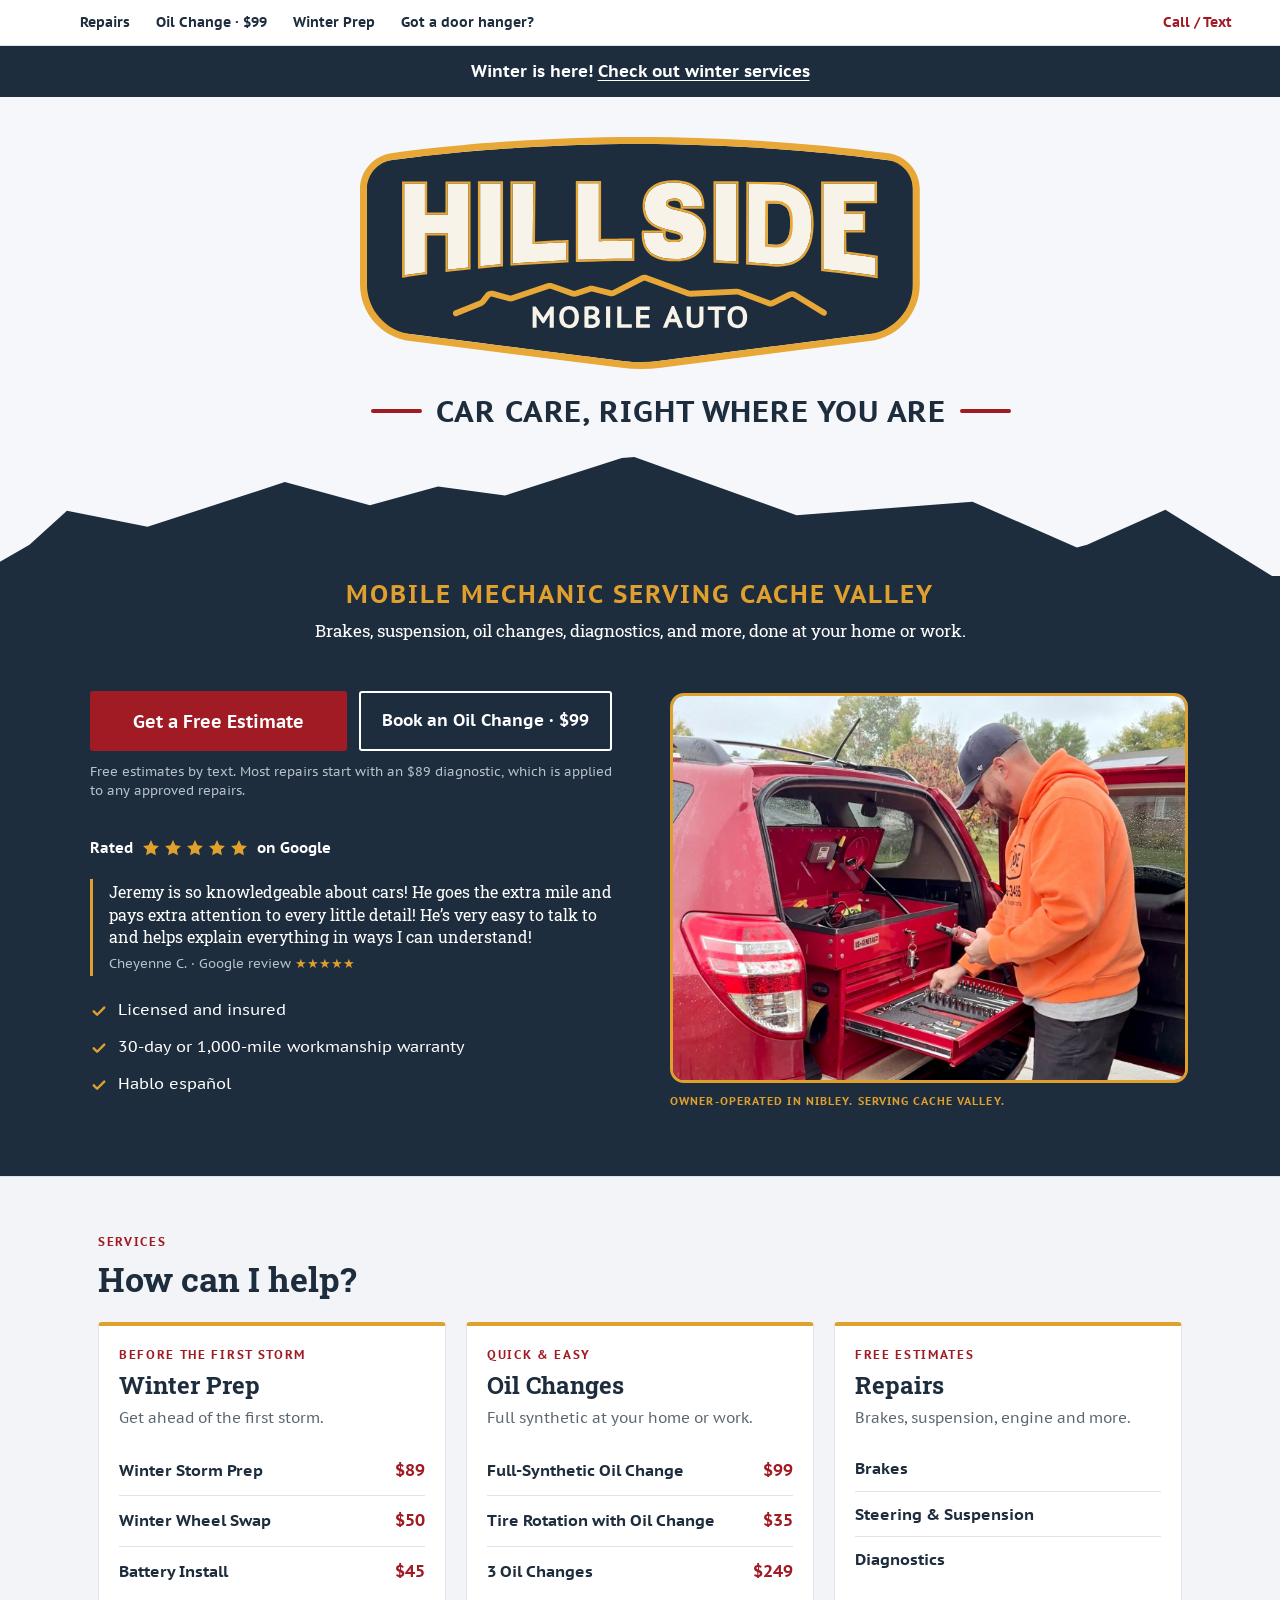
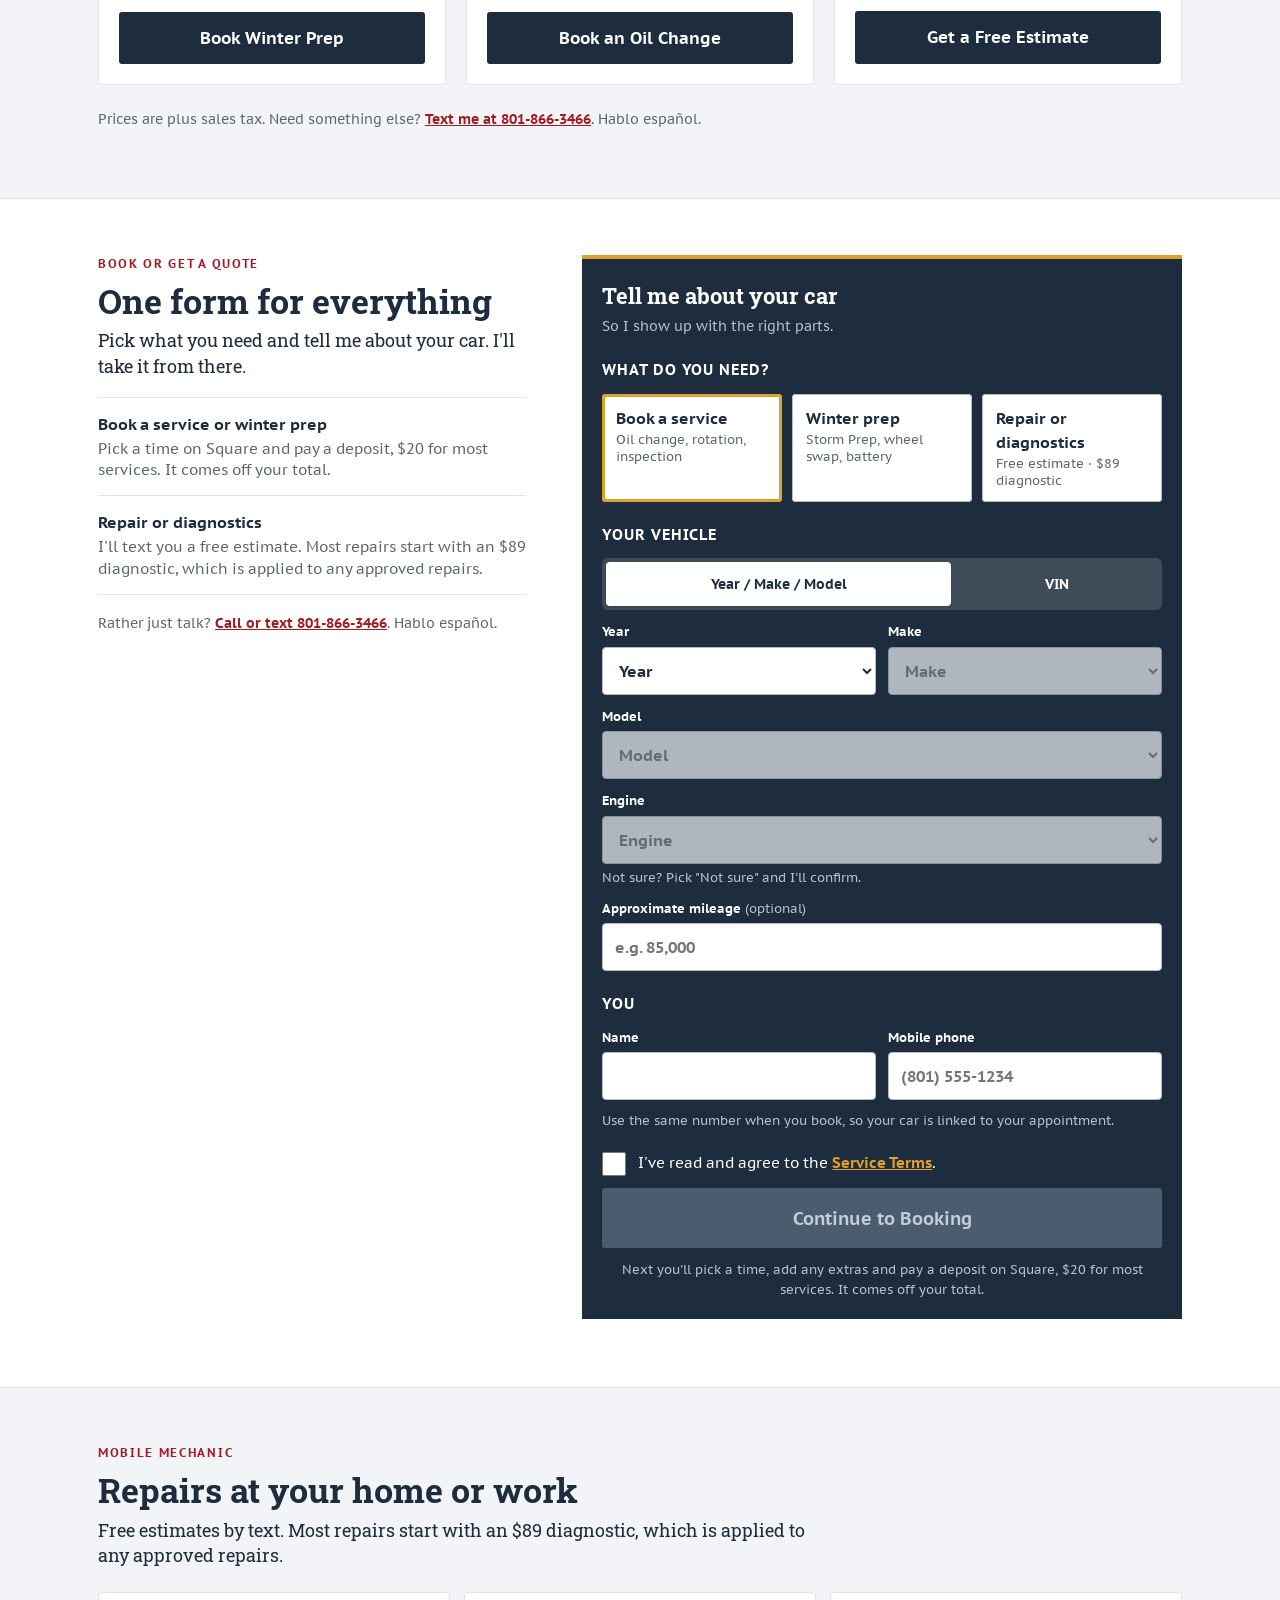
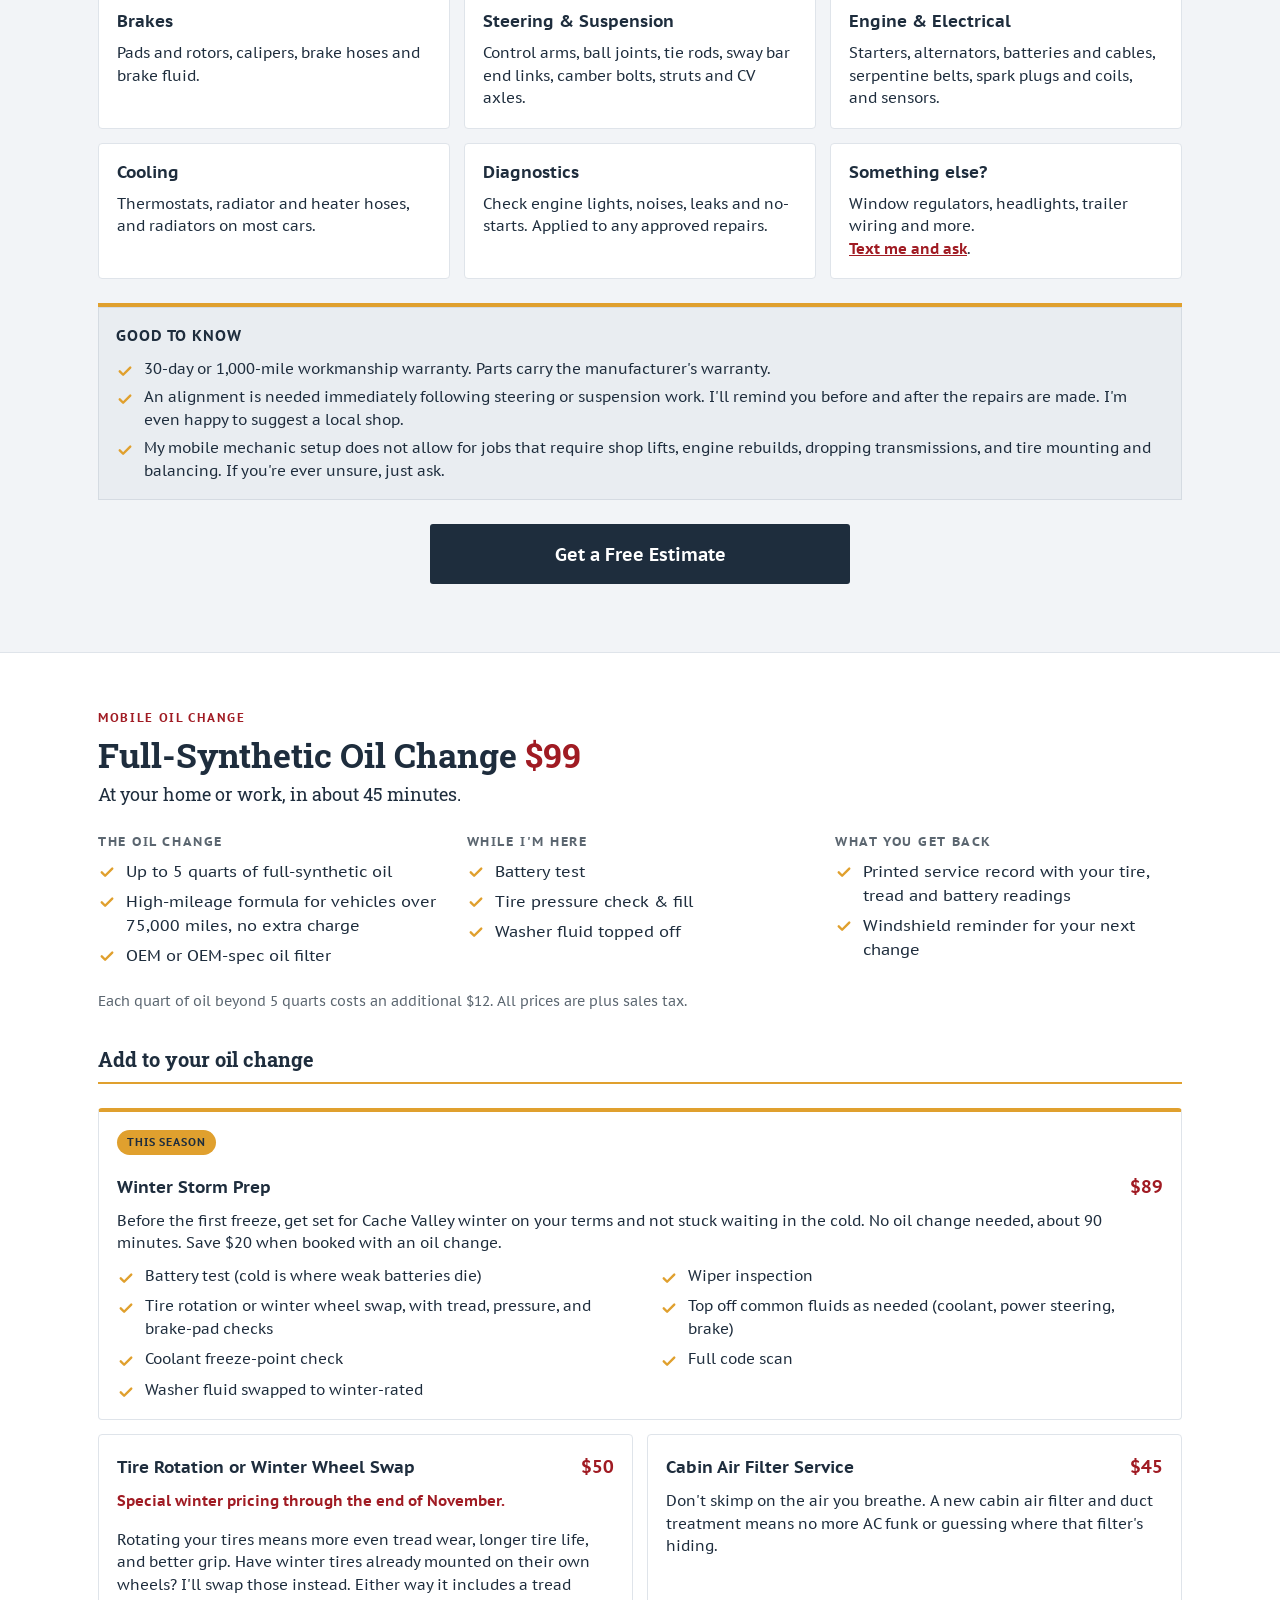
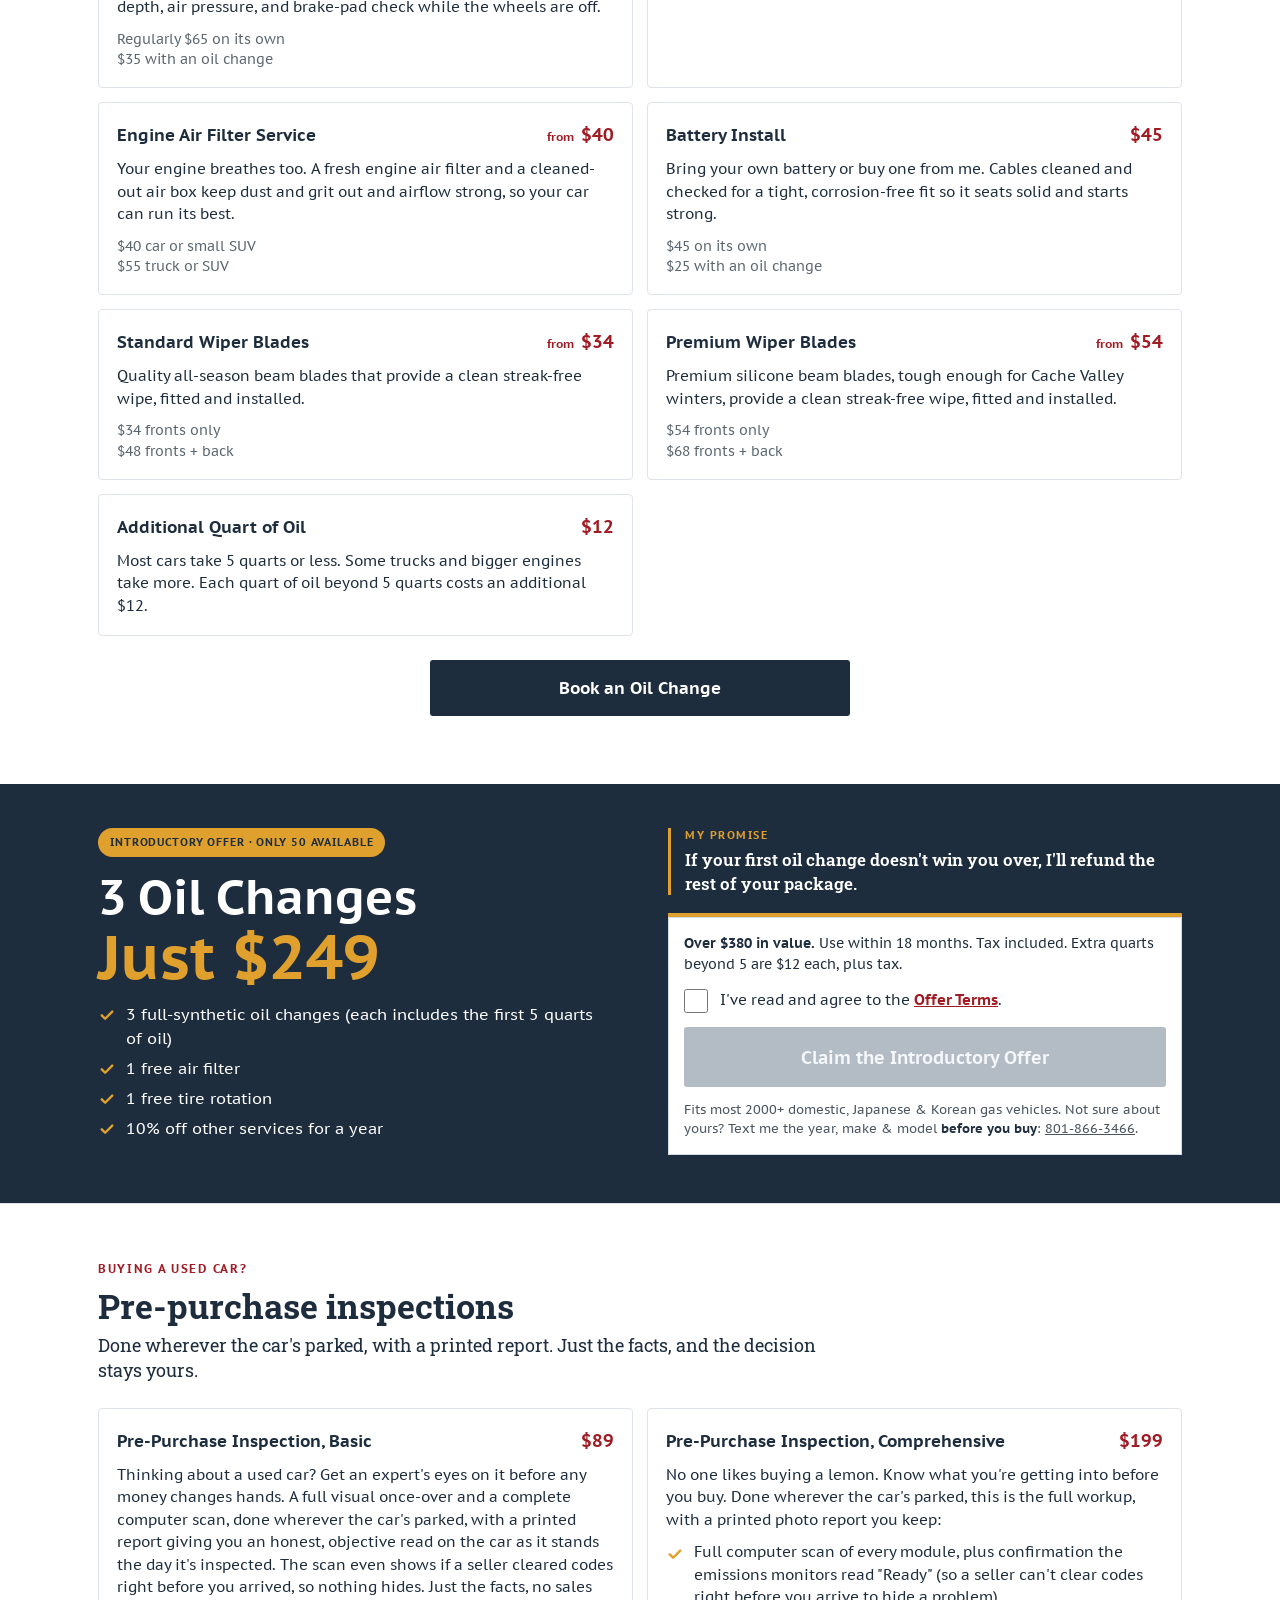
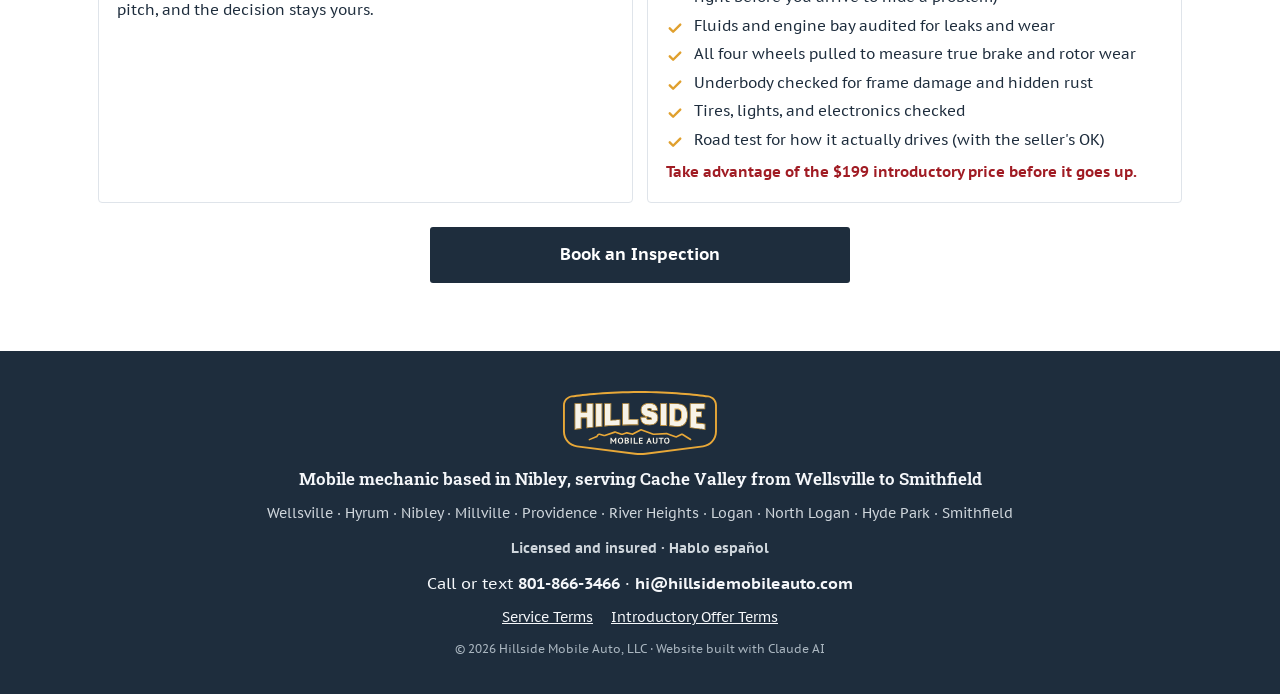
<file: index.html>
<!DOCTYPE html>
<html lang="en">
<head>
<meta charset="UTF-8">
<meta name="viewport" content="width=device-width, initial-scale=1.0">
<title>Mobile Mechanic in Logan &amp; Cache Valley, UT | Hillside Mobile Auto</title>
<meta name="description" content="Mobile mechanic in Logan, Nibley, Providence, Hyrum, Smithfield and across Cache Valley. Brakes, suspension, diagnostics and $99 full-synthetic oil changes at your home or work. Free estimates.">
<link rel="preconnect" href="https://fonts.googleapis.com">
<link rel="preconnect" href="https://fonts.gstatic.com" crossorigin>
<link href="https://fonts.googleapis.com/css2?family=PT+Sans+Caption:wght@400;700&family=Roboto+Slab:wght@400;600;700&display=swap" rel="stylesheet">
<link rel="canonical" href="https://hillsidemobileauto.com/">
<meta property="og:type" content="website">
<meta property="og:url" content="https://hillsidemobileauto.com/">
<meta property="og:title" content="Hillside Mobile Auto: Mobile Mechanic in Cache Valley">
<meta property="og:description" content="Brakes, suspension, oil changes, diagnostics and more, done at your home or work. Free estimates.">
<meta property="og:image" content="https://hillsidemobileauto.com/assets/hero-jeremy.jpg">
<link rel="stylesheet" href="assets/site.css">
<script type="application/ld+json">
{"@context": "https://schema.org", "@type": "AutoRepair", "@id": "https://hillsidemobileauto.com/#business", "name": "Hillside Mobile Auto", "legalName": "Hillside Mobile Auto, LLC", "description": "Mobile mechanic in Cache Valley, Utah: brakes, steering and suspension, starters and alternators, diagnostics, full-synthetic oil changes, winter prep and pre-purchase inspections at your home or work.", "url": "https://hillsidemobileauto.com/", "telephone": "+1-801-866-3466", "email": "hi@hillsidemobileauto.com", "image": "https://hillsidemobileauto.com/assets/hero-jeremy.jpg", "priceRange": "$$", "slogan": "Car Care, Right Where You Are", "knowsLanguage": ["en", "es"], "address": {"@type": "PostalAddress", "addressLocality": "Nibley", "addressRegion": "UT", "postalCode": "84321", "addressCountry": "US"}, "areaServed": [{"@type": "City", "name": "Wellsville, UT"}, {"@type": "City", "name": "Hyrum, UT"}, {"@type": "City", "name": "Nibley, UT"}, {"@type": "City", "name": "Millville, UT"}, {"@type": "City", "name": "Providence, UT"}, {"@type": "City", "name": "River Heights, UT"}, {"@type": "City", "name": "Logan, UT"}, {"@type": "City", "name": "North Logan, UT"}, {"@type": "City", "name": "Hyde Park, UT"}, {"@type": "City", "name": "Smithfield, UT"}, {"@type": "Place", "name": "Cache Valley, Utah"}], "openingHoursSpecification": [{"@type": "OpeningHoursSpecification", "dayOfWeek": ["Monday", "Tuesday", "Wednesday", "Thursday", "Friday", "Saturday"], "opens": "06:00", "closes": "21:00"}], "makesOffer": [{"@type": "Offer", "itemOffered": {"@type": "Service", "name": "Mobile Brake Repair", "description": "Pads, rotors, calipers, brake hoses and brake fluid, done at your home or work. Free estimates."}}, {"@type": "Offer", "itemOffered": {"@type": "Service", "name": "Mobile Steering and Suspension Repair", "description": "Control arms, ball joints, tie rods, sway bar end links, struts and CV axles. Free estimates."}}, {"@type": "Offer", "itemOffered": {"@type": "Service", "name": "Mobile Engine and Electrical Repair", "description": "Starters, alternators, batteries, serpentine belts, spark plugs and coils. Free estimates."}}, {"@type": "Offer", "price": "89", "priceCurrency": "USD", "itemOffered": {"@type": "Service", "name": "Mobile Diagnostics", "description": "Check engine lights, noises, leaks and no-starts. Applied to any approved repairs."}}, {"@type": "Offer", "price": "99", "priceCurrency": "USD", "itemOffered": {"@type": "Service", "name": "Mobile Full-Synthetic Oil Change", "description": "Up to 5 quarts of full-synthetic oil, OEM or OEM-spec filter, battery test and tire pressure check, done at your home or work."}}, {"@type": "Offer", "price": "249", "priceCurrency": "USD", "itemOffered": {"@type": "Service", "name": "Introductory Offer: 3 Oil Changes", "description": "3 full-synthetic oil changes (each includes the first 5 quarts of oil), 1 free air filter, 1 free tire rotation and 10% off other services for a year."}}, {"@type": "Offer", "price": "89", "priceCurrency": "USD", "itemOffered": {"@type": "Service", "name": "Winter Storm Prep"}}, {"@type": "Offer", "price": "50", "priceCurrency": "USD", "itemOffered": {"@type": "Service", "name": "Winter Wheel Swap"}}, {"@type": "Offer", "price": "45", "priceCurrency": "USD", "itemOffered": {"@type": "Service", "name": "Battery Install"}}, {"@type": "Offer", "price": "65", "priceCurrency": "USD", "itemOffered": {"@type": "Service", "name": "Mobile Tire Rotation"}}, {"@type": "Offer", "price": "89", "priceCurrency": "USD", "itemOffered": {"@type": "Service", "name": "Pre-Purchase Inspection, Basic"}}, {"@type": "Offer", "price": "199", "priceCurrency": "USD", "itemOffered": {"@type": "Service", "name": "Pre-Purchase Inspection, Comprehensive"}}]}
</script>
</head>
<body>

<header class="s-head"><span class="s-name">Hillside Mobile Auto</span>
  <a class="badge-link" href="/" aria-label="Hillside Mobile Auto home"><img src="assets/badge.svg" alt="Hillside Mobile Auto" width="907" height="376"></a>
  <nav class="s-nav" aria-label="Main"><a href="#repairs">Repairs</a><a href="#oil-change">Oil Change · $99</a><a href="#winter-prep">Winter Prep</a><a href="#offer">Got a door hanger?</a><a class="o call" href="sms:+18018663466">Call / Text</a></nav>
  <a class="s-text" href="sms:+18018663466">Call / Text</a>
</header>
<div class="bar">
  <a href="#services">Winter is here! <span>Check out winter services</span></a>
  <span class="dot hh" aria-hidden="true">·</span>
  <a class="hh" href="#offer"><span>Got a door hanger?</span></a>
</div>

<main>
  <!-- ============ HERO ============ -->
  <section class="hero3" id="top" aria-labelledby="top-title">
    <div class="logo-band">
      <img class="hbadge" src="assets/badge.svg" alt="Hillside Mobile Auto" width="907" height="376">
      <h1 class="tag" id="top-title">Car Care, Right Where You Are</h1>
    </div>
    <svg class="ridge2" viewBox="0 0 1128 134" preserveAspectRatio="none" aria-hidden="true"><path d="M0,136 L0,117.0 L26,98.0 L59,60.0 L130,78.0 L251,28.0 L326,54.0 L386,33.0 L445,43.0 L548,1.0 L559,0.0 L702,65.0 L857,50.0 L949,101.0 L958,98.0 L1027,59.0 L1125,136.0 L1127,134.0 L1128,136.0Z" fill="#1E2D3D"/></svg>
    <div class="navy-panel">
      <p class="lede"><span class="l1">Mobile mechanic serving Cache Valley</span><span class="l2">Brakes, suspension, oil changes, diagnostics, and more, done at your home or work.</span></p>
      <div class="hero-grid">
      <div class="hero-copy">
        <div class="cta">
        <div class="cta-btns">
          <a class="btn" href="#quote" data-pick="repair">Get a Free Estimate</a>
          <a class="ghost" href="#quote" data-pick="service">Book an Oil Change · $99</a>
        </div>
        <p>Free estimates by text. Most repairs start with an $89 diagnostic, which is applied to any approved repairs.</p>
      </div>
        <a class="stars" href="https://g.page/r/CdzNBZLJ0V1jEBM" target="_blank" rel="noopener"><u>Rated</u><i aria-hidden="true"><svg width="20" height="20" viewBox="0 0 24 24" fill="#E0A02E"><path d="M12 2.5l2.9 6.1 6.6.9-4.8 4.6 1.2 6.6L12 17.6 6.1 20.7l1.2-6.6L2.5 9.5l6.6-.9z"/></svg><svg width="20" height="20" viewBox="0 0 24 24" fill="#E0A02E"><path d="M12 2.5l2.9 6.1 6.6.9-4.8 4.6 1.2 6.6L12 17.6 6.1 20.7l1.2-6.6L2.5 9.5l6.6-.9z"/></svg><svg width="20" height="20" viewBox="0 0 24 24" fill="#E0A02E"><path d="M12 2.5l2.9 6.1 6.6.9-4.8 4.6 1.2 6.6L12 17.6 6.1 20.7l1.2-6.6L2.5 9.5l6.6-.9z"/></svg><svg width="20" height="20" viewBox="0 0 24 24" fill="#E0A02E"><path d="M12 2.5l2.9 6.1 6.6.9-4.8 4.6 1.2 6.6L12 17.6 6.1 20.7l1.2-6.6L2.5 9.5l6.6-.9z"/></svg><svg width="20" height="20" viewBox="0 0 24 24" fill="#E0A02E"><path d="M12 2.5l2.9 6.1 6.6.9-4.8 4.6 1.2 6.6L12 17.6 6.1 20.7l1.2-6.6L2.5 9.5l6.6-.9z"/></svg></i><u>on Google</u></a>
        <blockquote class="review"><p>Jeremy is so knowledgeable about cars! He goes the extra mile and pays extra attention to every little detail! He’s very easy to talk to and helps explain everything in ways I can understand!</p><cite>Cheyenne C. · Google review <span style="color:#E0A02E">★★★★★</span></cite></blockquote>
        <ul class="checks">
        <li>Licensed and insured</li>
        <li>30-day or 1,000-mile workmanship warranty</li>
        <li>Hablo español</li>
      </ul>
      </div>
      <figure class="fig">
      <img src="assets/hero-jeremy.jpg" alt="Jeremy, mobile mechanic, working from the tool chest in the back of his red RAV4" width="1200" height="900">
      <figcaption class="plate"><span class="plate-by">Owner-operated in Nibley. Serving Cache Valley.</span></figcaption>
    </figure>
    </div>
  
    </div>
  </section>

  <!-- ============ SERVICE CARDS ============ -->
  <section id="services" class="sec sec-alt" aria-labelledby="svc-title">
    <div class="wrap">
      <div class="intro"><span class="eyebrow">Services</span><h2 class="h2" id="svc-title">How can I help?</h2></div>
      <div class="cards">
        <article class="card">
          <div class="intro"><span class="eyebrow">Before the first storm</span><h3>Winter Prep</h3><p class="cline">Get ahead of the first storm.</p></div>
          <ul class="rows"><li><div class="r"><b>Winter Storm Prep</b><span class="p">$89</span></div></li><li><div class="r"><b>Winter Wheel Swap</b><span class="p">$50</span></div></li><li><div class="r"><b>Battery Install</b><span class="p">$45</span></div></li></ul>
          <a class="ghost" href="#quote" data-pick="winter">Book Winter Prep</a>
        </article>
        <article class="card">
          <div class="intro"><span class="eyebrow">Quick &amp; Easy</span><h3>Oil Changes</h3><p class="cline">Full synthetic at your home or work.</p></div>
          <ul class="rows"><li><div class="r"><b>Full-Synthetic Oil Change</b><span class="p">$99</span></div></li><li><div class="r"><b>Tire Rotation with Oil Change</b><span class="p">$35</span></div></li><li><div class="r"><b>3 Oil Changes</b><span class="p">$249</span></div></li></ul>
          <a class="ghost" href="#quote" data-pick="service">Book an Oil Change</a>
        </article>
        <article class="card">
          <div class="intro"><span class="eyebrow">Free estimates</span><h3>Repairs</h3><p class="cline">Brakes, suspension, engine and more.</p></div>
          <ul class="rows"><li><div class="r"><b>Brakes</b></div></li><li><div class="r"><b>Steering &amp; Suspension</b></div></li><li><div class="r"><b>Diagnostics</b></div></li></ul>
          <a class="btn" href="#quote" data-pick="repair">Get a Free Estimate</a>
        </article>
      </div>
      <p class="fine">Prices are plus sales tax. Need something else? <a href="sms:+18018663466"><b>Text me at 801-866-3466</b></a>. Hablo español.</p>
    </div>
  </section>

  <!-- ============ THE FORM ============ -->
  <section id="quote" class="sec" aria-labelledby="q-title">
    <div class="wrap">
      <div class="quote">
        <div class="intro" style="gap:18px">
          <div class="intro">
            <span class="eyebrow">Book or get a quote</span>
            <h2 class="h2" id="q-title">One form for everything</h2>
            <p class="sub">Pick what you need and tell me about your car. I'll take it from there.</p>
          </div>
          <ul class="how">
            <li><b>Book a service or winter prep</b><span>Pick a time on Square and pay a deposit, $20 for most services. It comes off your total.</span></li>
            <li><b>Repair or diagnostics</b><span>I'll text you a free estimate. Most repairs start with an $89 diagnostic, which is applied to any approved repairs.</span></li>
          </ul>
          <p class="fine">Rather just talk? <a href="sms:+18018663466"><b>Call or text 801-866-3466</b></a>. Hablo español.</p>
        </div>

        <form class="panel form" id="picker" onsubmit="return false" novalidate aria-labelledby="pk-title">
          <div class="intro" style="gap:4px"><h2 id="pk-title">Tell me about your car</h2><p class="fine">So I show up with the right parts.</p></div>

          <div class="step">
            <h3 class="step-h" id="need-h">What do you need?</h3>
            <div class="choices" role="group" aria-labelledby="need-h">
              <button type="button" class="choice" data-choice="service" aria-pressed="true"><b>Book a service</b><small>Oil change, rotation, inspection</small></button>
              <button type="button" class="choice" data-choice="winter" aria-pressed="false"><b>Winter prep</b><small>Storm Prep, wheel swap, battery</small></button>
              <button type="button" class="choice" data-choice="repair" aria-pressed="false"><b>Repair or diagnostics</b><small>Free estimate · $89 diagnostic</small></button>
            </div>
          </div>

          <div class="step">
            <h3 class="step-h">Your vehicle</h3>
            <div class="tabs" role="tablist" aria-label="How to enter your vehicle">
              <button type="button" role="tab" id="tabYmm" aria-selected="true" aria-controls="ymm">Year / Make / Model</button>
              <button type="button" role="tab" id="tabVin" aria-selected="false" aria-controls="vinStep" tabindex="-1">VIN</button>
            </div>
            <div class="two ymm" id="ymm" role="tabpanel" aria-labelledby="tabYmm">
              <label>Year<select id="year" required><option value="">Year</option></select></label>
              <label>Make<select id="make" required disabled><option value="">Make</option></select></label>
              <label class="full">Model<select id="model" required disabled><option value="">Model</option></select></label>
              <label class="full">Engine<select id="engine" required disabled><option value="">Engine</option></select>
                <span class="hint">Not sure? Pick "Not sure" and I'll confirm.</span></label>
              <label class="full" id="otherWrap" hidden><span id="otherLabel">Make and model</span><input id="other" autocomplete="off" placeholder="e.g. Volkswagen Jetta">
                <span class="hint">For repairs I'll look at most cars. Tell me what you drive.</span></label>
            </div>
            <div id="vinStep" role="tabpanel" aria-labelledby="tabVin" hidden>
              <label>17-character VIN<input id="vin" maxlength="17" autocomplete="off" autocapitalize="characters" spellcheck="false" placeholder="e.g. 4T1B11HK5JU123456">
                <span class="hint">Most accurate. It's on your insurance card, registration, or the driver's side of the dashboard.</span></label>
            </div>
            <div class="vehicle-chip" id="chip" aria-live="polite"></div>
            <div class="status" id="vstatus" role="status"></div>
            <label><span>Approximate mileage <span class="opt">(optional)</span></span><input id="miles" inputmode="numeric" placeholder="e.g. 85,000"></label>
          </div>

          <div class="step" id="repairBox" hidden>
            <h3 class="step-h">What's going on?</h3>
            <label>Tell me what you're noticing, and what you think it needs if you know<textarea id="desc" rows="4" maxlength="1500" placeholder="e.g. Grinding from the front when I brake. Might be pads and rotors."></textarea></label>
            <div class="infobox"><b>Estimates are free.</b> Most repairs start with an <b>$89 diagnostic</b>, which is applied to any approved repairs. The $89 is paid at the visit. If I find something different, I'll check with you before doing anything.</div>
          </div>

          <label class="agree" id="winterBox" hidden><input type="checkbox" id="winterWheels"> <span>I have winter wheels for a swap <span class="opt">(already mounted on their own rims)</span></span></label>

          <div class="step">
            <h3 class="step-h">You</h3>
            <div class="two">
              <label>Name<input id="name" autocomplete="name" required></label>
              <label>Mobile phone<input id="phone" type="tel" autocomplete="tel" inputmode="tel" placeholder="(801) 555-1234" required></label>
            </div>
            <span class="hint" id="hintBook">Use the same number when you book, so your car is linked to your appointment.</span>
            <span class="hint" id="hintRepair" hidden>This is the number I'll text with questions and your estimate.</span>
            <label id="townWrap" hidden>Where's the car?<select id="town"><option value="">Pick your town</option><option>Wellsville</option><option>Hyrum</option><option>Nibley</option><option>Millville</option><option>Providence</option><option>River Heights</option><option>Logan</option><option>North Logan</option><option>Hyde Park</option><option>Smithfield</option><option>Somewhere else</option></select></label>
            <div class="hp" aria-hidden="true"><label>Website<input id="website" tabindex="-1" autocomplete="off"></label></div>
          </div>

          <div class="step" id="sendStep">
            <label class="agree"><input type="checkbox" id="agreeService"> <span>I've read and agree to the <a href="/terms.html" target="_blank" rel="noopener">Service Terms</a>.</span></label>
            <div class="status" id="fstatus" role="alert"></div>
            <button class="btn" id="go" type="submit" disabled>Continue to Booking</button>
            <p class="after" id="after">Next you'll pick a time, add any extras and pay a deposit on Square, $20 for most services. It comes off your total.</p>
          </div>
          <div class="done" id="done" hidden tabindex="-1">
            <b>Got it. Your estimate request is in.</b>
            <span>I'll text you an estimate and we'll set a time. Photos help: text them to <a href="sms:+18018663466">801-866-3466</a>.</span>
          </div>
        </form>
      </div>
    </div>
  </section>

  <!-- ============ REPAIRS ============ -->
  <section id="repairs" class="sec sec-alt" aria-labelledby="rep-title">
    <div class="wrap">
      <div class="intro"><span class="eyebrow">Mobile mechanic</span><h2 class="h2" id="rep-title">Repairs at your home or work</h2><p class="sub">Free estimates by text. Most repairs start with an $89 diagnostic, which is applied to any approved repairs.</p></div>
      <div class="grid g3">
        <article class="svc"><div class="svc-top"><h4>Brakes</h4></div><p>Pads and rotors, calipers, brake hoses and brake fluid.</p></article>
        <article class="svc"><div class="svc-top"><h4>Steering &amp; Suspension</h4></div><p>Control arms, ball joints, tie rods, sway bar end links, camber bolts, struts and CV axles.</p></article>
        <article class="svc"><div class="svc-top"><h4>Engine &amp; Electrical</h4></div><p>Starters, alternators, batteries and cables, serpentine belts, spark plugs and coils, and sensors.</p></article>
        <article class="svc"><div class="svc-top"><h4>Cooling</h4></div><p>Thermostats, radiator and heater hoses, and radiators on most cars.</p></article>
        <article class="svc"><div class="svc-top"><h4>Diagnostics</h4></div><p>Check engine lights, noises, leaks and no-starts. Applied to any approved repairs.</p></article>
        <article class="svc"><div class="svc-top"><h4>Something else?</h4></div><p>Window regulators, headlights, trailer wiring and more.<br><a href="sms:+18018663466"><b>Text me and ask</b></a>.</p></article>
      </div>
      <div class="panel know">
        <h3>Good to know</h3>
        <ul class="checks sm">
          <li>30-day or 1,000-mile workmanship warranty. Parts carry the manufacturer's warranty.</li>
          <li>An alignment is needed immediately following steering or suspension work. I'll remind you before and after the repairs are made. I'm even happy to suggest a local shop.</li>
          <li>My mobile mechanic setup does not allow for jobs that require shop lifts, engine rebuilds, dropping transmissions, and tire mounting and balancing. If you're ever unsure, just ask.</li>
        </ul>
      </div>
      <div class="center"><a class="btn" href="#quote" data-pick="repair">Get a Free Estimate</a></div>
    </div>
  </section>

  <!-- ============ OIL CHANGE AND ADD-ONS ============ -->
  <section id="oil-change" class="sec" aria-labelledby="oc-title">
    <div class="wrap">
      <div class="intro"><span class="eyebrow">Mobile oil change</span><h2 class="h2" id="oc-title">Full-Synthetic Oil Change <span class="price">$99</span></h2><p class="sub">At your home or work, in about 45 minutes.</p></div>
      <div class="incl">
        <div><h3>The oil change</h3><ul class="checks"><li>Up to 5 quarts of full-synthetic oil</li><li>High-mileage formula for vehicles over 75,000 miles, no extra charge</li><li>OEM or OEM-spec oil filter</li></ul></div>
        <div><h3>While I'm here</h3><ul class="checks"><li>Battery test</li><li>Tire pressure check &amp; fill</li><li>Washer fluid topped off</li></ul></div>
        <div><h3>What you get back</h3><ul class="checks"><li>Printed service record with your tire, tread and battery readings</li><li>Windshield reminder for your next change</li></ul></div>
      </div>
      <p class="fine">Each quart of oil beyond 5 quarts costs an additional $12. All prices are plus sales tax.</p>
      <h3 class="grp-h">Add to your oil change</h3>
      <div class="grid g2">
        <article class="svc season" id="winter-prep"><span class="chip2">This season</span><div class="svc-top"><h4>Winter Storm Prep</h4><span class="svc-price">$89</span></div><p>Before the first freeze, get set for Cache Valley winter on your terms and not stuck waiting in the cold. No oil change needed, about 90 minutes. Save $20 when booked with an oil change.</p>
          <ul class="checks sm two"><li>Battery test (cold is where weak batteries die)</li><li>Tire rotation or winter wheel swap, with tread, pressure, and brake-pad checks</li><li>Coolant freeze-point check</li><li>Washer fluid swapped to winter-rated</li><li>Wiper inspection</li><li>Top off common fluids as needed (coolant, power steering, brake)</li><li>Full code scan</li></ul></article>
        <article class="svc"><div class="svc-top"><h4>Tire Rotation or Winter Wheel Swap</h4><span class="svc-price">$50</span></div><p class="promo">Special winter pricing through the end of November.</p><p>Rotating your tires means more even tread wear, longer tire life, and better grip. Have winter tires already mounted on their own wheels? I'll swap those instead. Either way it includes a tread depth, air pressure, and brake-pad check while the wheels are off.</p><p class="note">Regularly $65 on its own<br>$35 with an oil change</p></article>
        <article class="svc"><div class="svc-top"><h4>Cabin Air Filter Service</h4><span class="svc-price">$45</span></div><p>Don't skimp on the air you breathe. A new cabin air filter and duct treatment means no more AC funk or guessing where that filter's hiding.</p></article>
        <article class="svc"><div class="svc-top"><h4>Engine Air Filter Service</h4><span class="svc-price"><small class="from">from</small> $40</span></div><p>Your engine breathes too. A fresh engine air filter and a cleaned-out air box keep dust and grit out and airflow strong, so your car can run its best.</p><p class="note">$40 car or small SUV<br>$55 truck or SUV</p></article>
        <article class="svc"><div class="svc-top"><h4>Battery Install</h4><span class="svc-price">$45</span></div><p>Bring your own battery or buy one from me. Cables cleaned and checked for a tight, corrosion-free fit so it seats solid and starts strong.</p><p class="note">$45 on its own<br>$25 with an oil change</p></article>
        <article class="svc"><div class="svc-top"><h4>Standard Wiper Blades</h4><span class="svc-price"><small class="from">from</small> $34</span></div><p>Quality all-season beam blades that provide a clean streak-free wipe, fitted and installed.</p><p class="note">$34 fronts only<br>$48 fronts + back</p></article>
        <article class="svc"><div class="svc-top"><h4>Premium Wiper Blades</h4><span class="svc-price"><small class="from">from</small> $54</span></div><p>Premium silicone beam blades, tough enough for Cache Valley winters, provide a clean streak-free wipe, fitted and installed.</p><p class="note">$54 fronts only<br>$68 fronts + back</p></article>
        <article class="svc"><div class="svc-top"><h4>Additional Quart of Oil</h4><span class="svc-price">$12</span></div><p>Most cars take 5 quarts or less. Some trucks and bigger engines take more. Each quart of oil beyond 5 quarts costs an additional $12.</p></article>
      </div>
      <div class="center"><a class="ghost" href="#quote" data-pick="service">Book an Oil Change</a></div>
    </div>
  </section>

  <!-- ============ INTRODUCTORY OFFER (door hanger link and QR land here) ============ -->
  <section id="offer" class="sec sec-alt" aria-labelledby="offer-title">
    <div class="wrap">
      <div class="offer">
        <div class="offer-copy">
          <div class="pitch">
            <span class="chip">Introductory Offer · Only 50 Available</span>
            <h2 class="offer-h" id="offer-title">3 Oil Changes<span>Just $249</span></h2>
            <ul class="checks"><li>3 full-synthetic oil changes (each includes the first 5 quarts of oil)</li><li>1 free air filter</li><li>1 free tire rotation</li><li>10% off other services for a year</li></ul>
          </div>
          <div class="buy-col"><p class="promise"><span>My promise</span>If your first oil change doesn't win you over, I'll refund the rest of your package.</p>
          <div class="panel buy">
            <p><b>Over $380 in value.</b> Use within 18 months. Tax included. Extra quarts beyond 5 are $12 each, plus tax.</p>
            <label class="agree"><input type="checkbox" id="agreeOffer"> <span>I've read and agree to the <a href="/introductory-offer-terms.html" target="_blank" rel="noopener">Offer Terms</a>.</span></label>
            <a class="btn is-off" id="claim" href="https://square.link/u/TLJPELes" aria-disabled="true">Claim the Introductory Offer</a>
            <p class="elig">Fits most 2000+ domestic, Japanese &amp; Korean gas vehicles. Not sure about yours? Text me the year, make &amp; model <b>before you buy</b>: <a href="sms:+18018663466">801-866-3466</a>.</p>
          </div>
          </div>
        </div>
        
      </div>
    </div>
  </section>
<!-- ============ INSPECTIONS ============ -->
  <section id="inspections" class="sec" aria-labelledby="ins-title">
    <div class="wrap">
      <div class="intro"><span class="eyebrow">Buying a used car?</span><h2 class="h2" id="ins-title">Pre-purchase inspections</h2><p class="sub">Done wherever the car's parked, with a printed report. Just the facts, and the decision stays yours.</p></div>
      <div class="grid g2">
        <article class="svc"><div class="svc-top"><h4>Pre-Purchase Inspection, Basic</h4><span class="svc-price">$89</span></div><p>Thinking about a used car? Get an expert's eyes on it before any money changes hands. A full visual once-over and a complete computer scan, done wherever the car's parked, with a printed report giving you an honest, objective read on the car as it stands the day it's inspected. The scan even shows if a seller cleared codes right before you arrived, so nothing hides. Just the facts, no sales pitch, and the decision stays yours.</p></article>
        <article class="svc"><div class="svc-top"><h4>Pre-Purchase Inspection, Comprehensive</h4><span class="svc-price">$199</span></div><p>No one likes buying a lemon. Know what you're getting into before you buy. Done wherever the car's parked, this is the full workup, with a printed photo report you keep:</p>
          <ul class="checks sm"><li>Full computer scan of every module, plus confirmation the emissions monitors read "Ready" (so a seller can't clear codes right before you arrive to hide a problem)</li><li>Fluids and engine bay audited for leaks and wear</li><li>All four wheels pulled to measure true brake and rotor wear</li><li>Underbody checked for frame damage and hidden rust</li><li>Tires, lights, and electronics checked</li><li>Road test for how it actually drives (with the seller's OK)</li></ul>
          <p class="save">Take advantage of the $199 introductory price before it goes up.</p></article>
      </div>
      <div class="center"><a class="ghost" href="#quote" data-pick="service">Book an Inspection</a></div>
    </div>
  </section>

  </main>

<footer>
  <div class="foot">
    <div class="foot-in">
      <img src="assets/badge.svg" alt="Hillside Mobile Auto" width="907" height="376" loading="lazy">
      <p class="area">Mobile mechanic based in Nibley, serving Cache Valley from Wellsville to Smithfield</p>
      <p class="towns">Wellsville · Hyrum · Nibley · Millville · Providence · River Heights · Logan · North Logan · Hyde Park · Smithfield</p>
      <p class="insured">Licensed and insured · Hablo español</p>
      <p class="contact">Call or text <a href="sms:+18018663466">801-866-3466</a> · <a href="mailto:hi@hillsidemobileauto.com">hi@hillsidemobileauto.com</a></p>
      <p class="links"><a href="/terms.html">Service Terms</a><a href="/introductory-offer-terms.html">Introductory Offer Terms</a></p>
      <p class="copy-r">© 2026 Hillside Mobile Auto, LLC · Website built with Claude AI</p>
    </div>
  </div>
</footer>

<script src="assets/home.js"></script>
</body>
</html>
</file>
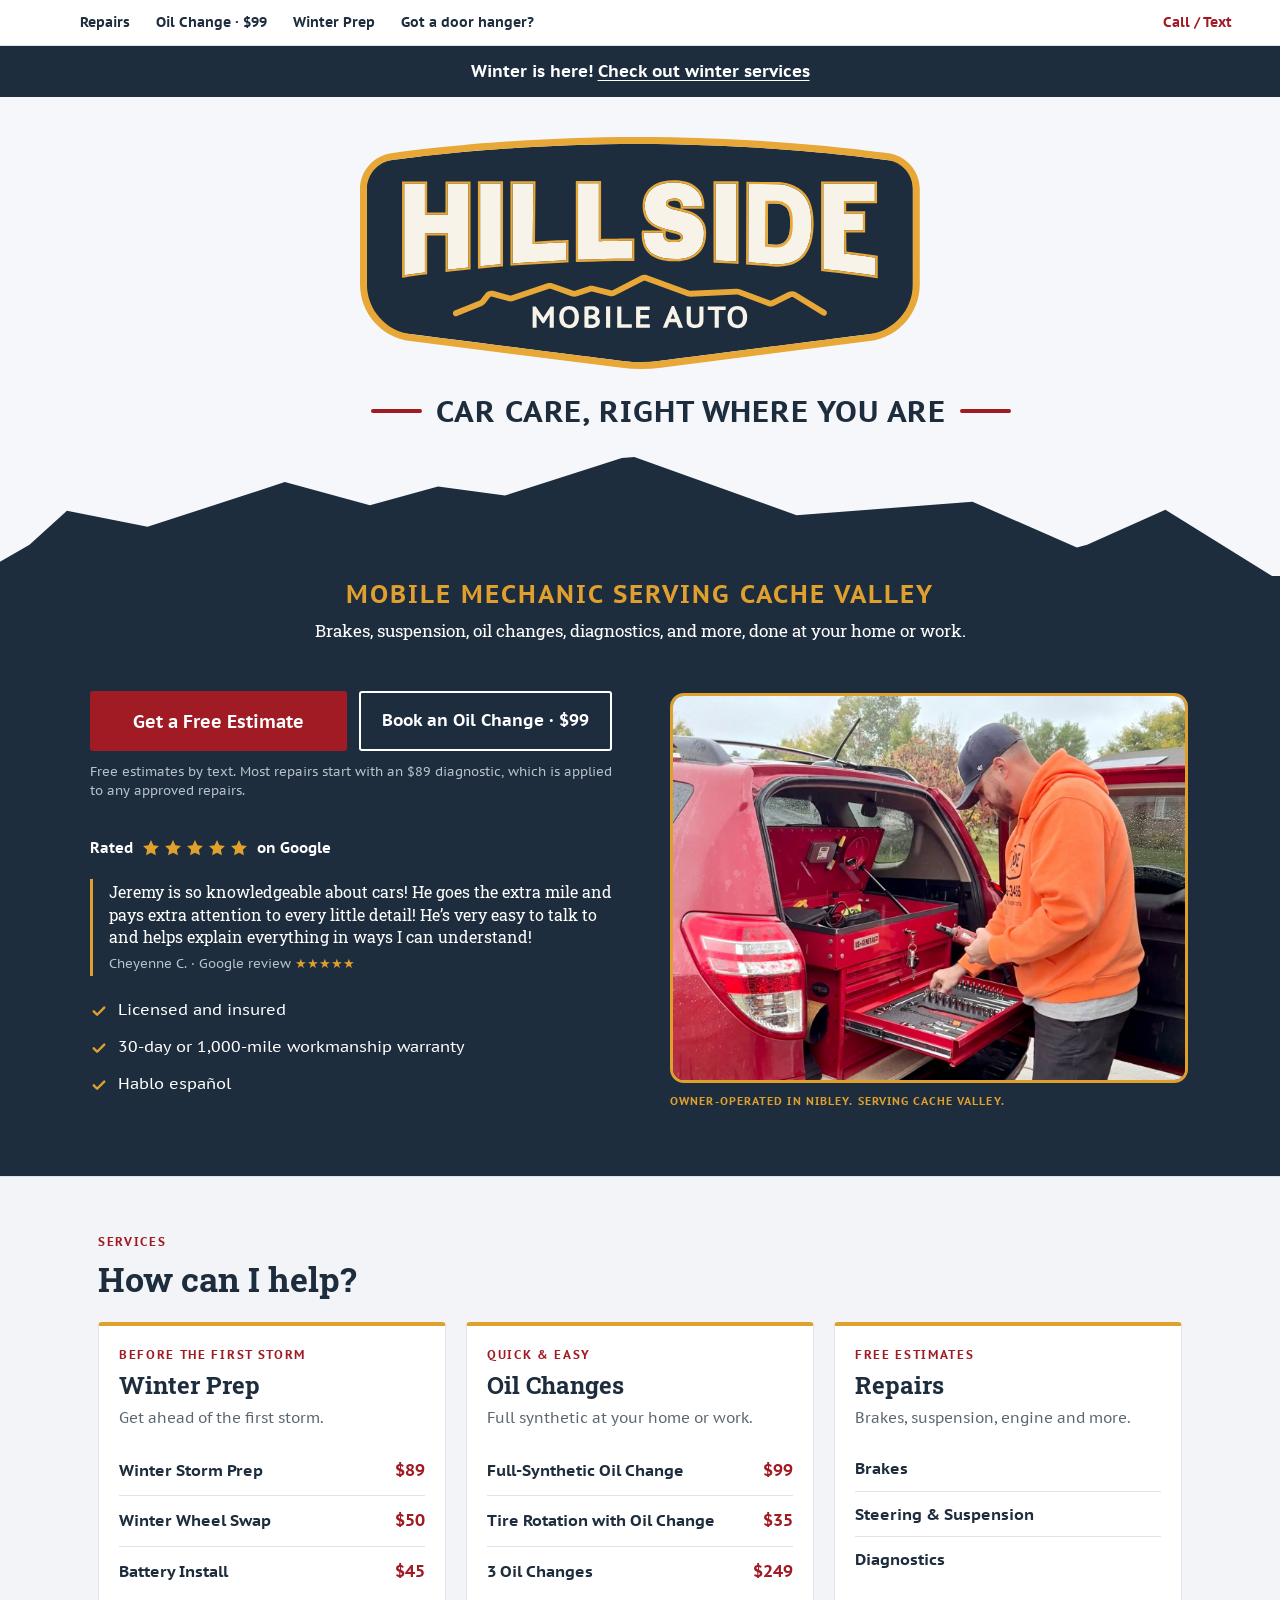
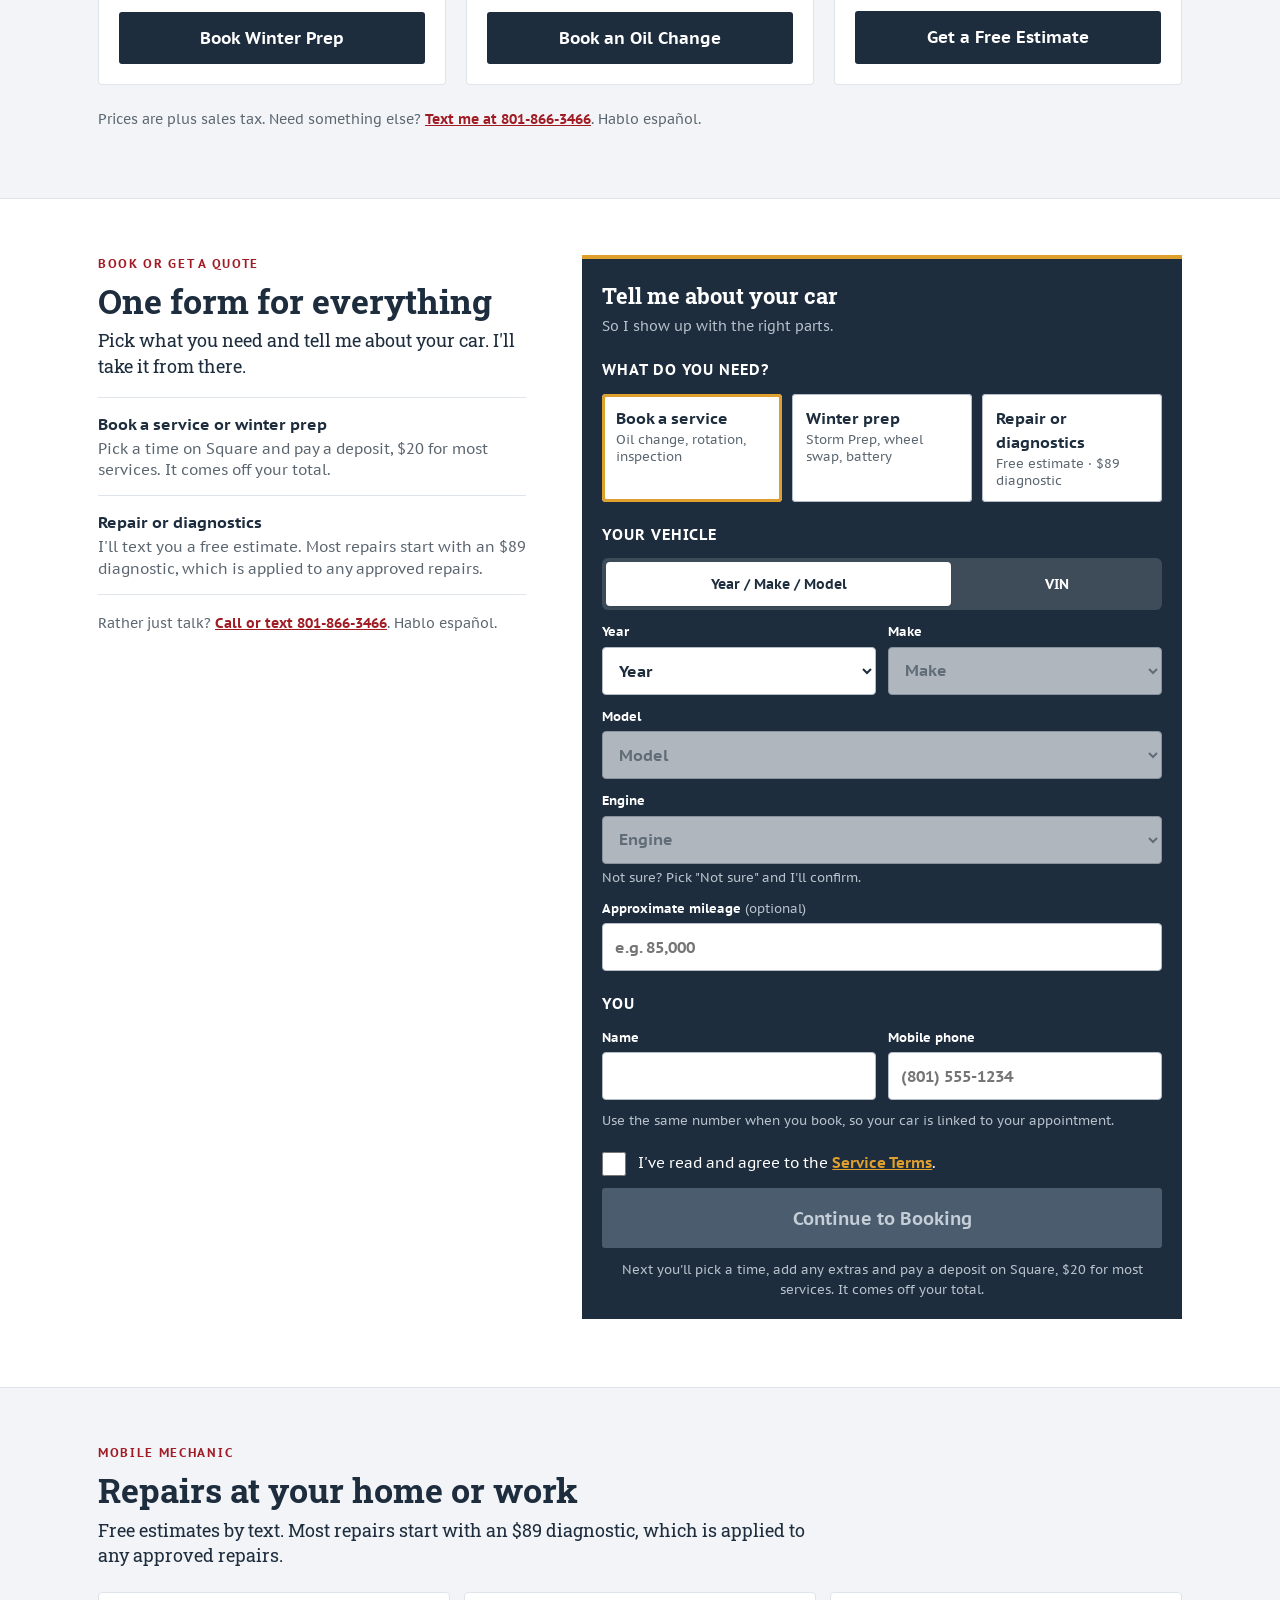
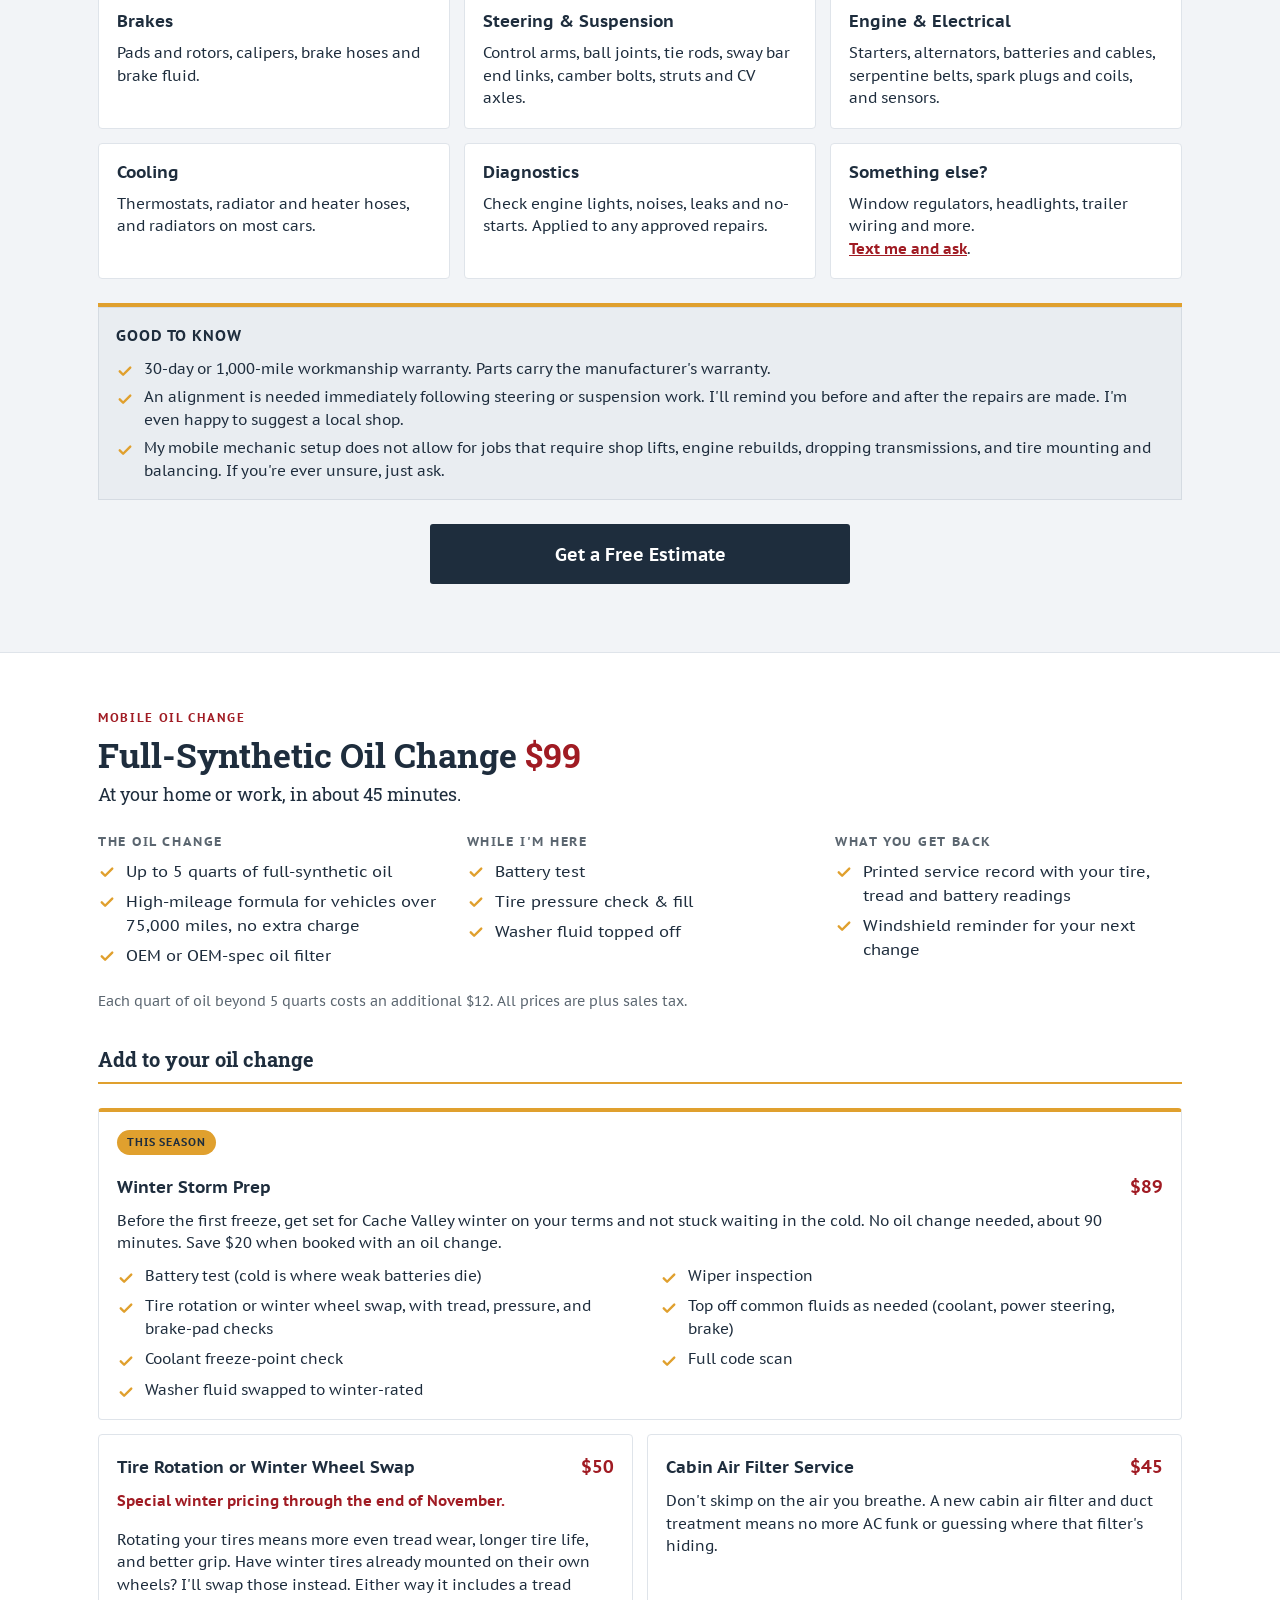
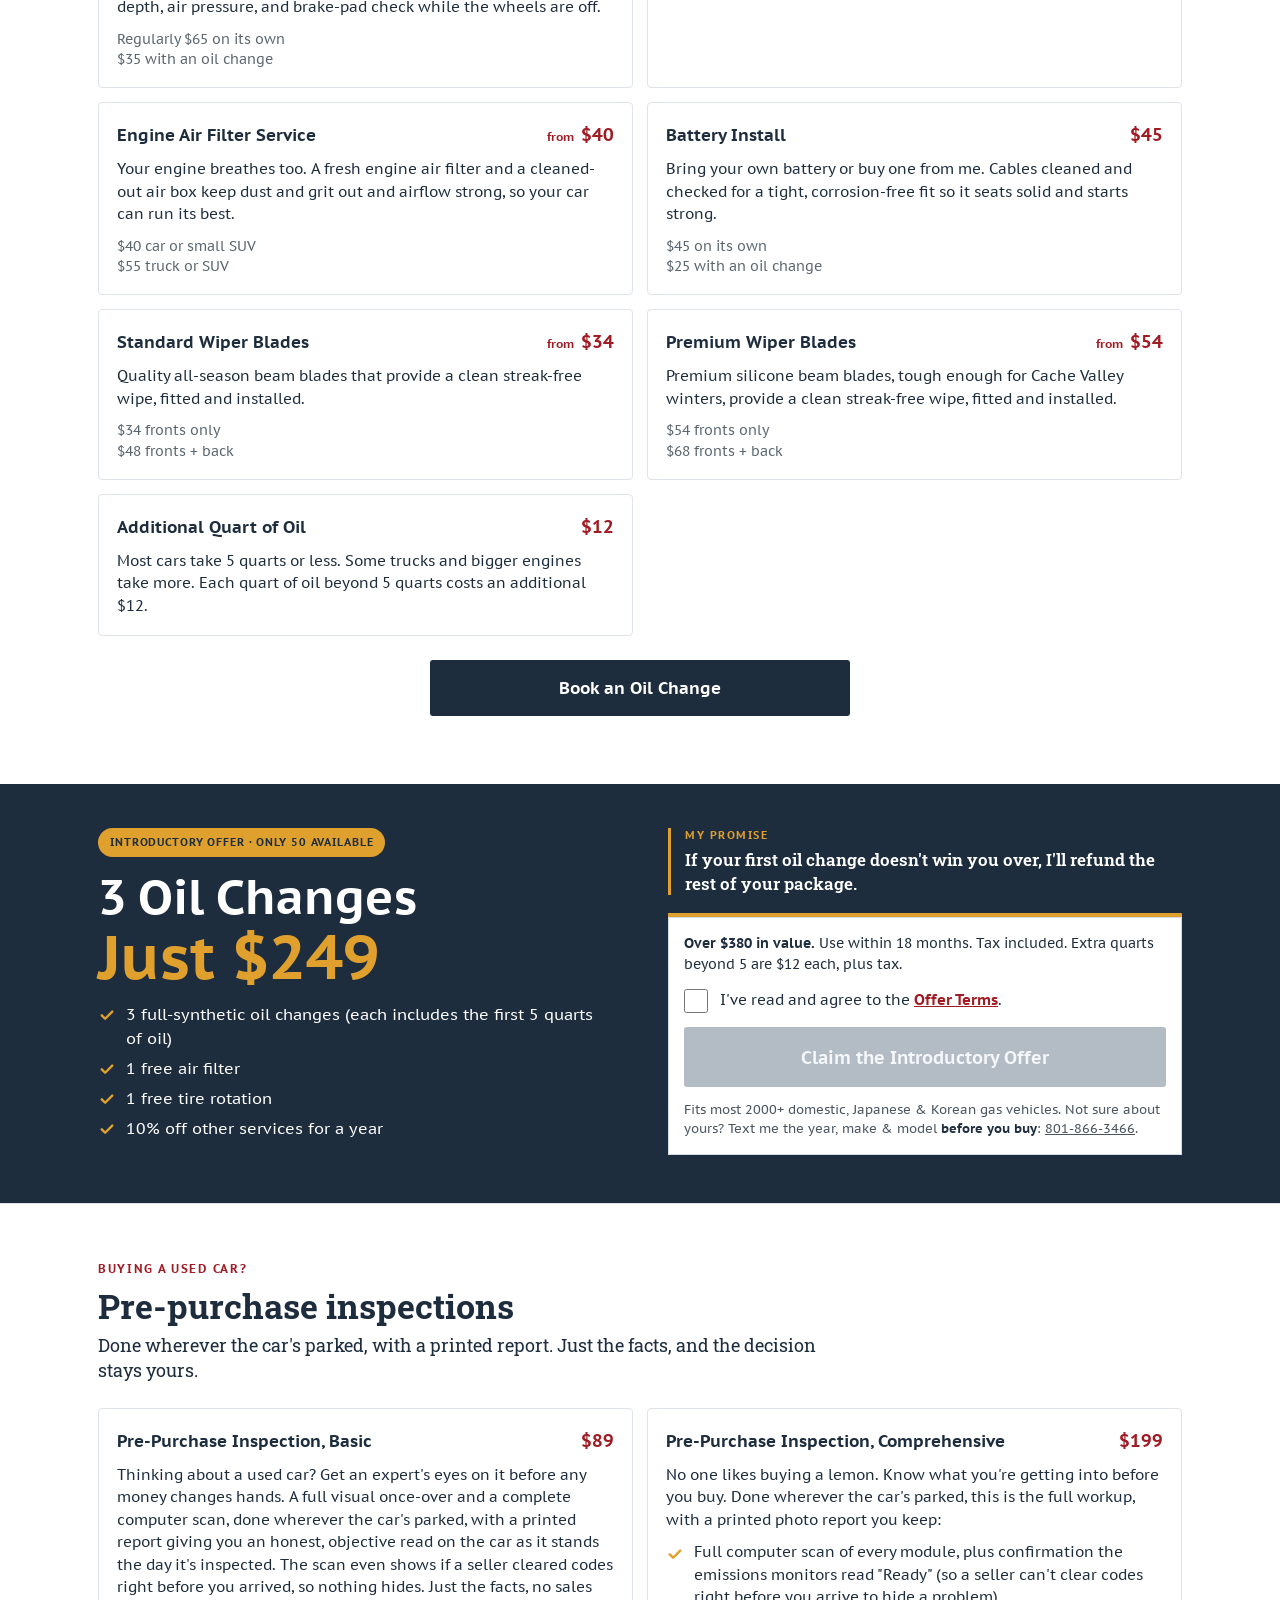
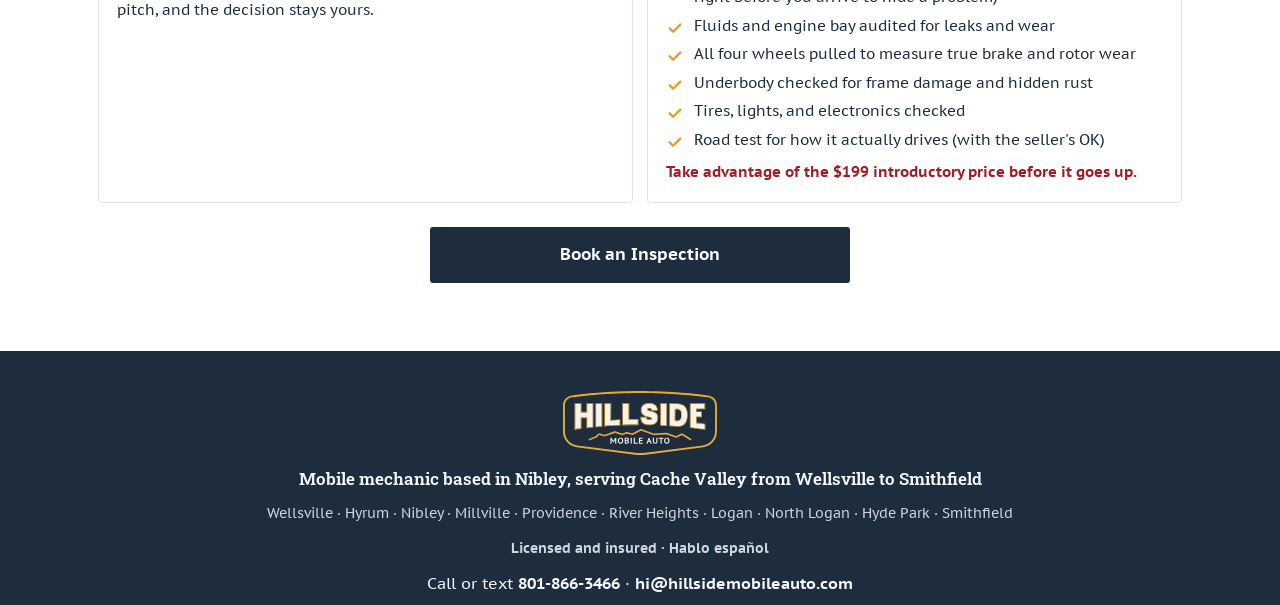
<file: home-test.html>
<!DOCTYPE html>
<html lang="en"><head><meta charset="UTF-8"><meta name="robots" content="noindex"><meta http-equiv="refresh" content="0; url=/"><link rel="canonical" href="https://hillsidemobileauto.com/"><title>Hillside Mobile Auto</title></head>
<body><p><a href="/">Go to Hillside Mobile Auto</a></p></body></html>
</file>
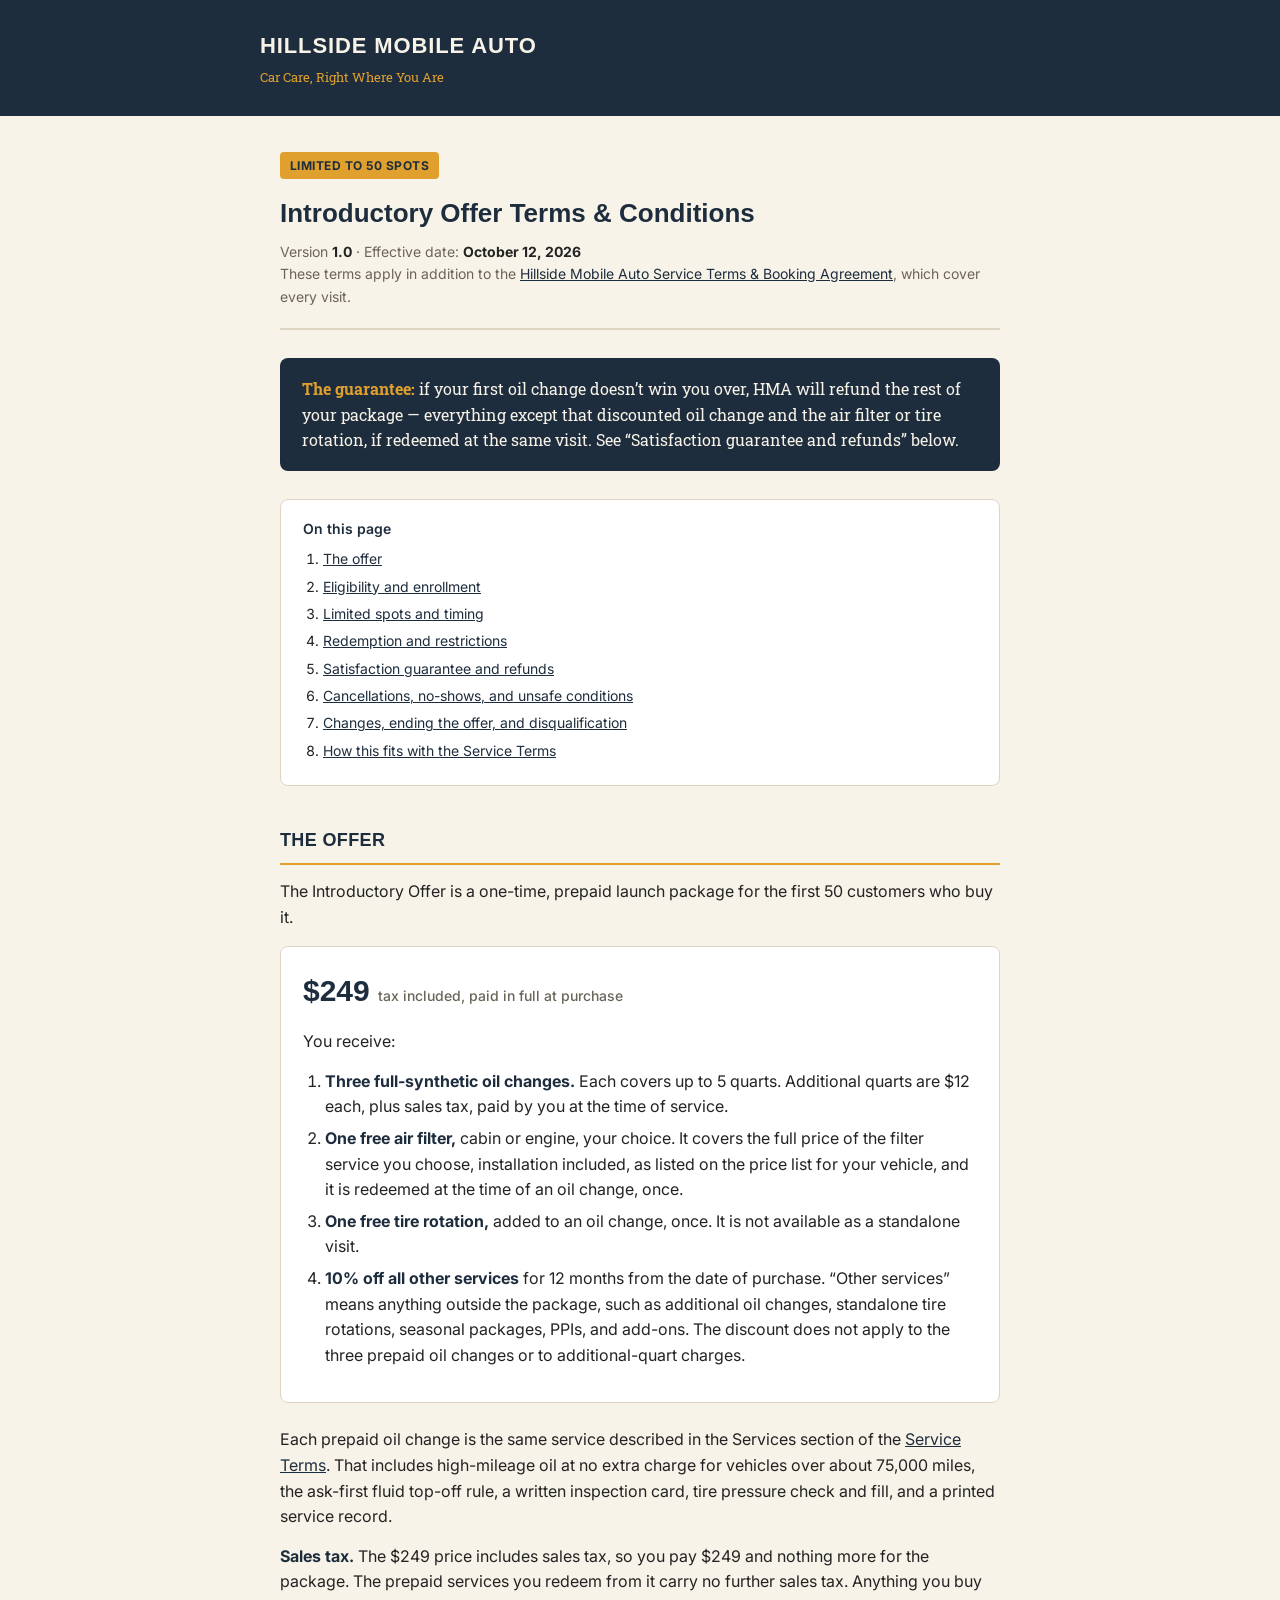
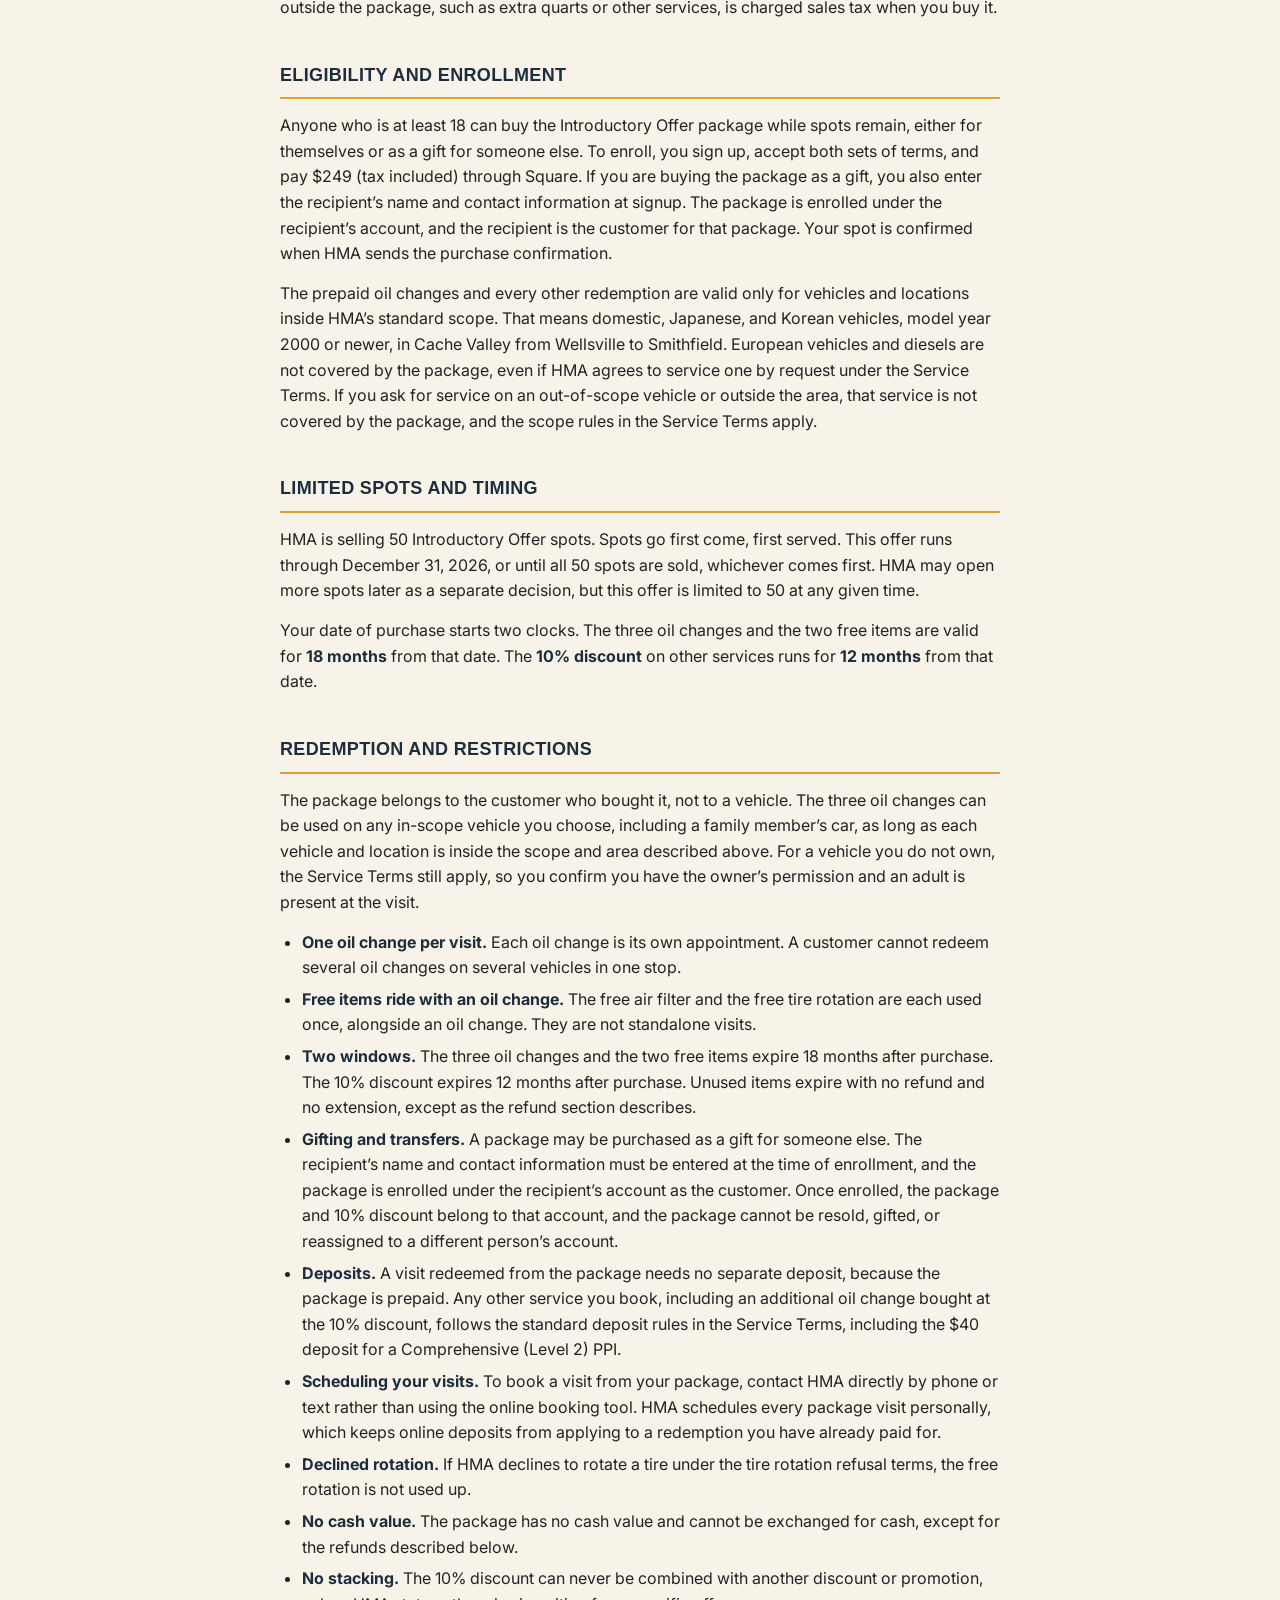
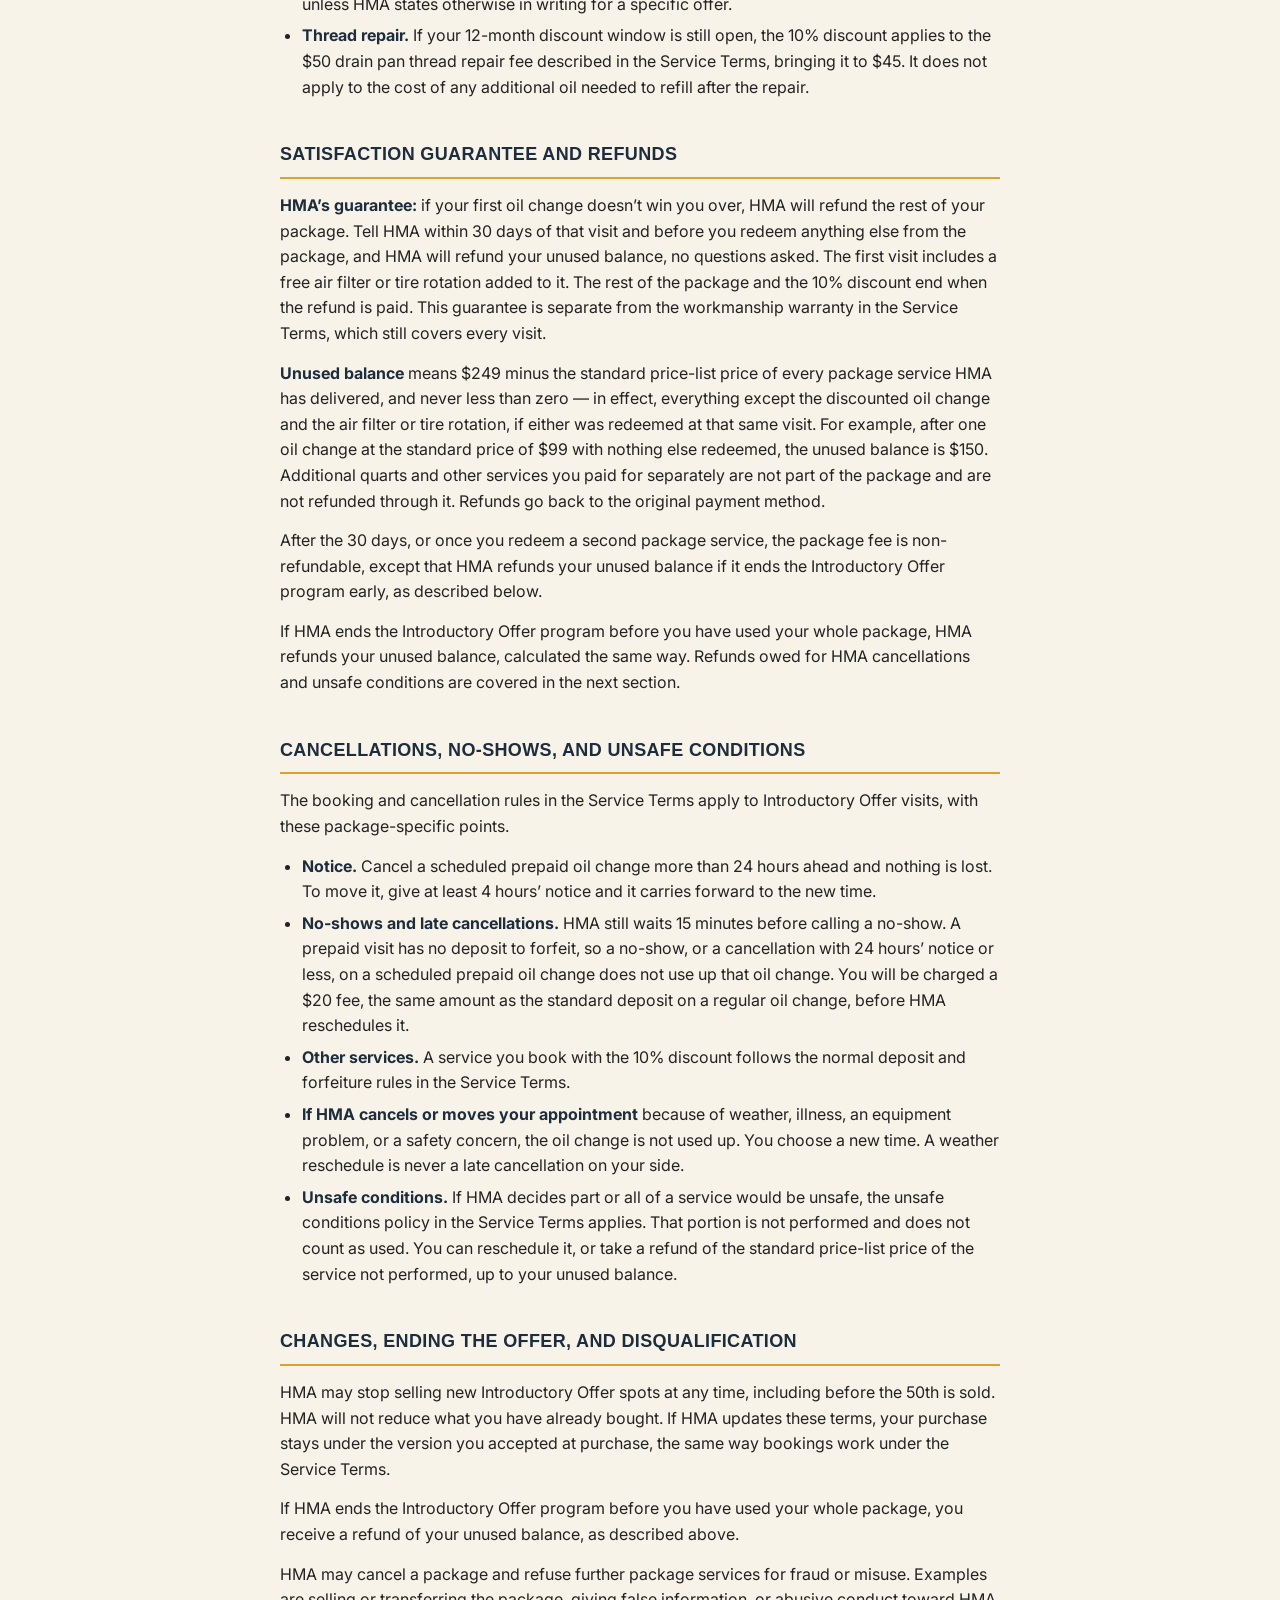
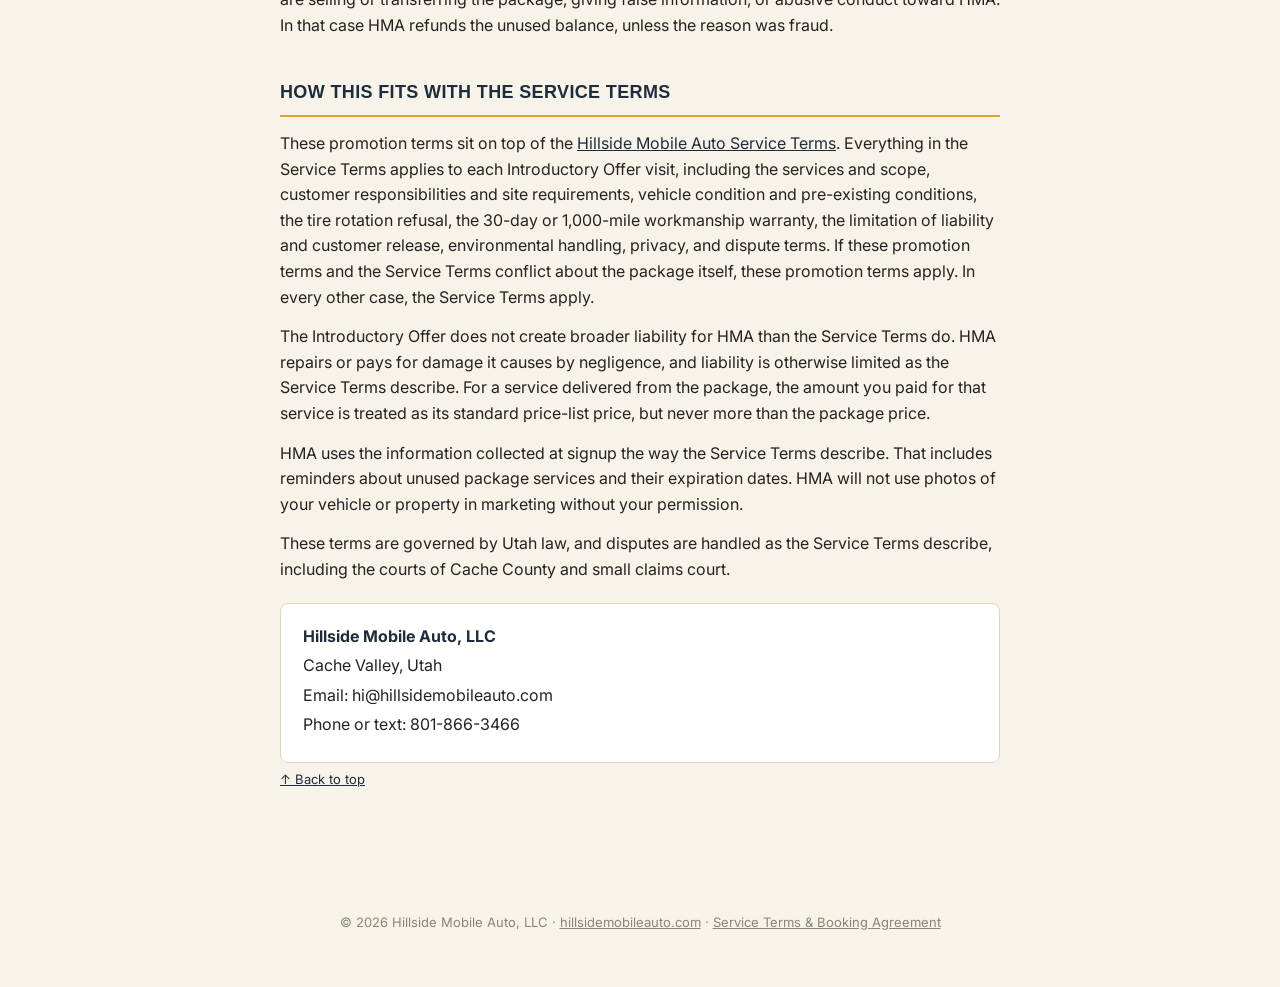
<file: introductory-offer-terms.html>
<!DOCTYPE html>
<html lang="en">
<head>
<meta charset="UTF-8">
<meta name="viewport" content="width=device-width, initial-scale=1.0">
<title>Introductory Offer Terms | Hillside Mobile Auto</title>
<meta name="description" content="Terms and conditions for the Hillside Mobile Auto Introductory Offer launch package.">
<link rel="preconnect" href="https://fonts.googleapis.com">
<link rel="preconnect" href="https://fonts.gstatic.com" crossorigin>
<link href="https://fonts.googleapis.com/css2?family=Archivo+Expanded:wght@600;800&family=Roboto+Slab:wght@400;500&family=Inter:wght@400;500;600;700&display=swap" rel="stylesheet">
<style>
  :root{
    --navy:#1E2D3D;
    --amber:#E0A02E;
    --cream:#F7F3E8;
    --ink:#232323;
    --line:#DDD5C2;
    --maxw:760px;
  }
  *{box-sizing:border-box;}
  html{scroll-behavior:smooth;}
  body{
    margin:0;
    background:var(--cream);
    color:var(--ink);
    font-family:'Inter',-apple-system,BlinkMacSystemFont,'Segoe UI',sans-serif;
    line-height:1.6;
    font-size:16px;
  }
  a{color:var(--navy);}
  a:hover{color:var(--amber);}

  .draft-banner{
    background:#B4472A;
    color:#fff;
    text-align:center;
    font-weight:600;
    font-size:14px;
    padding:10px 16px;
    letter-spacing:.02em;
  }

  header.site{
    background:var(--navy);
    color:var(--cream);
    padding:28px 20px;
  }
  .header-inner{
    max-width:var(--maxw);
    margin:0 auto;
  }
  .wordmark{
    font-family:'Archivo Expanded',sans-serif;
    font-weight:800;
    text-transform:uppercase;
    letter-spacing:.04em;
    font-size:22px;
    margin:0;
  }
  .wordmark a{color:var(--cream);text-decoration:none;}
  .tagline{
    font-family:'Roboto Slab',serif;
    font-weight:400;
    font-size:13px;
    color:var(--amber);
    margin:4px 0 0;
  }

  main{
    max-width:var(--maxw);
    margin:0 auto;
    padding:36px 20px 80px;
  }

  h1.doc-title{
    font-family:'Archivo Expanded',sans-serif;
    font-weight:800;
    font-size:26px;
    color:var(--navy);
    margin:0 0 6px;
  }
  .doc-meta{
    font-size:14px;
    color:#6b6558;
    margin-bottom:28px;
    padding-bottom:20px;
    border-bottom:2px solid var(--line);
  }
  .doc-meta strong{color:var(--ink);}
  .doc-meta a{color:var(--navy);}

  .badge{
    display:inline-block;
    background:var(--amber);
    color:var(--navy);
    font-weight:700;
    font-size:12px;
    text-transform:uppercase;
    letter-spacing:.04em;
    padding:4px 10px;
    border-radius:4px;
    margin-bottom:14px;
  }

  .guarantee-box{
    background:var(--navy);
    color:var(--cream);
    border-radius:8px;
    padding:18px 22px;
    margin:0 0 28px;
    font-family:'Roboto Slab',serif;
    font-size:16px;
  }
  .guarantee-box strong{color:var(--amber);}

  nav.toc{
    background:#fff;
    border:1px solid var(--line);
    border-radius:8px;
    padding:18px 22px;
    margin-bottom:32px;
    font-size:14px;
  }
  nav.toc p{margin:0 0 8px;font-weight:600;color:var(--navy);}
  nav.toc ol{margin:0;padding-left:20px;}
  nav.toc li{margin-bottom:5px;}

  h2{
    font-family:'Archivo Expanded',sans-serif;
    font-weight:700;
    font-size:18px;
    color:var(--navy);
    text-transform:uppercase;
    letter-spacing:.02em;
    margin:40px 0 14px;
    padding-bottom:8px;
    border-bottom:2px solid var(--amber);
    scroll-margin-top:20px;
  }
  p{margin:0 0 14px;}
  ul,ol{margin:0 0 14px;padding-left:22px;}
  li{margin-bottom:6px;}
  strong{color:var(--navy);}

  .offer-box{
    background:#fff;
    border:1px solid var(--line);
    border-radius:8px;
    padding:20px 22px;
    margin:16px 0 24px;
  }
  .offer-box .price{
    font-family:'Archivo Expanded',sans-serif;
    font-weight:800;
    font-size:30px;
    color:var(--navy);
  }
  .offer-box .price span{
    font-family:'Inter',sans-serif;
    font-weight:500;
    font-size:14px;
    color:#6b6558;
  }
  .offer-box ol{margin-top:12px;}

  .contact-box{
    background:#fff;
    border:1px solid var(--line);
    border-radius:8px;
    padding:20px 22px;
    margin-top:20px;
  }
  .contact-box p{margin:0 0 4px;}

  footer.site{
    text-align:center;
    padding:28px 20px 40px;
    font-size:13px;
    color:#8a8577;
  }
  footer.site a{color:#8a8577;}

  .back-to-top{
    display:inline-block;
    margin-top:6px;
    font-size:13px;
  }

  @media (max-width:600px){
    h1.doc-title{font-size:21px;}
    main{padding:28px 16px 60px;}
  }
</style>
</head>
<body>

<header class="site">
  <div class="header-inner">
    <p class="wordmark"><a href="/">Hillside Mobile Auto</a></p>
    <p class="tagline">Car Care, Right Where You Are</p>
  </div>
</header>

<main>
  <span class="badge">Limited to 50 spots</span>
  <h1 class="doc-title">Introductory Offer Terms &amp; Conditions</h1>
  <div class="doc-meta">
    Version <strong>1.0</strong> &middot; Effective date: <strong>October 12, 2026</strong><br>
    These terms apply in addition to the <a href="/terms.html">Hillside Mobile Auto Service Terms &amp; Booking Agreement</a>, which cover every visit.
  </div>

  <div class="guarantee-box">
    <strong>The guarantee:</strong> if your first oil change doesn&rsquo;t win you over, HMA will refund the rest of your package &mdash; everything except that discounted oil change and the air filter or tire rotation, if redeemed at the same visit. See &ldquo;Satisfaction guarantee and refunds&rdquo; below.
  </div>

  <nav class="toc" aria-label="Table of contents">
    <p>On this page</p>
    <ol>
      <li><a href="#offer">The offer</a></li>
      <li><a href="#eligibility">Eligibility and enrollment</a></li>
      <li><a href="#spots">Limited spots and timing</a></li>
      <li><a href="#redemption">Redemption and restrictions</a></li>
      <li><a href="#refunds">Satisfaction guarantee and refunds</a></li>
      <li><a href="#cancellations">Cancellations, no-shows, and unsafe conditions</a></li>
      <li><a href="#changes">Changes, ending the offer, and disqualification</a></li>
      <li><a href="#fit">How this fits with the Service Terms</a></li>
    </ol>
  </nav>

  <h2 id="offer">The offer</h2>
  <p>The Introductory Offer is a one-time, prepaid launch package for the first 50 customers who buy it.</p>
  <div class="offer-box">
    <p class="price">$249 <span>tax included, paid in full at purchase</span></p>
    <p>You receive:</p>
    <ol>
      <li><strong>Three full-synthetic oil changes.</strong> Each covers up to 5 quarts. Additional quarts are $12 each, plus sales tax, paid by you at the time of service.</li>
      <li><strong>One free air filter,</strong> cabin or engine, your choice. It covers the full price of the filter service you choose, installation included, as listed on the price list for your vehicle, and it is redeemed at the time of an oil change, once.</li>
      <li><strong>One free tire rotation,</strong> added to an oil change, once. It is not available as a standalone visit.</li>
      <li><strong>10% off all other services</strong> for 12 months from the date of purchase. &ldquo;Other services&rdquo; means anything outside the package, such as additional oil changes, standalone tire rotations, seasonal packages, PPIs, and add-ons. The discount does not apply to the three prepaid oil changes or to additional-quart charges.</li>
    </ol>
  </div>
  <p>Each prepaid oil change is the same service described in the Services section of the <a href="/terms.html">Service Terms</a>. That includes high-mileage oil at no extra charge for vehicles over about 75,000 miles, the ask-first fluid top-off rule, a written inspection card, tire pressure check and fill, and a printed service record.</p>
  <p><strong>Sales tax.</strong> The $249 price includes sales tax, so you pay $249 and nothing more for the package. The prepaid services you redeem from it carry no further sales tax. Anything you buy outside the package, such as extra quarts or other services, is charged sales tax when you buy it.</p>

  <h2 id="eligibility">Eligibility and enrollment</h2>
  <p>Anyone who is at least 18 can buy the Introductory Offer package while spots remain, either for themselves or as a gift for someone else. To enroll, you sign up, accept both sets of terms, and pay $249 (tax included) through Square. If you are buying the package as a gift, you also enter the recipient&rsquo;s name and contact information at signup. The package is enrolled under the recipient&rsquo;s account, and the recipient is the customer for that package. Your spot is confirmed when HMA sends the purchase confirmation.</p>
  <p>The prepaid oil changes and every other redemption are valid only for vehicles and locations inside HMA&rsquo;s standard scope. That means domestic, Japanese, and Korean vehicles, model year 2000 or newer, in Cache Valley from Wellsville to Smithfield. European vehicles and diesels are not covered by the package, even if HMA agrees to service one by request under the Service Terms. If you ask for service on an out-of-scope vehicle or outside the area, that service is not covered by the package, and the scope rules in the Service Terms apply.</p>

  <h2 id="spots">Limited spots and timing</h2>
  <p>HMA is selling 50 Introductory Offer spots. Spots go first come, first served. This offer runs through December 31, 2026, or until all 50 spots are sold, whichever comes first. HMA may open more spots later as a separate decision, but this offer is limited to 50 at any given time.</p>
  <p>Your date of purchase starts two clocks. The three oil changes and the two free items are valid for <strong>18 months</strong> from that date. The <strong>10% discount</strong> on other services runs for <strong>12 months</strong> from that date.</p>

  <h2 id="redemption">Redemption and restrictions</h2>
  <p>The package belongs to the customer who bought it, not to a vehicle. The three oil changes can be used on any in-scope vehicle you choose, including a family member&rsquo;s car, as long as each vehicle and location is inside the scope and area described above. For a vehicle you do not own, the Service Terms still apply, so you confirm you have the owner&rsquo;s permission and an adult is present at the visit.</p>
  <ul>
    <li><strong>One oil change per visit.</strong> Each oil change is its own appointment. A customer cannot redeem several oil changes on several vehicles in one stop.</li>
    <li><strong>Free items ride with an oil change.</strong> The free air filter and the free tire rotation are each used once, alongside an oil change. They are not standalone visits.</li>
    <li><strong>Two windows.</strong> The three oil changes and the two free items expire 18 months after purchase. The 10% discount expires 12 months after purchase. Unused items expire with no refund and no extension, except as the refund section describes.</li>
    <li><strong>Gifting and transfers.</strong> A package may be purchased as a gift for someone else. The recipient&rsquo;s name and contact information must be entered at the time of enrollment, and the package is enrolled under the recipient&rsquo;s account as the customer. Once enrolled, the package and 10% discount belong to that account, and the package cannot be resold, gifted, or reassigned to a different person&rsquo;s account.</li>
    <li><strong>Deposits.</strong> A visit redeemed from the package needs no separate deposit, because the package is prepaid. Any other service you book, including an additional oil change bought at the 10% discount, follows the standard deposit rules in the Service Terms, including the $40 deposit for a Comprehensive (Level 2) PPI.</li>
    <li><strong>Scheduling your visits.</strong> To book a visit from your package, contact HMA directly by phone or text rather than using the online booking tool. HMA schedules every package visit personally, which keeps online deposits from applying to a redemption you have already paid for.</li>
    <li><strong>Declined rotation.</strong> If HMA declines to rotate a tire under the tire rotation refusal terms, the free rotation is not used up.</li>
    <li><strong>No cash value.</strong> The package has no cash value and cannot be exchanged for cash, except for the refunds described below.</li>
    <li><strong>No stacking.</strong> The 10% discount can never be combined with another discount or promotion, unless HMA states otherwise in writing for a specific offer.</li>
    <li><strong>Thread repair.</strong> If your 12-month discount window is still open, the 10% discount applies to the $50 drain pan thread repair fee described in the Service Terms, bringing it to $45. It does not apply to the cost of any additional oil needed to refill after the repair.</li>
  </ul>

  <h2 id="refunds">Satisfaction guarantee and refunds</h2>
  <p><strong>HMA&rsquo;s guarantee:</strong> if your first oil change doesn&rsquo;t win you over, HMA will refund the rest of your package. Tell HMA within 30 days of that visit and before you redeem anything else from the package, and HMA will refund your unused balance, no questions asked. The first visit includes a free air filter or tire rotation added to it. The rest of the package and the 10% discount end when the refund is paid. This guarantee is separate from the workmanship warranty in the Service Terms, which still covers every visit.</p>
  <p><strong>Unused balance</strong> means $249 minus the standard price-list price of every package service HMA has delivered, and never less than zero &mdash; in effect, everything except the discounted oil change and the air filter or tire rotation, if either was redeemed at that same visit. For example, after one oil change at the standard price of $99 with nothing else redeemed, the unused balance is $150. Additional quarts and other services you paid for separately are not part of the package and are not refunded through it. Refunds go back to the original payment method.</p>
  <p>After the 30 days, or once you redeem a second package service, the package fee is non-refundable, except that HMA refunds your unused balance if it ends the Introductory Offer program early, as described below.</p>
  <p>If HMA ends the Introductory Offer program before you have used your whole package, HMA refunds your unused balance, calculated the same way. Refunds owed for HMA cancellations and unsafe conditions are covered in the next section.</p>

  <h2 id="cancellations">Cancellations, no-shows, and unsafe conditions</h2>
  <p>The booking and cancellation rules in the Service Terms apply to Introductory Offer visits, with these package-specific points.</p>
  <ul>
    <li><strong>Notice.</strong> Cancel a scheduled prepaid oil change more than 24 hours ahead and nothing is lost. To move it, give at least 4 hours&rsquo; notice and it carries forward to the new time.</li>
    <li><strong>No-shows and late cancellations.</strong> HMA still waits 15 minutes before calling a no-show. A prepaid visit has no deposit to forfeit, so a no-show, or a cancellation with 24 hours&rsquo; notice or less, on a scheduled prepaid oil change does not use up that oil change. You will be charged a $20 fee, the same amount as the standard deposit on a regular oil change, before HMA reschedules it.</li>
    <li><strong>Other services.</strong> A service you book with the 10% discount follows the normal deposit and forfeiture rules in the Service Terms.</li>
    <li><strong>If HMA cancels or moves your appointment</strong> because of weather, illness, an equipment problem, or a safety concern, the oil change is not used up. You choose a new time. A weather reschedule is never a late cancellation on your side.</li>
    <li><strong>Unsafe conditions.</strong> If HMA decides part or all of a service would be unsafe, the unsafe conditions policy in the Service Terms applies. That portion is not performed and does not count as used. You can reschedule it, or take a refund of the standard price-list price of the service not performed, up to your unused balance.</li>
  </ul>

  <h2 id="changes">Changes, ending the offer, and disqualification</h2>
  <p>HMA may stop selling new Introductory Offer spots at any time, including before the 50th is sold. HMA will not reduce what you have already bought. If HMA updates these terms, your purchase stays under the version you accepted at purchase, the same way bookings work under the Service Terms.</p>
  <p>If HMA ends the Introductory Offer program before you have used your whole package, you receive a refund of your unused balance, as described above.</p>
  <p>HMA may cancel a package and refuse further package services for fraud or misuse. Examples are selling or transferring the package, giving false information, or abusive conduct toward HMA. In that case HMA refunds the unused balance, unless the reason was fraud.</p>

  <h2 id="fit">How this fits with the Service Terms</h2>
  <p>These promotion terms sit on top of the <a href="/terms.html">Hillside Mobile Auto Service Terms</a>. Everything in the Service Terms applies to each Introductory Offer visit, including the services and scope, customer responsibilities and site requirements, vehicle condition and pre-existing conditions, the tire rotation refusal, the 30-day or 1,000-mile workmanship warranty, the limitation of liability and customer release, environmental handling, privacy, and dispute terms. If these promotion terms and the Service Terms conflict about the package itself, these promotion terms apply. In every other case, the Service Terms apply.</p>
  <p>The Introductory Offer does not create broader liability for HMA than the Service Terms do. HMA repairs or pays for damage it causes by negligence, and liability is otherwise limited as the Service Terms describe. For a service delivered from the package, the amount you paid for that service is treated as its standard price-list price, but never more than the package price.</p>
  <p>HMA uses the information collected at signup the way the Service Terms describe. That includes reminders about unused package services and their expiration dates. HMA will not use photos of your vehicle or property in marketing without your permission.</p>
  <p>These terms are governed by Utah law, and disputes are handled as the Service Terms describe, including the courts of Cache County and small claims court.</p>

  <div class="contact-box">
    <p><strong>Hillside Mobile Auto, LLC</strong></p>
    <p>Cache Valley, Utah</p>
    <p>Email: hi@hillsidemobileauto.com</p>
    <p>Phone or text: 801-866-3466</p>
  </div>

  <p class="back-to-top"><a href="#top">&uarr; Back to top</a></p>
</main>

<footer class="site">
  <p>&copy; 2026 Hillside Mobile Auto, LLC &middot; <a href="/">hillsidemobileauto.com</a> &middot; <a href="/terms.html">Service Terms &amp; Booking Agreement</a></p>
</footer>

</body>
</html>
</file>
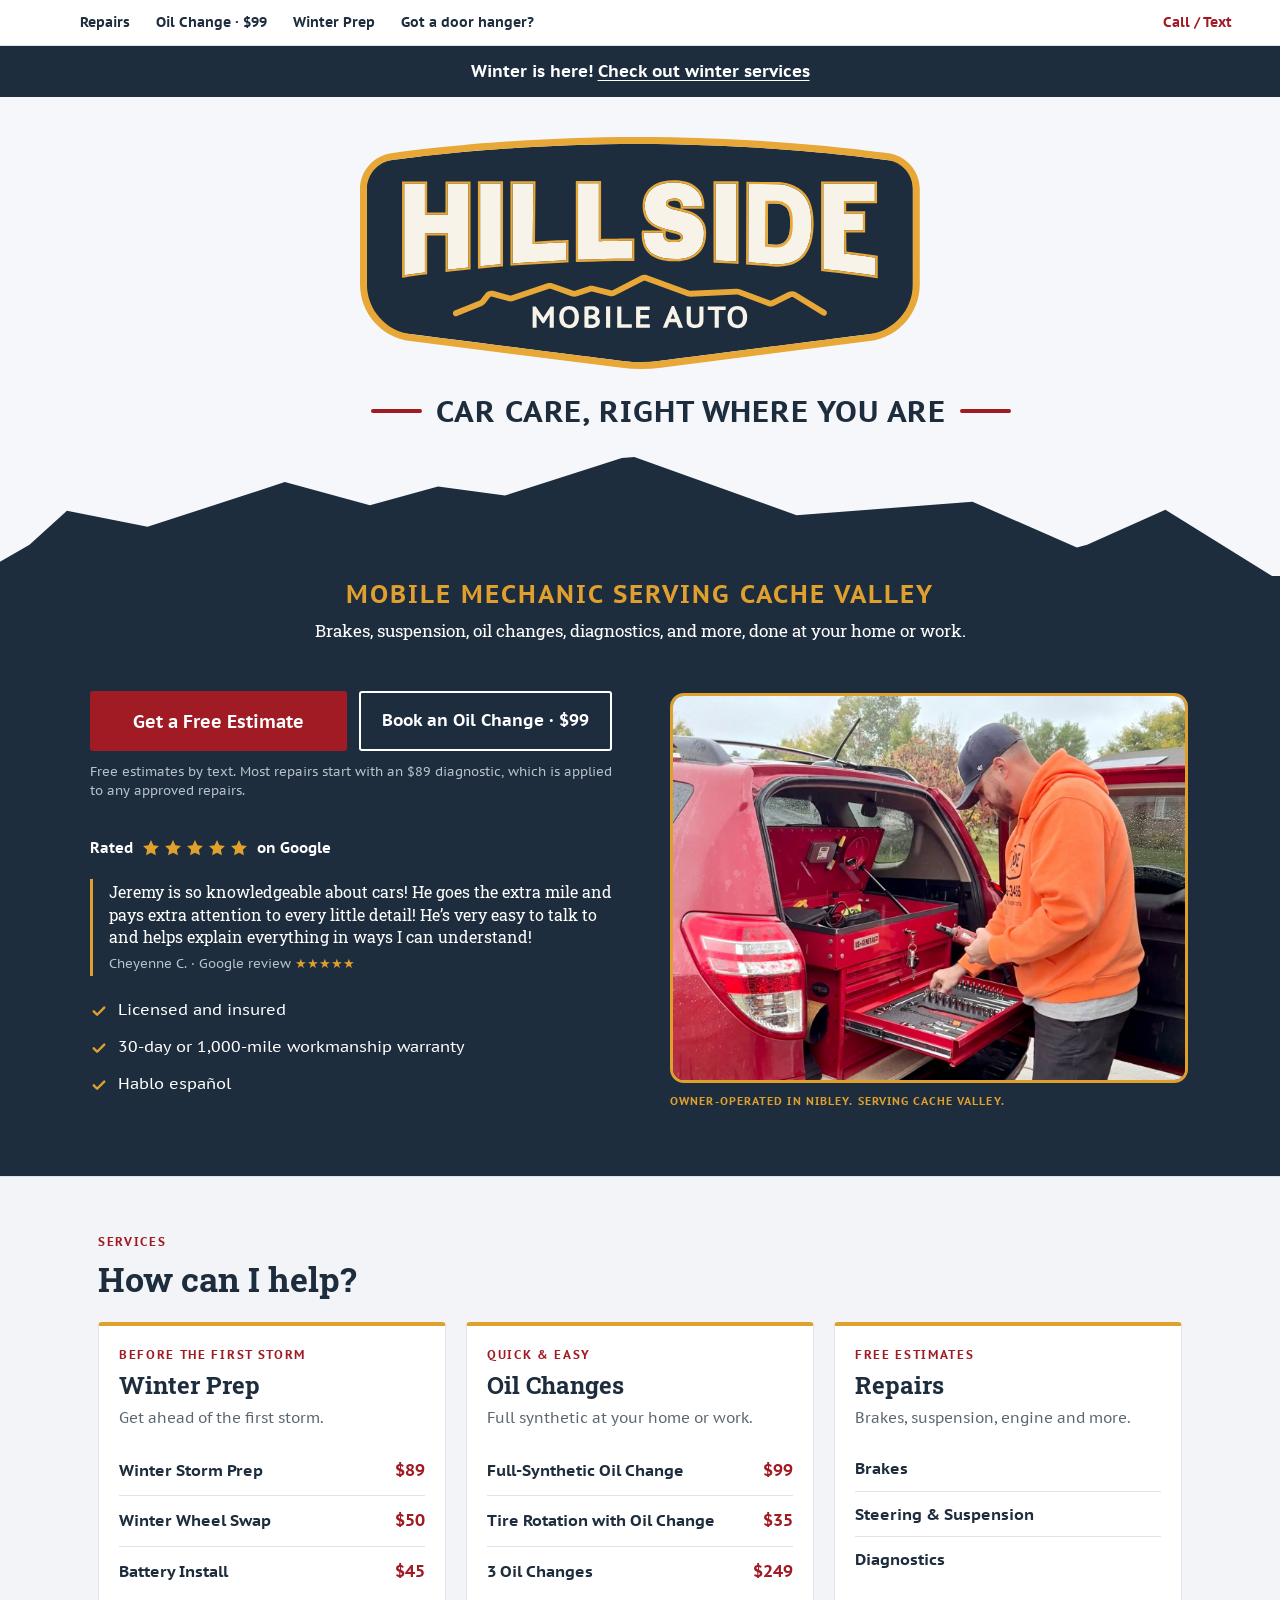
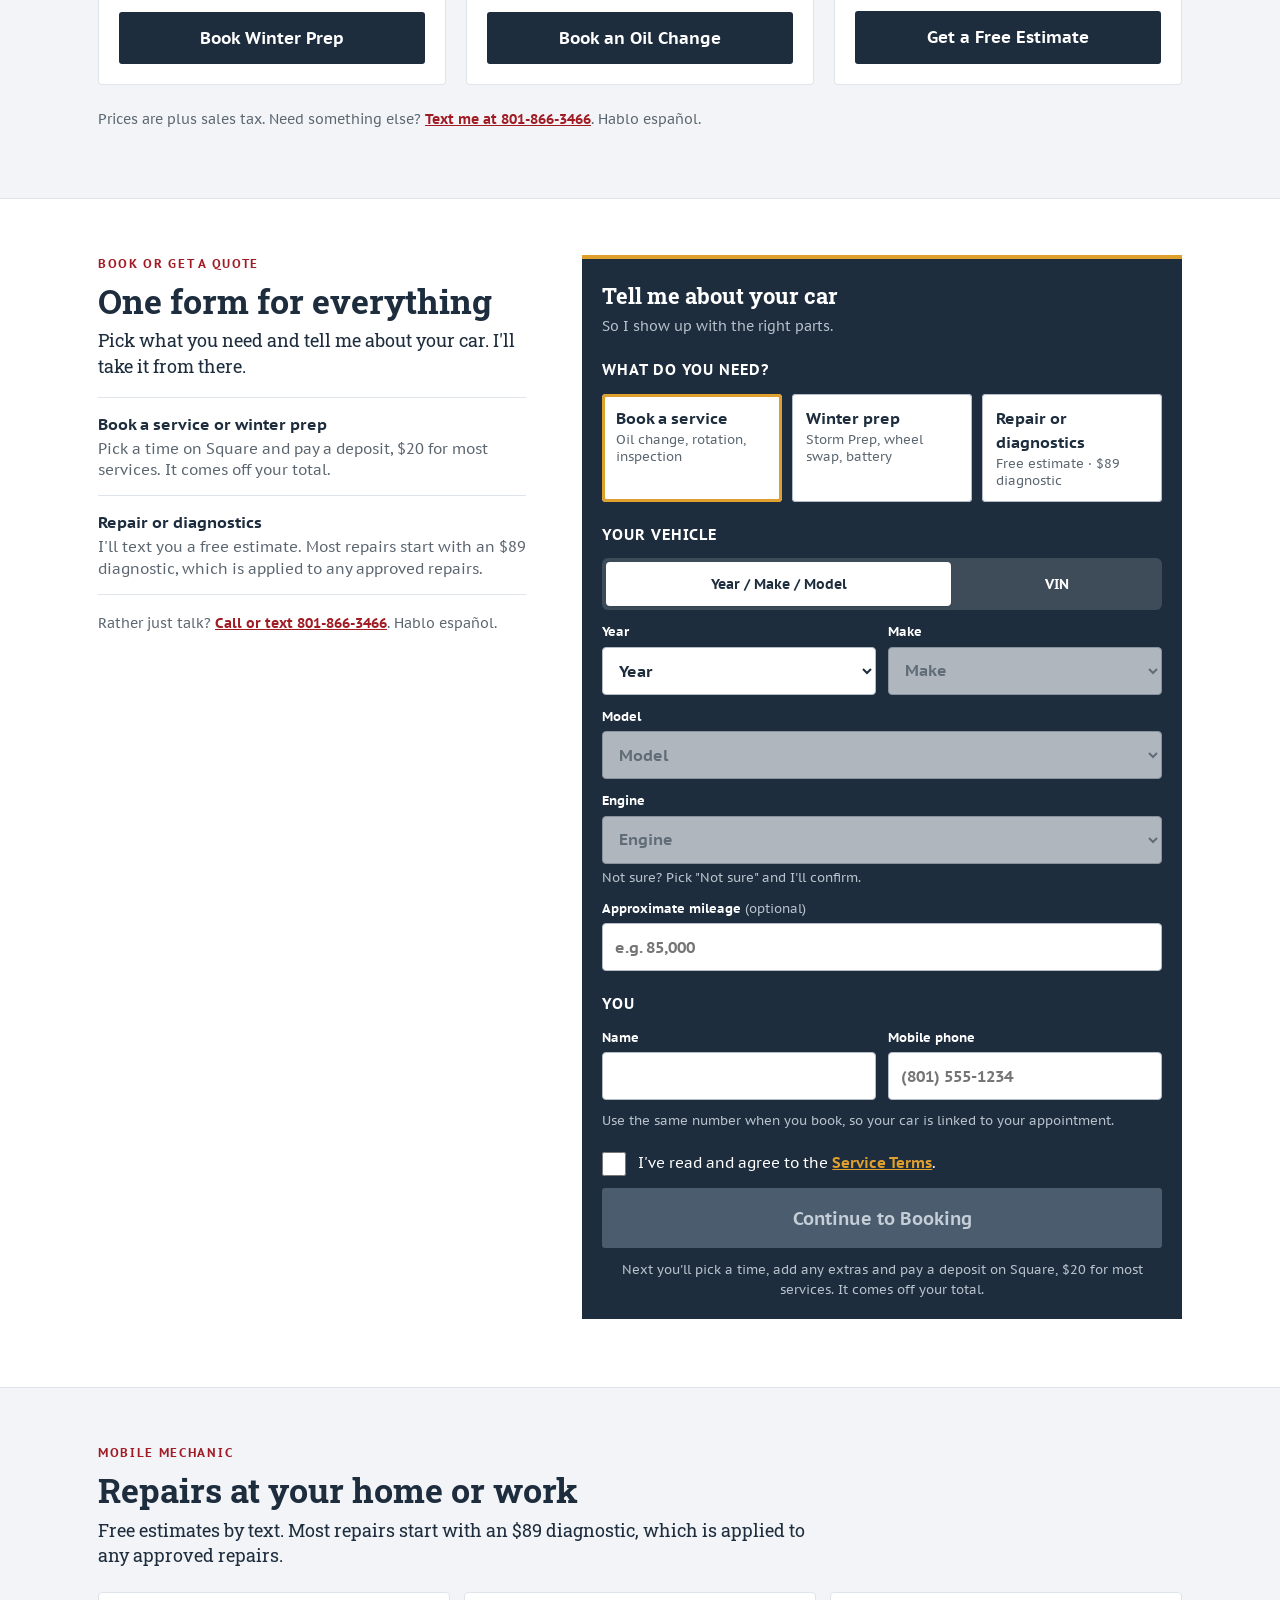
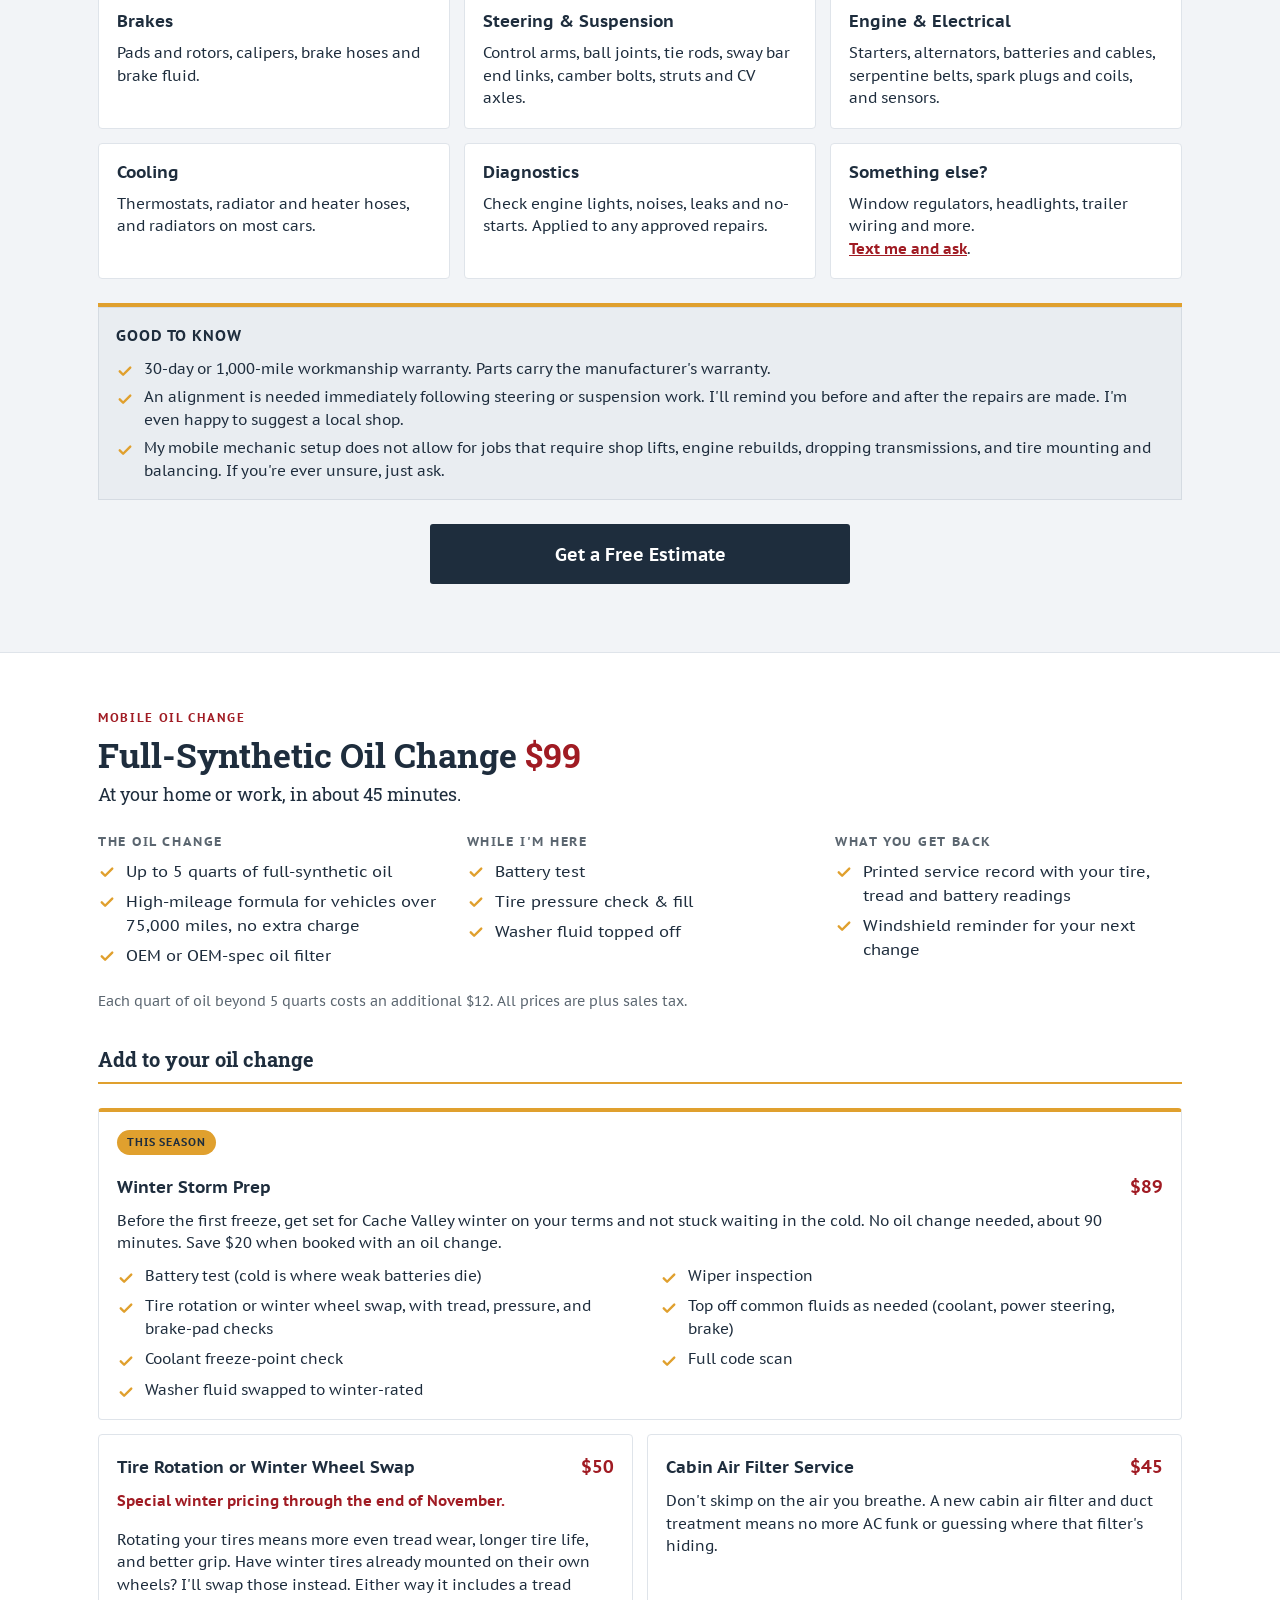
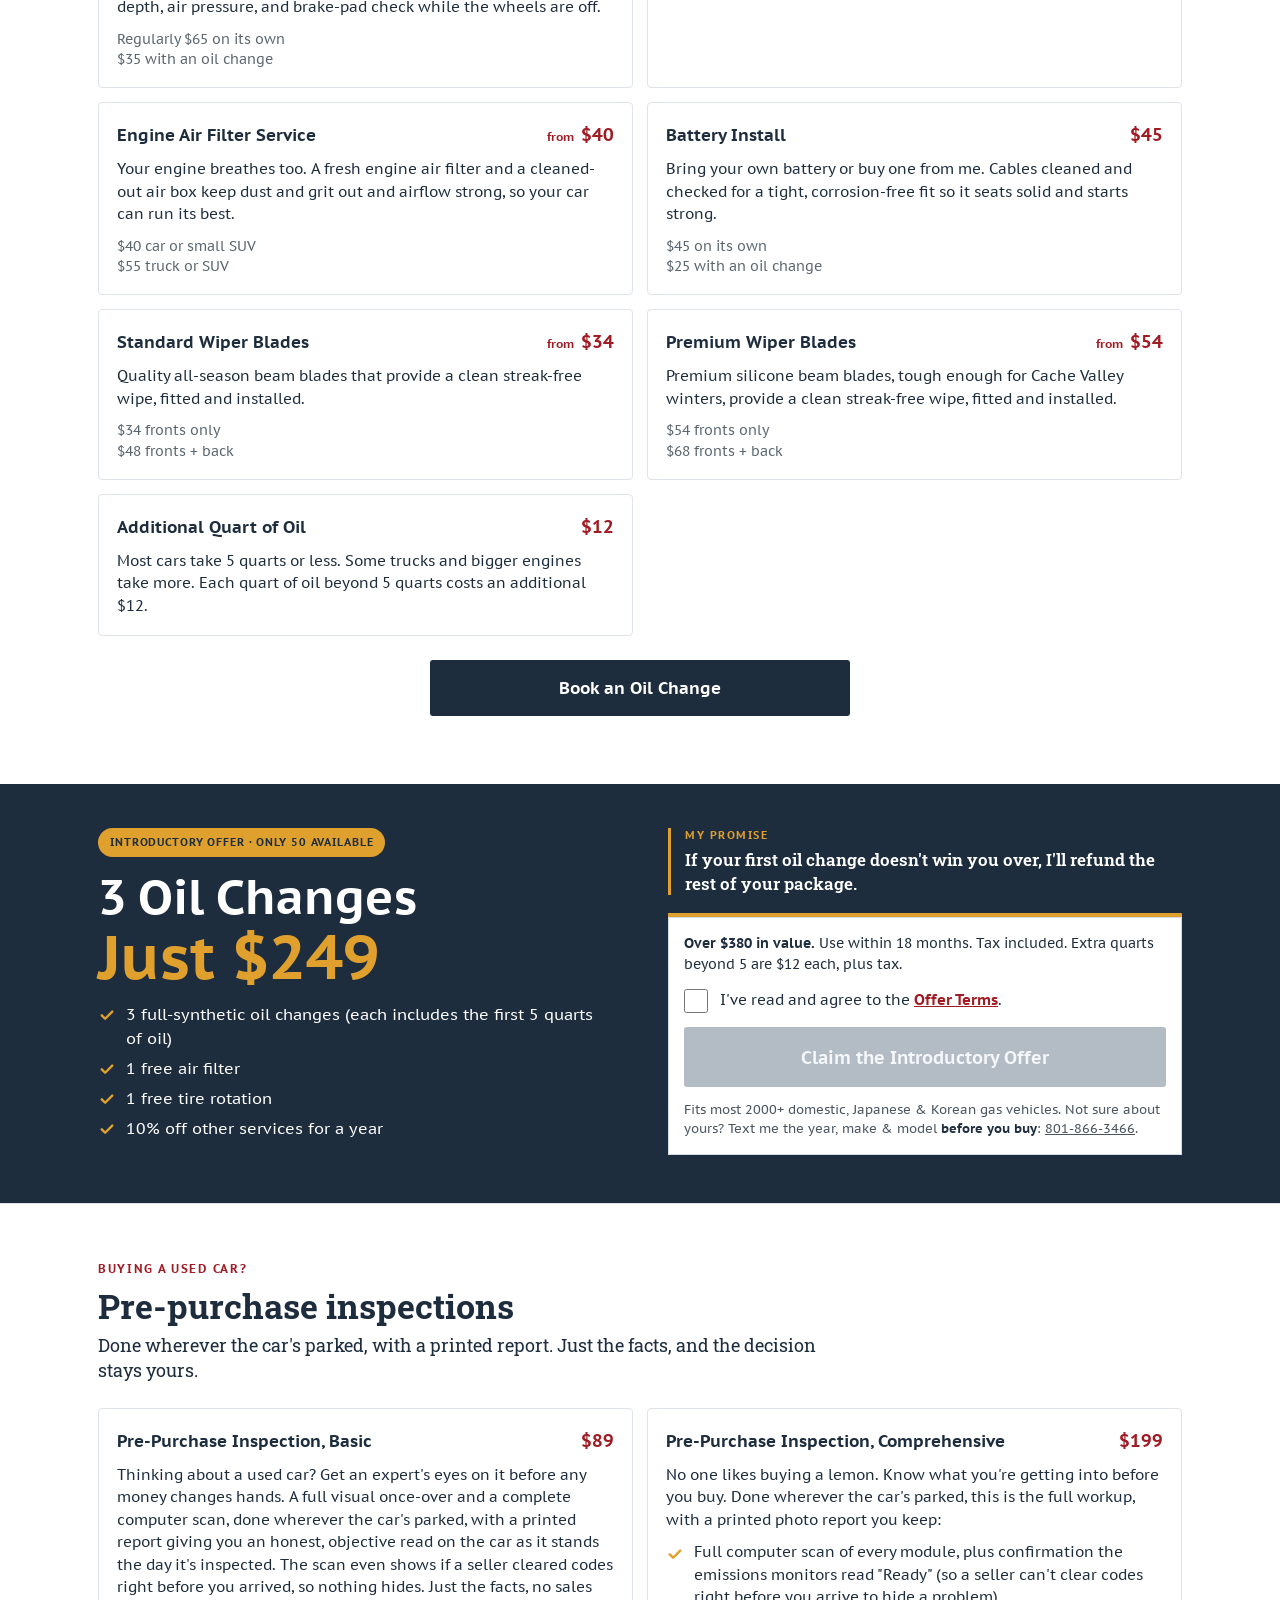
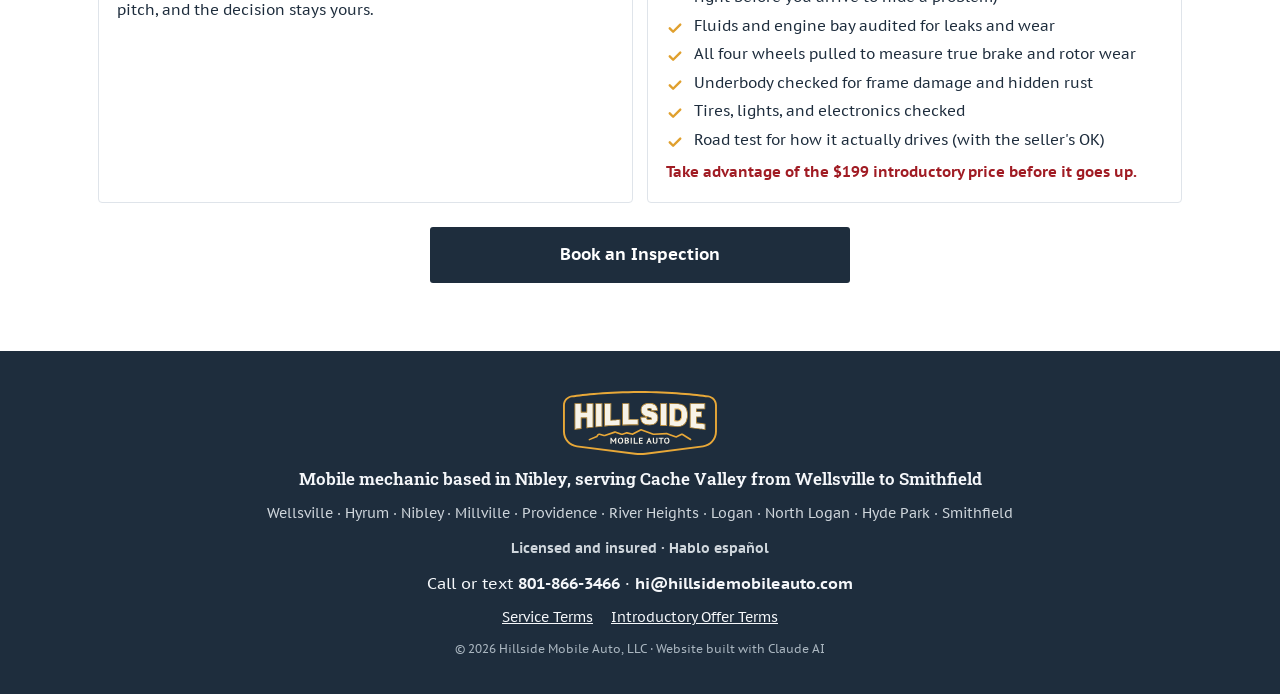
<file: oil-change-test.html>
<!DOCTYPE html>
<html lang="en"><head><meta charset="UTF-8"><meta name="robots" content="noindex"><meta http-equiv="refresh" content="0; url=/#oil-change"><link rel="canonical" href="https://hillsidemobileauto.com/"><title>Hillside Mobile Auto</title></head>
<body><p><a href="/#oil-change">Book an oil change</a></p></body></html>
</file>
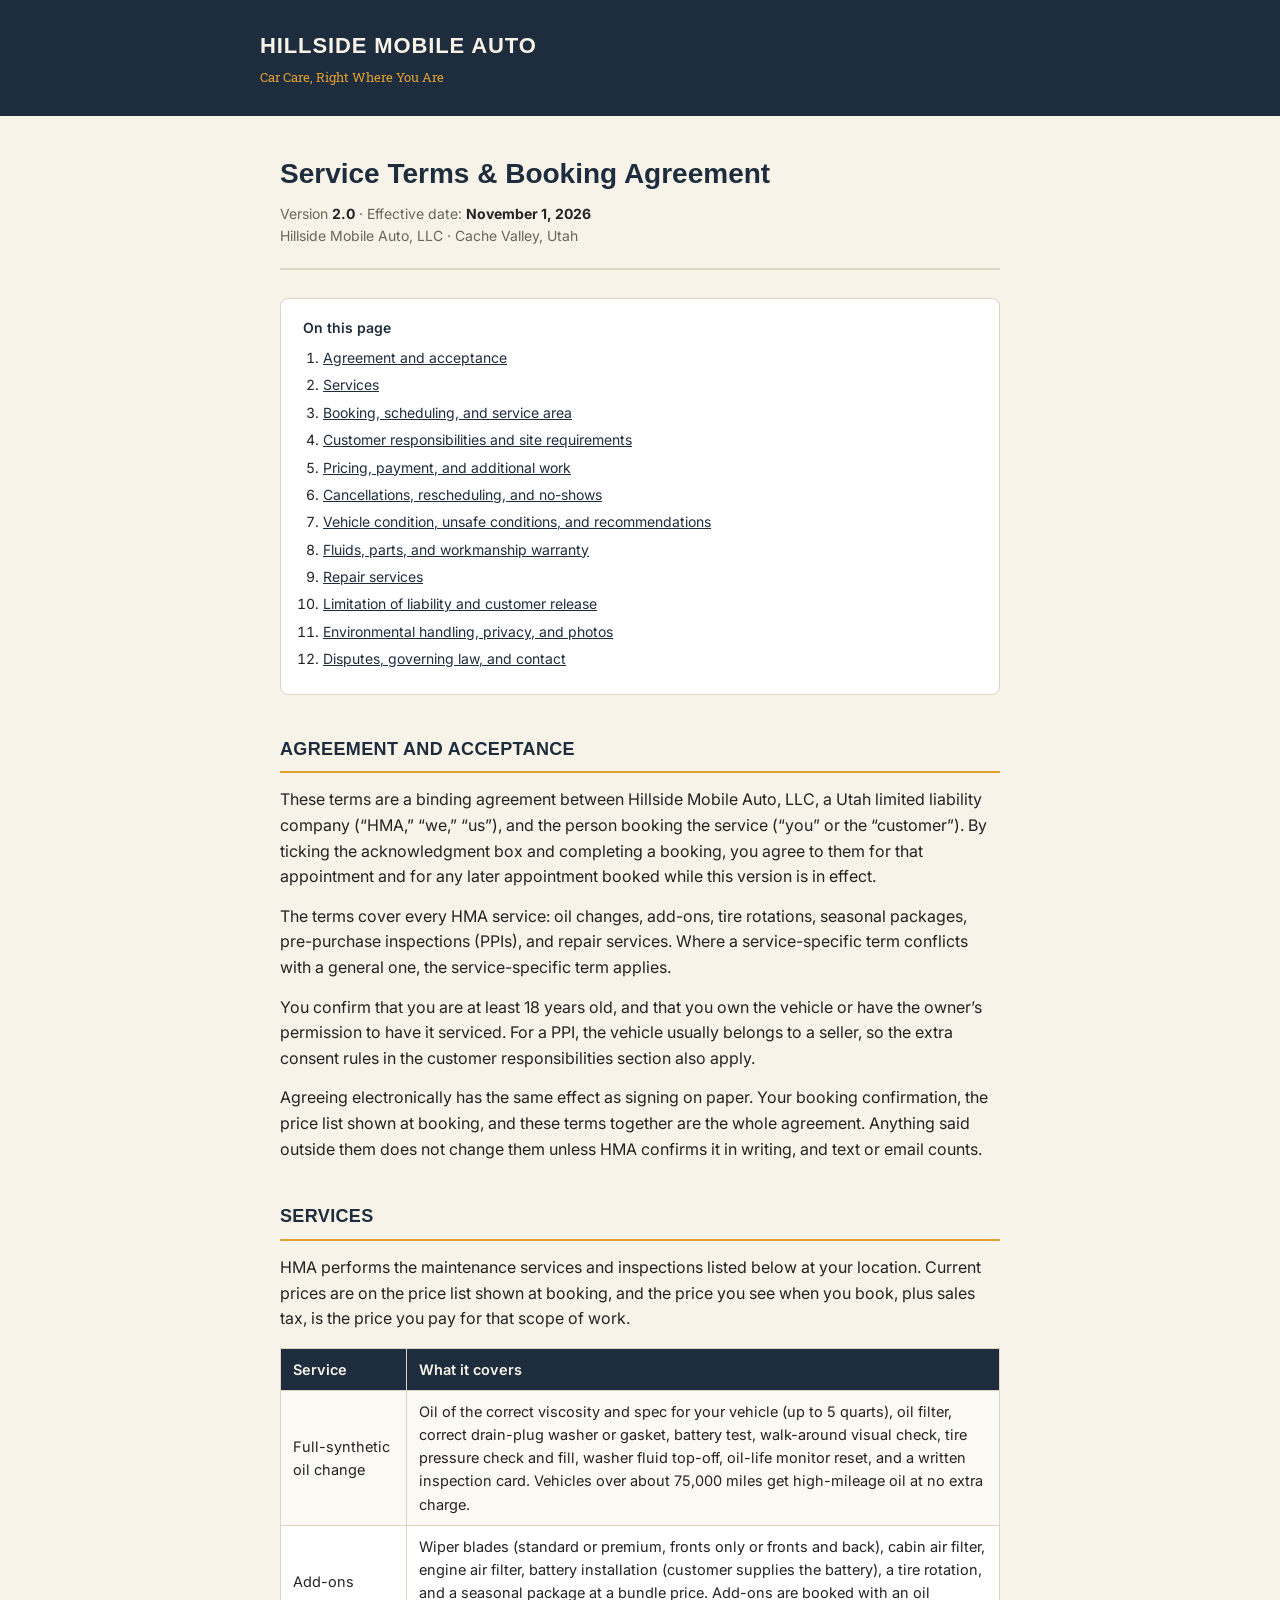
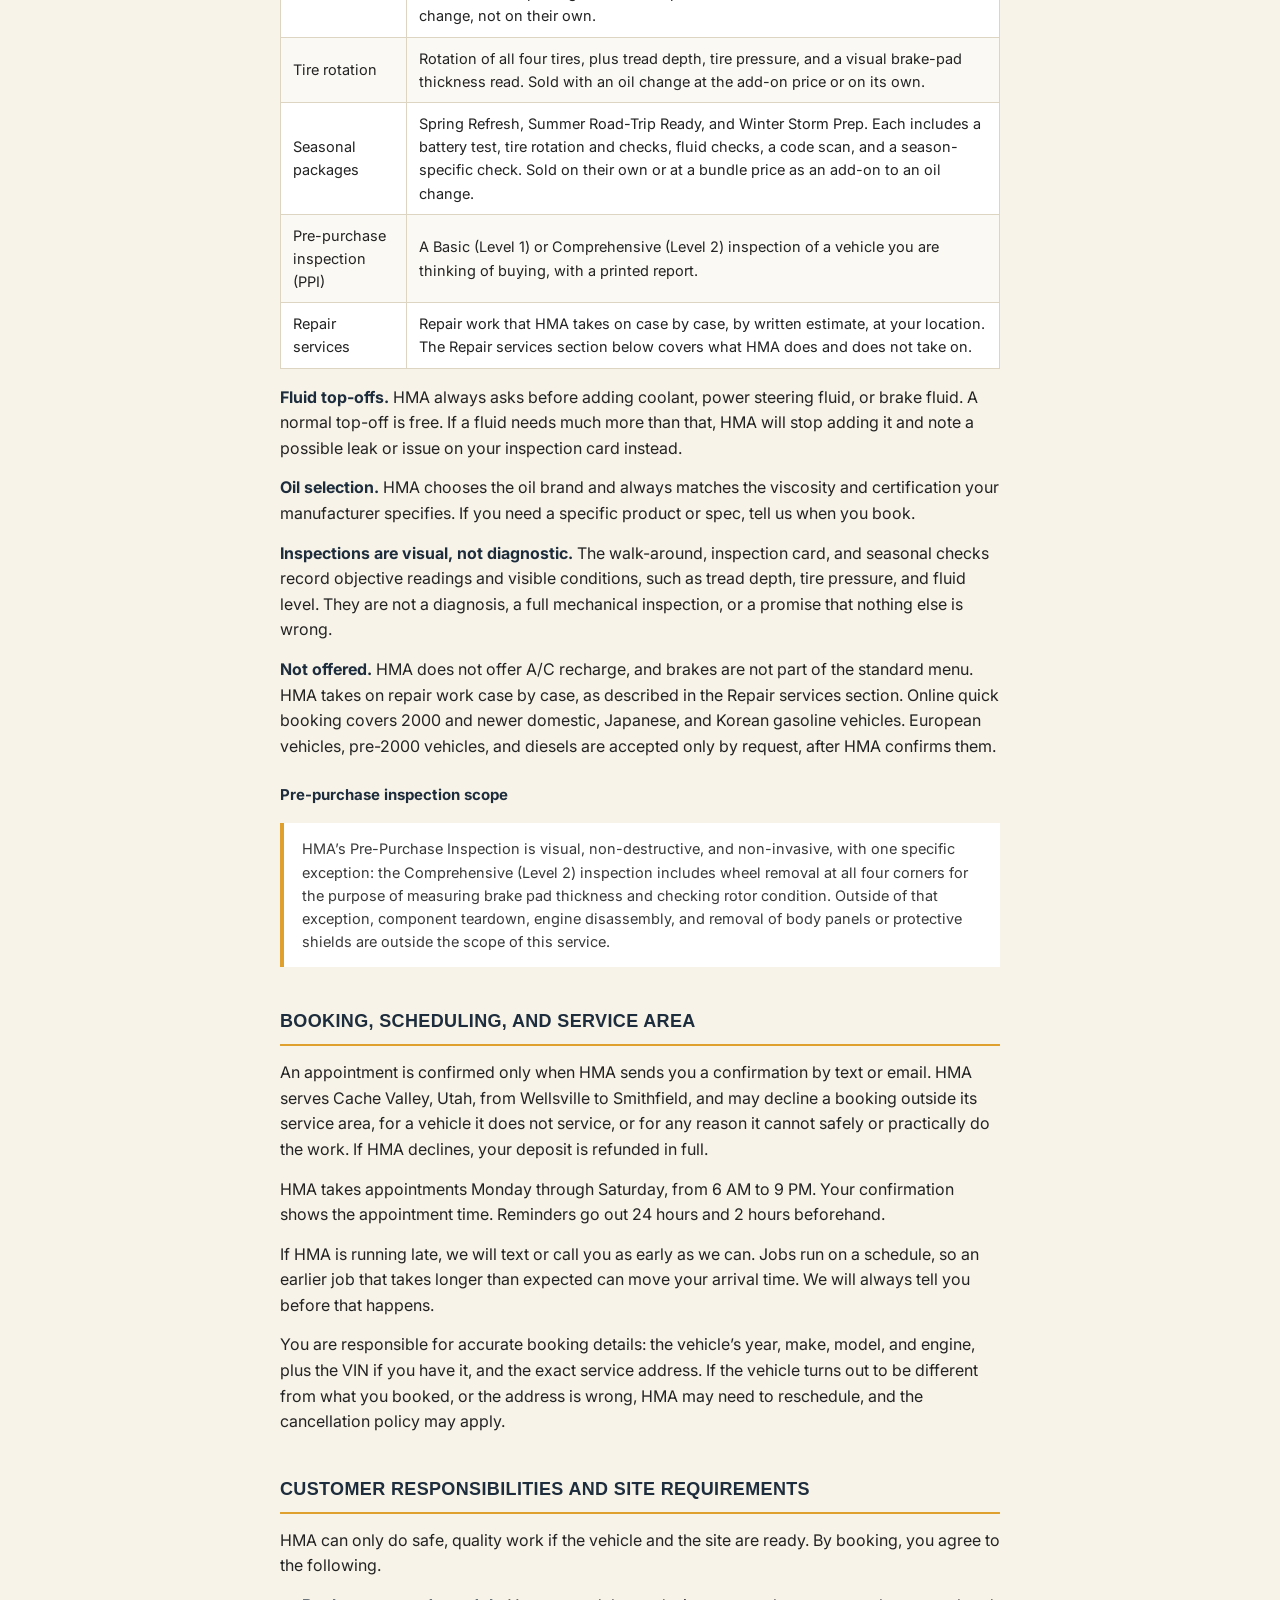
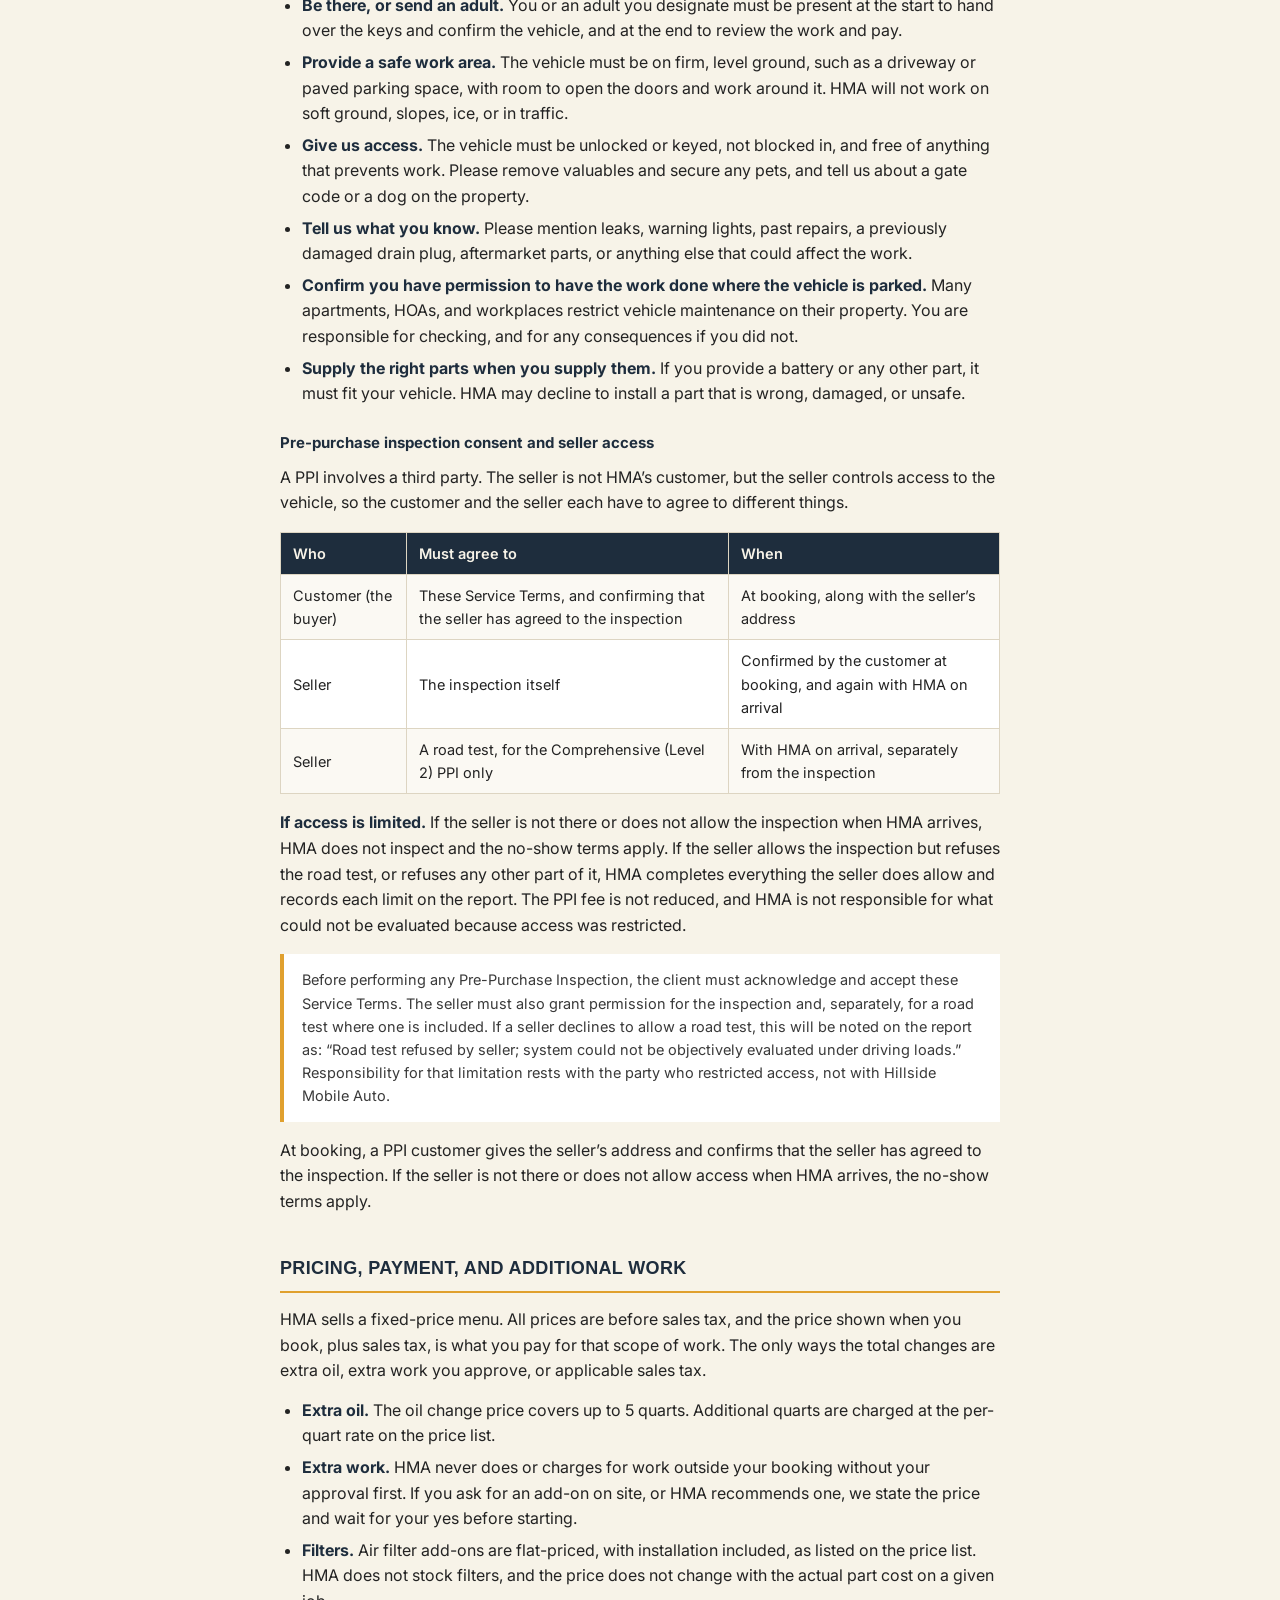
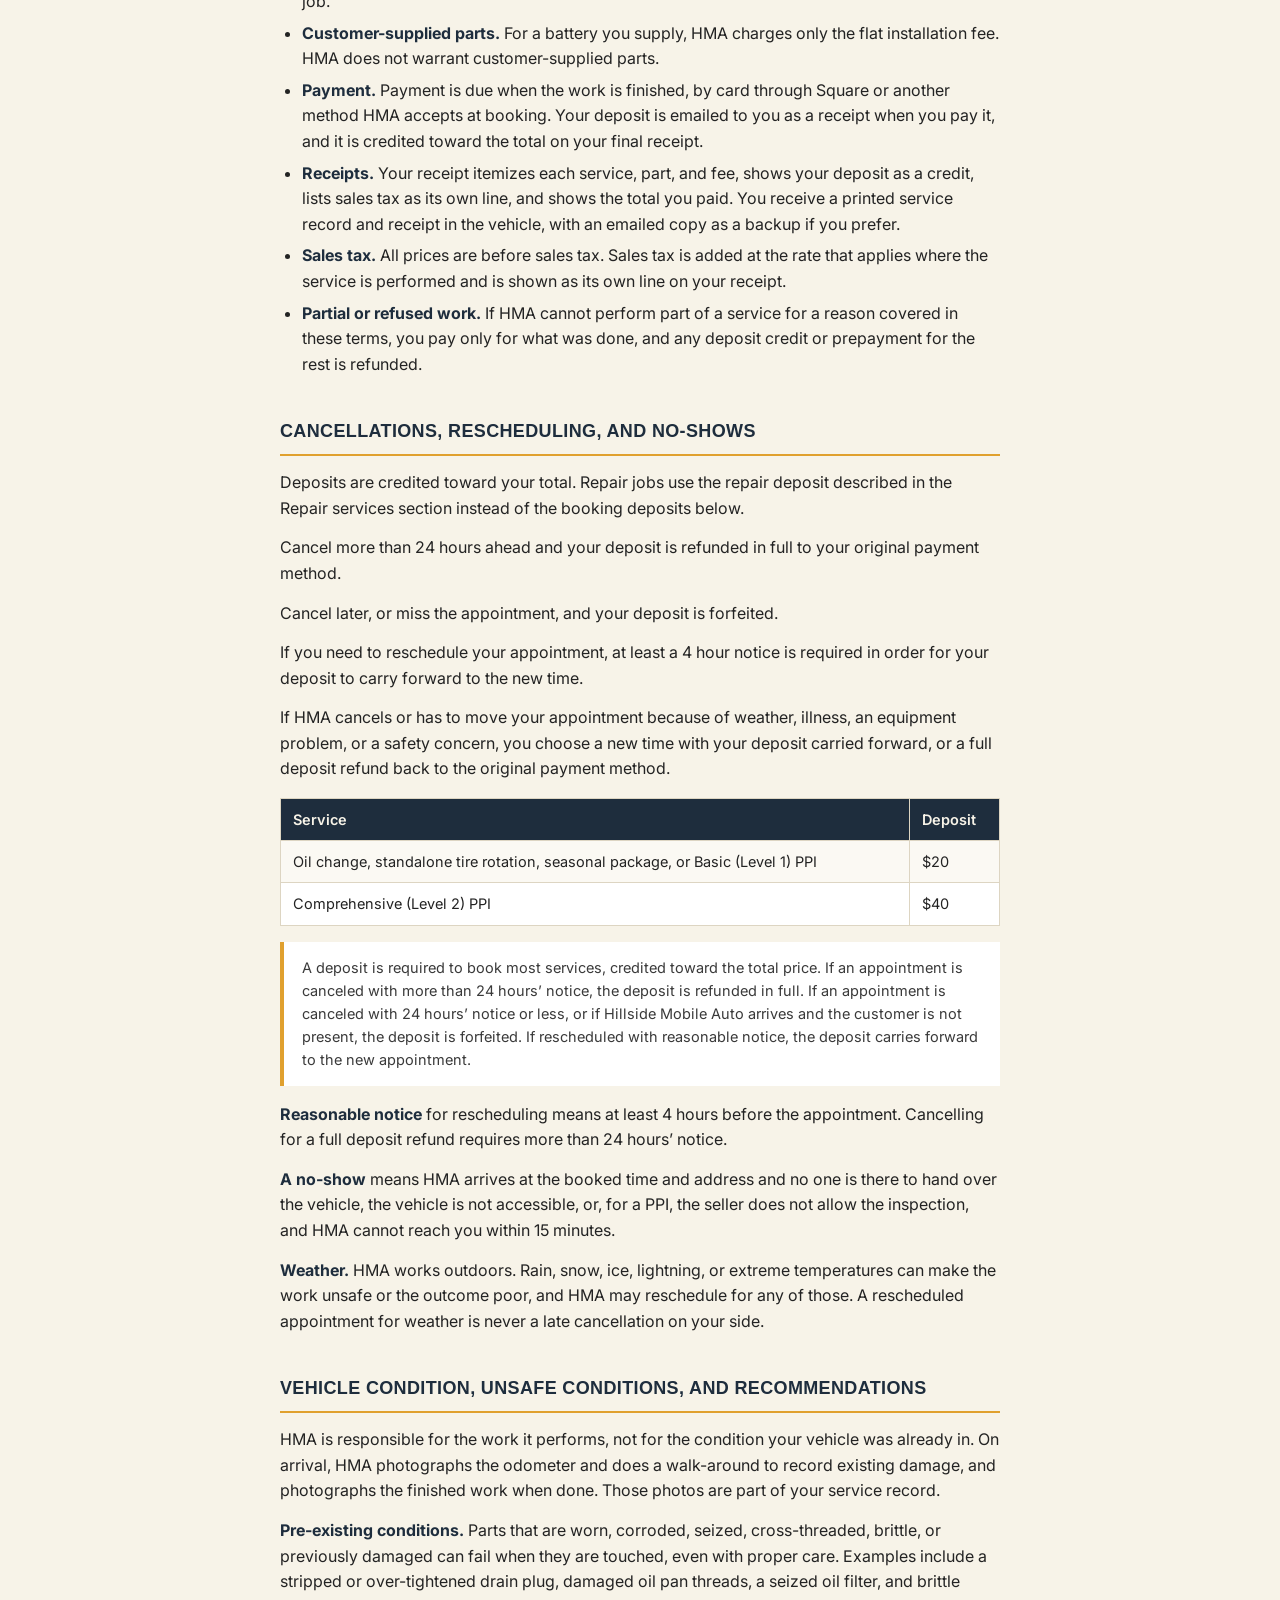
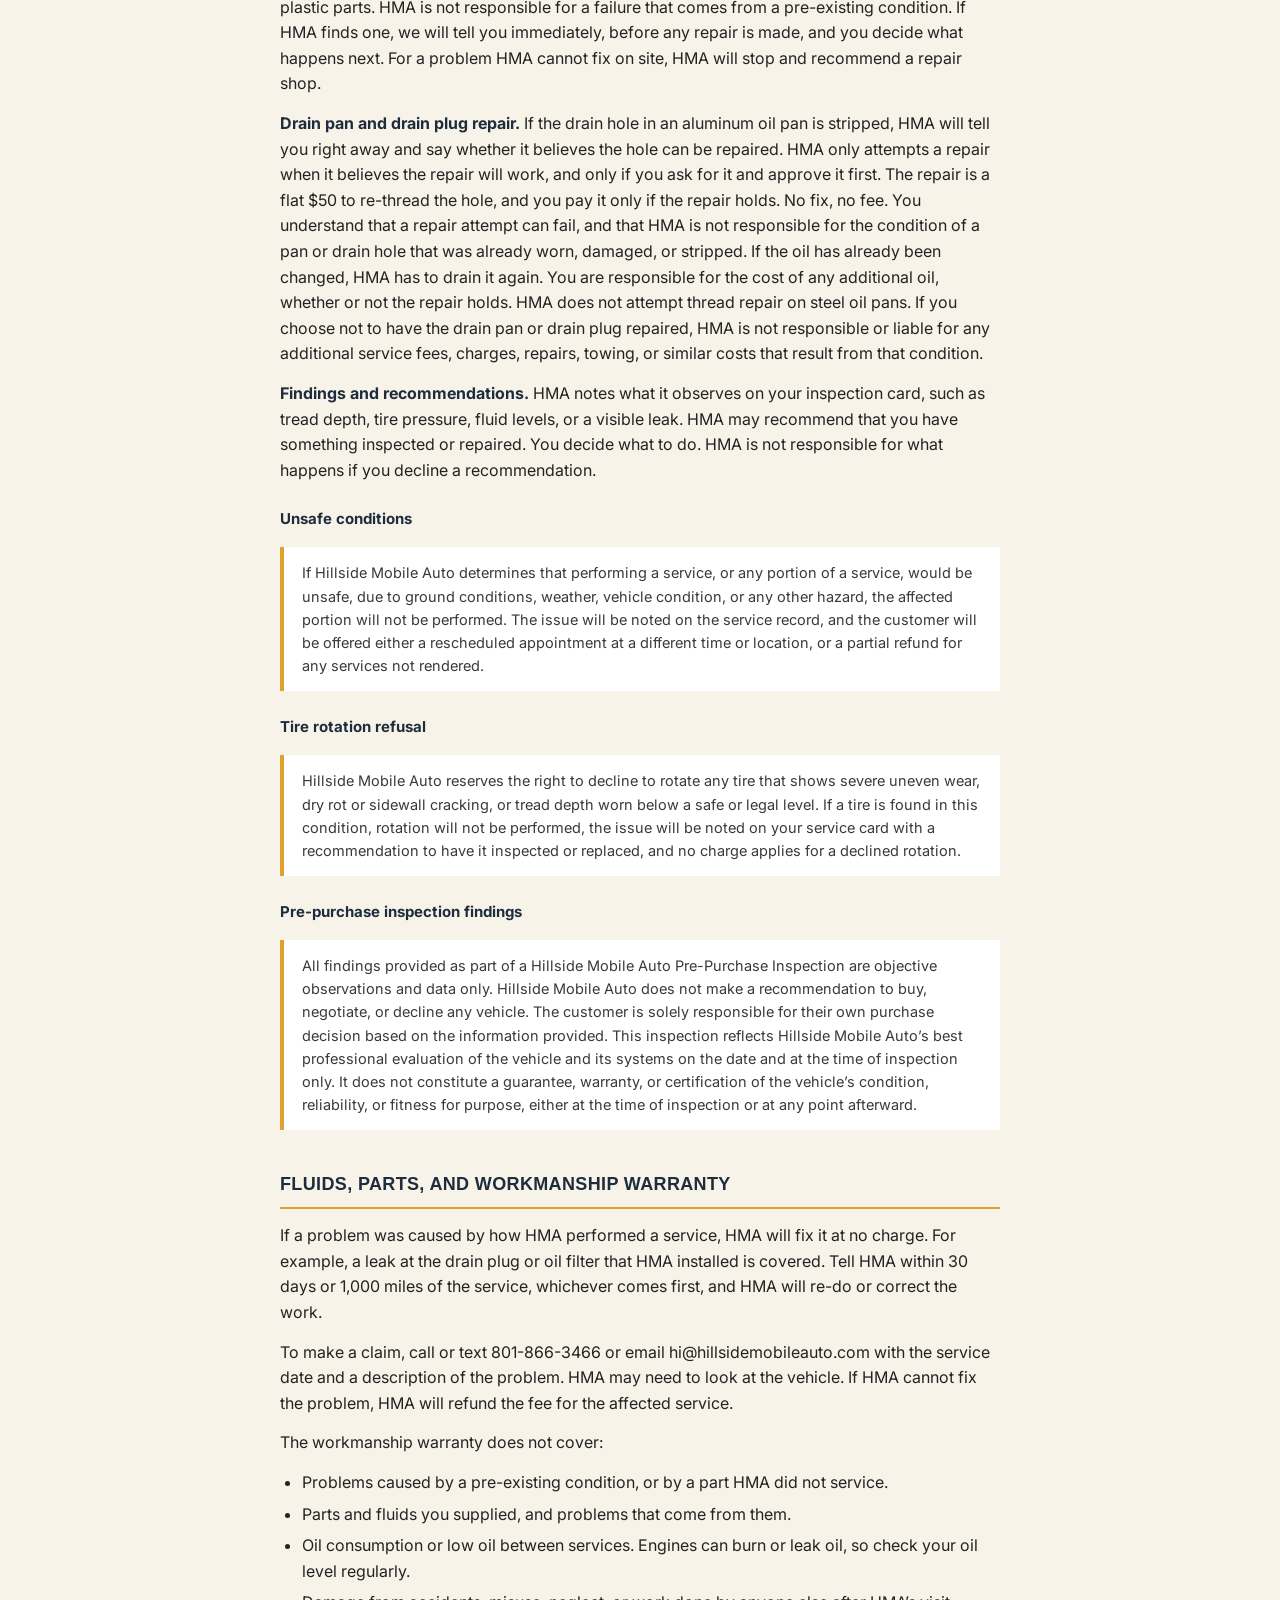
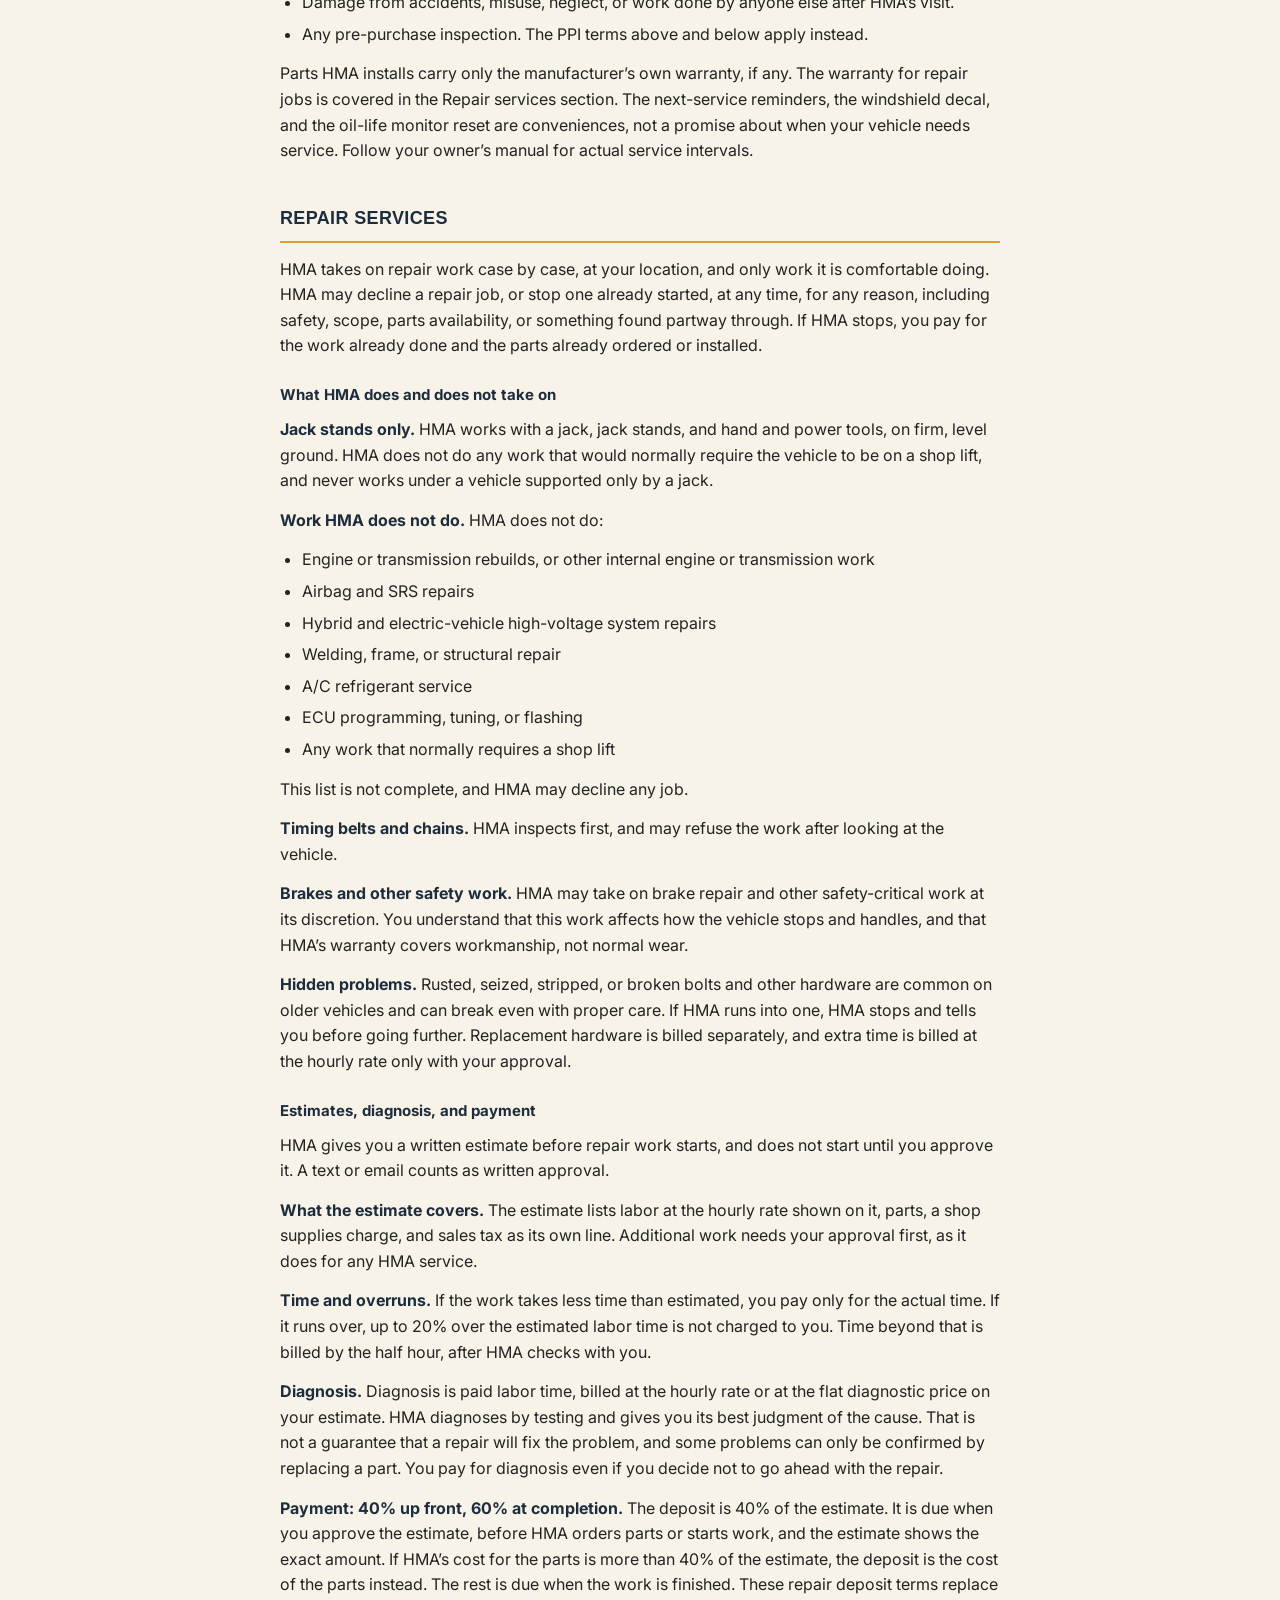
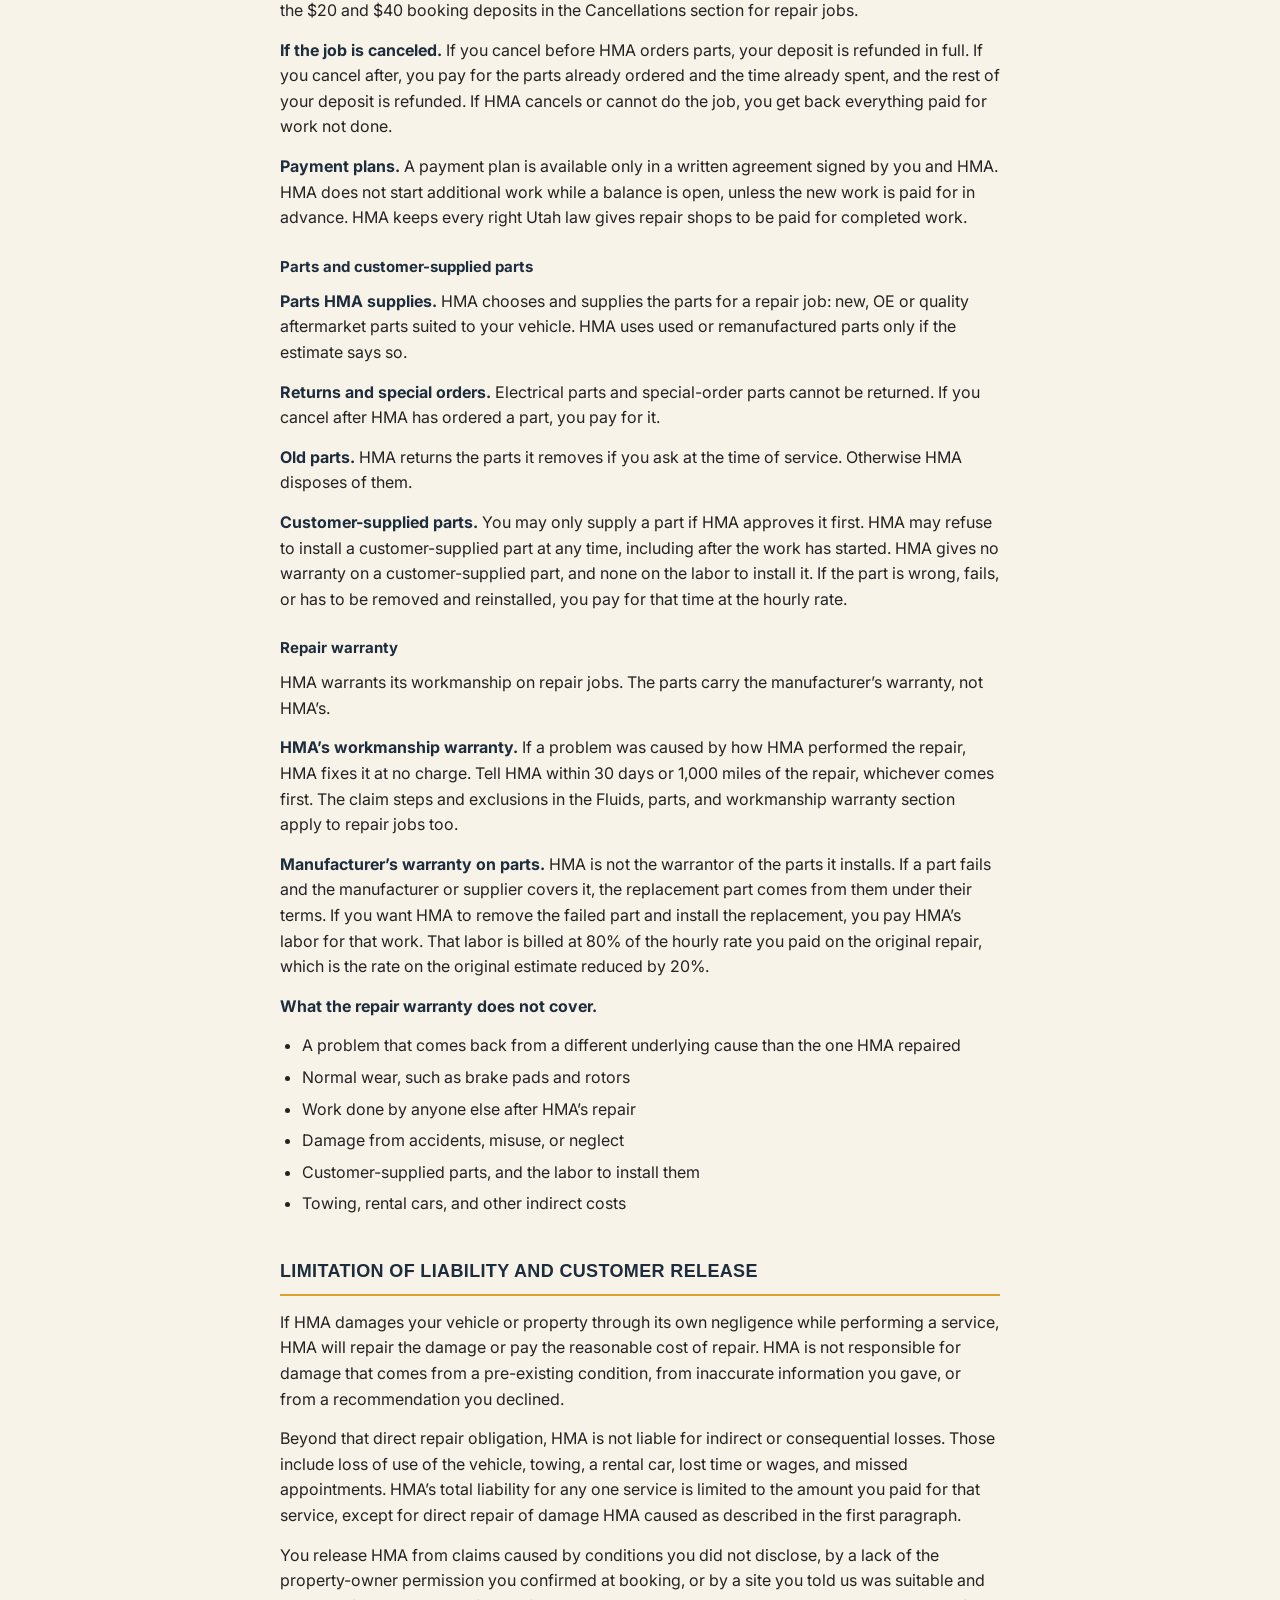
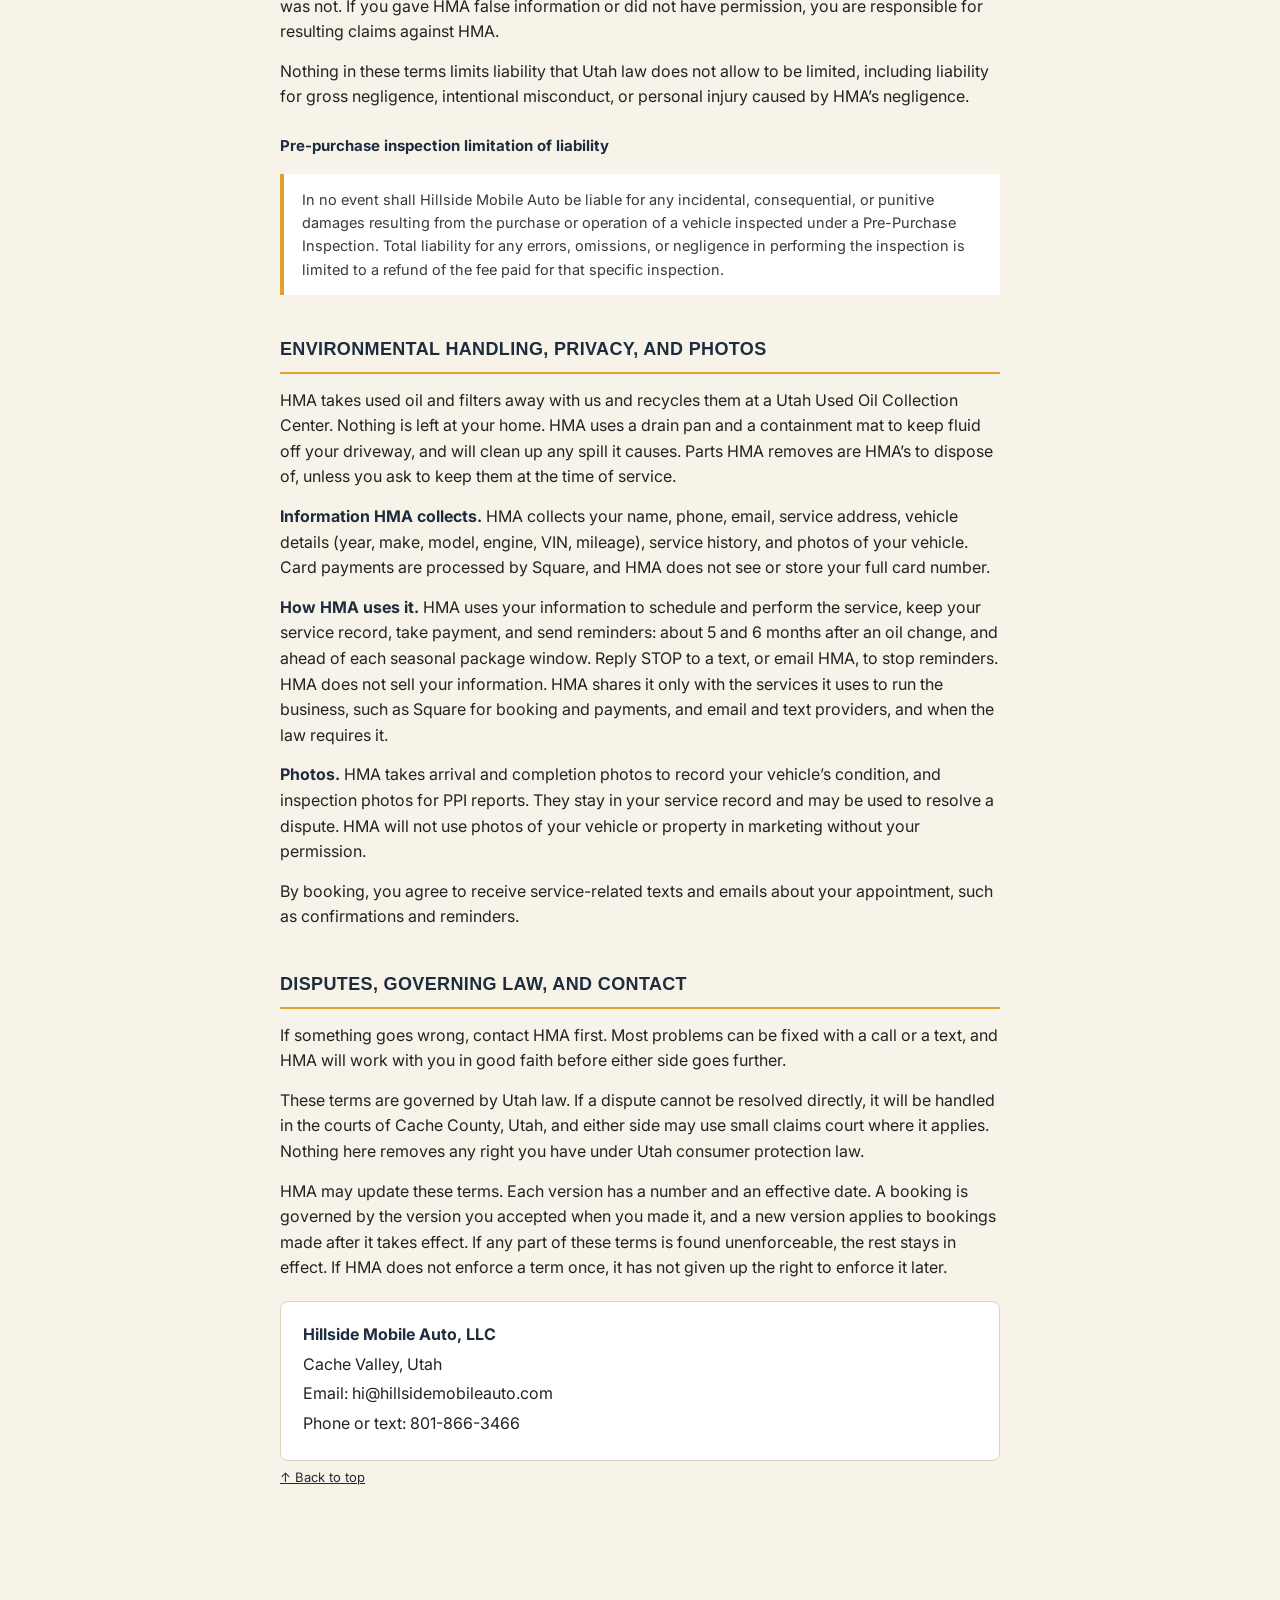
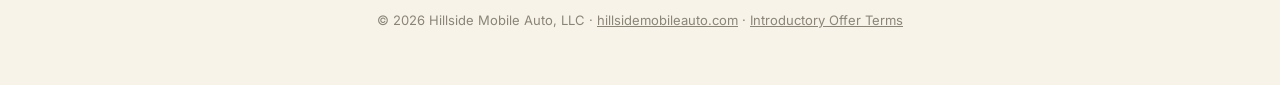
<file: terms.html>
<!DOCTYPE html>
<html lang="en">
<head>
<meta charset="UTF-8">
<meta name="viewport" content="width=device-width, initial-scale=1.0">
<title>Service Terms | Hillside Mobile Auto</title>
<meta name="description" content="Hillside Mobile Auto Service Terms and Booking Agreement.">
<link rel="preconnect" href="https://fonts.googleapis.com">
<link rel="preconnect" href="https://fonts.gstatic.com" crossorigin>
<link href="https://fonts.googleapis.com/css2?family=Archivo+Expanded:wght@600;800&family=Roboto+Slab:wght@400;500&family=Inter:wght@400;500;600;700&display=swap" rel="stylesheet">
<style>
  :root{
    --navy:#1E2D3D;
    --amber:#E0A02E;
    --cream:#F7F3E8;
    --ink:#232323;
    --line:#DDD5C2;
    --maxw:760px;
  }
  *{box-sizing:border-box;}
  html{scroll-behavior:smooth;}
  body{
    margin:0;
    background:var(--cream);
    color:var(--ink);
    font-family:'Inter',-apple-system,BlinkMacSystemFont,'Segoe UI',sans-serif;
    line-height:1.6;
    font-size:16px;
  }
  a{color:var(--navy);}
  a:hover{color:var(--amber);}

  .draft-banner{
    background:#B4472A;
    color:#fff;
    text-align:center;
    font-weight:600;
    font-size:14px;
    padding:10px 16px;
    letter-spacing:.02em;
  }

  header.site{
    background:var(--navy);
    color:var(--cream);
    padding:28px 20px;
  }
  .header-inner{
    max-width:var(--maxw);
    margin:0 auto;
  }
  .wordmark{
    font-family:'Archivo Expanded',sans-serif;
    font-weight:800;
    text-transform:uppercase;
    letter-spacing:.04em;
    font-size:22px;
    margin:0;
  }
  .wordmark a{color:var(--cream);text-decoration:none;}
  .tagline{
    font-family:'Roboto Slab',serif;
    font-weight:400;
    font-size:13px;
    color:var(--amber);
    margin:4px 0 0;
  }

  main{
    max-width:var(--maxw);
    margin:0 auto;
    padding:36px 20px 80px;
  }

  h1.doc-title{
    font-family:'Archivo Expanded',sans-serif;
    font-weight:800;
    font-size:28px;
    color:var(--navy);
    margin:0 0 6px;
  }
  .doc-meta{
    font-size:14px;
    color:#6b6558;
    margin-bottom:28px;
    padding-bottom:20px;
    border-bottom:2px solid var(--line);
  }
  .doc-meta strong{color:var(--ink);}

  nav.toc{
    background:#fff;
    border:1px solid var(--line);
    border-radius:8px;
    padding:18px 22px;
    margin-bottom:32px;
    font-size:14px;
  }
  nav.toc p{margin:0 0 8px;font-weight:600;color:var(--navy);}
  nav.toc ol{margin:0;padding-left:20px;columns:1;}
  nav.toc li{margin-bottom:5px;}

  h2{
    font-family:'Archivo Expanded',sans-serif;
    font-weight:700;
    font-size:18px;
    color:var(--navy);
    text-transform:uppercase;
    letter-spacing:.02em;
    margin:40px 0 14px;
    padding-bottom:8px;
    border-bottom:2px solid var(--amber);
    scroll-margin-top:20px;
  }
  h3{
    font-size:15px;
    font-weight:700;
    color:var(--navy);
    margin:24px 0 10px;
  }
  p{margin:0 0 14px;}
  ul,ol{margin:0 0 14px;padding-left:22px;}
  li{margin-bottom:6px;}
  strong{color:var(--navy);}

  blockquote{
    background:#fff;
    border-left:4px solid var(--amber);
    margin:16px 0;
    padding:14px 18px;
    font-size:14.5px;
    color:#3a3a3a;
  }

  table{
    width:100%;
    border-collapse:collapse;
    margin:16px 0;
    font-size:14.5px;
    background:#fff;
  }
  th,td{
    text-align:left;
    padding:9px 12px;
    border:1px solid var(--line);
  }
  th{
    background:var(--navy);
    color:var(--cream);
    font-weight:600;
  }
  tr:nth-child(even) td{background:#FBF9F3;}

  .contact-box{
    background:#fff;
    border:1px solid var(--line);
    border-radius:8px;
    padding:20px 22px;
    margin-top:20px;
  }
  .contact-box p{margin:0 0 4px;}

  footer.site{
    text-align:center;
    padding:28px 20px 40px;
    font-size:13px;
    color:#8a8577;
  }
  footer.site a{color:#8a8577;}

  .back-to-top{
    display:inline-block;
    margin-top:6px;
    font-size:13px;
  }

  @media (max-width:600px){
    h1.doc-title{font-size:23px;}
    main{padding:28px 16px 60px;}
  }
</style>
</head>
<body>

<header class="site">
  <div class="header-inner">
    <p class="wordmark"><a href="/">Hillside Mobile Auto</a></p>
    <p class="tagline">Car Care, Right Where You Are</p>
  </div>
</header>

<main>
  <h1 class="doc-title">Service Terms &amp; Booking Agreement</h1>
  <div class="doc-meta">
    Version <strong>2.0</strong> &middot; Effective date: <strong>November 1, 2026</strong><br>
    Hillside Mobile Auto, LLC &middot; Cache Valley, Utah
  </div>

  <nav class="toc" aria-label="Table of contents">
    <p>On this page</p>
    <ol>
      <li><a href="#agreement">Agreement and acceptance</a></li>
      <li><a href="#services">Services</a></li>
      <li><a href="#booking">Booking, scheduling, and service area</a></li>
      <li><a href="#responsibilities">Customer responsibilities and site requirements</a></li>
      <li><a href="#pricing">Pricing, payment, and additional work</a></li>
      <li><a href="#cancellations">Cancellations, rescheduling, and no-shows</a></li>
      <li><a href="#condition">Vehicle condition, unsafe conditions, and recommendations</a></li>
      <li><a href="#warranty">Fluids, parts, and workmanship warranty</a></li>
      <li><a href="#repairs">Repair services</a></li>
      <li><a href="#liability">Limitation of liability and customer release</a></li>
      <li><a href="#privacy">Environmental handling, privacy, and photos</a></li>
      <li><a href="#disputes">Disputes, governing law, and contact</a></li>
    </ol>
  </nav>

  <h2 id="agreement">Agreement and acceptance</h2>
  <p>These terms are a binding agreement between Hillside Mobile Auto, LLC, a Utah limited liability company (&ldquo;HMA,&rdquo; &ldquo;we,&rdquo; &ldquo;us&rdquo;), and the person booking the service (&ldquo;you&rdquo; or the &ldquo;customer&rdquo;). By ticking the acknowledgment box and completing a booking, you agree to them for that appointment and for any later appointment booked while this version is in effect.</p>
  <p>The terms cover every HMA service: oil changes, add-ons, tire rotations, seasonal packages, pre-purchase inspections (PPIs), and repair services. Where a service-specific term conflicts with a general one, the service-specific term applies.</p>
  <p>You confirm that you are at least 18 years old, and that you own the vehicle or have the owner&rsquo;s permission to have it serviced. For a PPI, the vehicle usually belongs to a seller, so the extra consent rules in the customer responsibilities section also apply.</p>
  <p>Agreeing electronically has the same effect as signing on paper. Your booking confirmation, the price list shown at booking, and these terms together are the whole agreement. Anything said outside them does not change them unless HMA confirms it in writing, and text or email counts.</p>

  <h2 id="services">Services</h2>
  <p>HMA performs the maintenance services and inspections listed below at your location. Current prices are on the price list shown at booking, and the price you see when you book, plus sales tax, is the price you pay for that scope of work.</p>
  <table>
    <tr><th>Service</th><th>What it covers</th></tr>
    <tr><td>Full-synthetic oil change</td><td>Oil of the correct viscosity and spec for your vehicle (up to 5 quarts), oil filter, correct drain-plug washer or gasket, battery test, walk-around visual check, tire pressure check and fill, washer fluid top-off, oil-life monitor reset, and a written inspection card. Vehicles over about 75,000 miles get high-mileage oil at no extra charge.</td></tr>
    <tr><td>Add-ons</td><td>Wiper blades (standard or premium, fronts only or fronts and back), cabin air filter, engine air filter, battery installation (customer supplies the battery), a tire rotation, and a seasonal package at a bundle price. Add-ons are booked with an oil change, not on their own.</td></tr>
    <tr><td>Tire rotation</td><td>Rotation of all four tires, plus tread depth, tire pressure, and a visual brake-pad thickness read. Sold with an oil change at the add-on price or on its own.</td></tr>
    <tr><td>Seasonal packages</td><td>Spring Refresh, Summer Road-Trip Ready, and Winter Storm Prep. Each includes a battery test, tire rotation and checks, fluid checks, a code scan, and a season-specific check. Sold on their own or at a bundle price as an add-on to an oil change.</td></tr>
    <tr><td>Pre-purchase inspection (PPI)</td><td>A Basic (Level 1) or Comprehensive (Level 2) inspection of a vehicle you are thinking of buying, with a printed report.</td></tr>
    <tr><td>Repair services</td><td>Repair work that HMA takes on case by case, by written estimate, at your location. The Repair services section below covers what HMA does and does not take on.</td></tr>
  </table>

  <p><strong>Fluid top-offs.</strong> HMA always asks before adding coolant, power steering fluid, or brake fluid. A normal top-off is free. If a fluid needs much more than that, HMA will stop adding it and note a possible leak or issue on your inspection card instead.</p>
  <p><strong>Oil selection.</strong> HMA chooses the oil brand and always matches the viscosity and certification your manufacturer specifies. If you need a specific product or spec, tell us when you book.</p>
  <p><strong>Inspections are visual, not diagnostic.</strong> The walk-around, inspection card, and seasonal checks record objective readings and visible conditions, such as tread depth, tire pressure, and fluid level. They are not a diagnosis, a full mechanical inspection, or a promise that nothing else is wrong.</p>
  <p><strong>Not offered.</strong> HMA does not offer A/C recharge, and brakes are not part of the standard menu. HMA takes on repair work case by case, as described in the Repair services section. Online quick booking covers 2000 and newer domestic, Japanese, and Korean gasoline vehicles. European vehicles, pre-2000 vehicles, and diesels are accepted only by request, after HMA confirms them.</p>

  <h3>Pre-purchase inspection scope</h3>
  <blockquote>HMA&rsquo;s Pre-Purchase Inspection is visual, non-destructive, and non-invasive, with one specific exception: the Comprehensive (Level 2) inspection includes wheel removal at all four corners for the purpose of measuring brake pad thickness and checking rotor condition. Outside of that exception, component teardown, engine disassembly, and removal of body panels or protective shields are outside the scope of this service.</blockquote>

  <h2 id="booking">Booking, scheduling, and service area</h2>
  <p>An appointment is confirmed only when HMA sends you a confirmation by text or email. HMA serves Cache Valley, Utah, from Wellsville to Smithfield, and may decline a booking outside its service area, for a vehicle it does not service, or for any reason it cannot safely or practically do the work. If HMA declines, your deposit is refunded in full.</p>
  <p>HMA takes appointments Monday through Saturday, from 6 AM to 9 PM. Your confirmation shows the appointment time. Reminders go out 24 hours and 2 hours beforehand.</p>
  <p>If HMA is running late, we will text or call you as early as we can. Jobs run on a schedule, so an earlier job that takes longer than expected can move your arrival time. We will always tell you before that happens.</p>
  <p>You are responsible for accurate booking details: the vehicle&rsquo;s year, make, model, and engine, plus the VIN if you have it, and the exact service address. If the vehicle turns out to be different from what you booked, or the address is wrong, HMA may need to reschedule, and the cancellation policy may apply.</p>

  <h2 id="responsibilities">Customer responsibilities and site requirements</h2>
  <p>HMA can only do safe, quality work if the vehicle and the site are ready. By booking, you agree to the following.</p>
  <ul>
    <li><strong>Be there, or send an adult.</strong> You or an adult you designate must be present at the start to hand over the keys and confirm the vehicle, and at the end to review the work and pay.</li>
    <li><strong>Provide a safe work area.</strong> The vehicle must be on firm, level ground, such as a driveway or paved parking space, with room to open the doors and work around it. HMA will not work on soft ground, slopes, ice, or in traffic.</li>
    <li><strong>Give us access.</strong> The vehicle must be unlocked or keyed, not blocked in, and free of anything that prevents work. Please remove valuables and secure any pets, and tell us about a gate code or a dog on the property.</li>
    <li><strong>Tell us what you know.</strong> Please mention leaks, warning lights, past repairs, a previously damaged drain plug, aftermarket parts, or anything else that could affect the work.</li>
    <li><strong>Confirm you have permission to have the work done where the vehicle is parked.</strong> Many apartments, HOAs, and workplaces restrict vehicle maintenance on their property. You are responsible for checking, and for any consequences if you did not.</li>
    <li><strong>Supply the right parts when you supply them.</strong> If you provide a battery or any other part, it must fit your vehicle. HMA may decline to install a part that is wrong, damaged, or unsafe.</li>
  </ul>

  <h3>Pre-purchase inspection consent and seller access</h3>
  <p>A PPI involves a third party. The seller is not HMA&rsquo;s customer, but the seller controls access to the vehicle, so the customer and the seller each have to agree to different things.</p>
  <table>
    <tr><th>Who</th><th>Must agree to</th><th>When</th></tr>
    <tr><td>Customer (the buyer)</td><td>These Service Terms, and confirming that the seller has agreed to the inspection</td><td>At booking, along with the seller&rsquo;s address</td></tr>
    <tr><td>Seller</td><td>The inspection itself</td><td>Confirmed by the customer at booking, and again with HMA on arrival</td></tr>
    <tr><td>Seller</td><td>A road test, for the Comprehensive (Level 2) PPI only</td><td>With HMA on arrival, separately from the inspection</td></tr>
  </table>
  <p><strong>If access is limited.</strong> If the seller is not there or does not allow the inspection when HMA arrives, HMA does not inspect and the no-show terms apply. If the seller allows the inspection but refuses the road test, or refuses any other part of it, HMA completes everything the seller does allow and records each limit on the report. The PPI fee is not reduced, and HMA is not responsible for what could not be evaluated because access was restricted.</p>
  <blockquote>Before performing any Pre-Purchase Inspection, the client must acknowledge and accept these Service Terms. The seller must also grant permission for the inspection and, separately, for a road test where one is included. If a seller declines to allow a road test, this will be noted on the report as: &ldquo;Road test refused by seller; system could not be objectively evaluated under driving loads.&rdquo; Responsibility for that limitation rests with the party who restricted access, not with Hillside Mobile Auto.</blockquote>
  <p>At booking, a PPI customer gives the seller&rsquo;s address and confirms that the seller has agreed to the inspection. If the seller is not there or does not allow access when HMA arrives, the no-show terms apply.</p>

  <h2 id="pricing">Pricing, payment, and additional work</h2>
  <p>HMA sells a fixed-price menu. All prices are before sales tax, and the price shown when you book, plus sales tax, is what you pay for that scope of work. The only ways the total changes are extra oil, extra work you approve, or applicable sales tax.</p>
  <ul>
    <li><strong>Extra oil.</strong> The oil change price covers up to 5 quarts. Additional quarts are charged at the per-quart rate on the price list.</li>
    <li><strong>Extra work.</strong> HMA never does or charges for work outside your booking without your approval first. If you ask for an add-on on site, or HMA recommends one, we state the price and wait for your yes before starting.</li>
    <li><strong>Filters.</strong> Air filter add-ons are flat-priced, with installation included, as listed on the price list. HMA does not stock filters, and the price does not change with the actual part cost on a given job.</li>
    <li><strong>Customer-supplied parts.</strong> For a battery you supply, HMA charges only the flat installation fee. HMA does not warrant customer-supplied parts.</li>
    <li><strong>Payment.</strong> Payment is due when the work is finished, by card through Square or another method HMA accepts at booking. Your deposit is emailed to you as a receipt when you pay it, and it is credited toward the total on your final receipt.</li>
    <li><strong>Receipts.</strong> Your receipt itemizes each service, part, and fee, shows your deposit as a credit, lists sales tax as its own line, and shows the total you paid. You receive a printed service record and receipt in the vehicle, with an emailed copy as a backup if you prefer.</li>
    <li><strong>Sales tax.</strong> All prices are before sales tax. Sales tax is added at the rate that applies where the service is performed and is shown as its own line on your receipt.</li>
    <li><strong>Partial or refused work.</strong> If HMA cannot perform part of a service for a reason covered in these terms, you pay only for what was done, and any deposit credit or prepayment for the rest is refunded.</li>
  </ul>

  <h2 id="cancellations">Cancellations, rescheduling, and no-shows</h2>
  <p>Deposits are credited toward your total. Repair jobs use the repair deposit described in the Repair services section instead of the booking deposits below.</p>
  <p>Cancel more than 24 hours ahead and your deposit is refunded in full to your original payment method.</p>
  <p>Cancel later, or miss the appointment, and your deposit is forfeited.</p>
  <p>If you need to reschedule your appointment, at least a 4 hour notice is required in order for your deposit to carry forward to the new time.</p>
  <p>If HMA cancels or has to move your appointment because of weather, illness, an equipment problem, or a safety concern, you choose a new time with your deposit carried forward, or a full deposit refund back to the original payment method.</p>
  <table>
    <tr><th>Service</th><th>Deposit</th></tr>
    <tr><td>Oil change, standalone tire rotation, seasonal package, or Basic (Level 1) PPI</td><td>$20</td></tr>
    <tr><td>Comprehensive (Level 2) PPI</td><td>$40</td></tr>
  </table>
  <blockquote>A deposit is required to book most services, credited toward the total price. If an appointment is canceled with more than 24 hours&rsquo; notice, the deposit is refunded in full. If an appointment is canceled with 24 hours&rsquo; notice or less, or if Hillside Mobile Auto arrives and the customer is not present, the deposit is forfeited. If rescheduled with reasonable notice, the deposit carries forward to the new appointment.</blockquote>
  <p><strong>Reasonable notice</strong> for rescheduling means at least 4 hours before the appointment. Cancelling for a full deposit refund requires more than 24 hours&rsquo; notice.</p>
  <p><strong>A no-show</strong> means HMA arrives at the booked time and address and no one is there to hand over the vehicle, the vehicle is not accessible, or, for a PPI, the seller does not allow the inspection, and HMA cannot reach you within 15 minutes.</p>
  <p><strong>Weather.</strong> HMA works outdoors. Rain, snow, ice, lightning, or extreme temperatures can make the work unsafe or the outcome poor, and HMA may reschedule for any of those. A rescheduled appointment for weather is never a late cancellation on your side.</p>

  <h2 id="condition">Vehicle condition, unsafe conditions, and recommendations</h2>
  <p>HMA is responsible for the work it performs, not for the condition your vehicle was already in. On arrival, HMA photographs the odometer and does a walk-around to record existing damage, and photographs the finished work when done. Those photos are part of your service record.</p>
  <p><strong>Pre-existing conditions.</strong> Parts that are worn, corroded, seized, cross-threaded, brittle, or previously damaged can fail when they are touched, even with proper care. Examples include a stripped or over-tightened drain plug, damaged oil pan threads, a seized oil filter, and brittle plastic parts. HMA is not responsible for a failure that comes from a pre-existing condition. If HMA finds one, we will tell you immediately, before any repair is made, and you decide what happens next. For a problem HMA cannot fix on site, HMA will stop and recommend a repair shop.</p>
  <p><strong>Drain pan and drain plug repair.</strong> If the drain hole in an aluminum oil pan is stripped, HMA will tell you right away and say whether it believes the hole can be repaired. HMA only attempts a repair when it believes the repair will work, and only if you ask for it and approve it first. The repair is a flat $50 to re-thread the hole, and you pay it only if the repair holds. No fix, no fee. You understand that a repair attempt can fail, and that HMA is not responsible for the condition of a pan or drain hole that was already worn, damaged, or stripped. If the oil has already been changed, HMA has to drain it again. You are responsible for the cost of any additional oil, whether or not the repair holds. HMA does not attempt thread repair on steel oil pans. If you choose not to have the drain pan or drain plug repaired, HMA is not responsible or liable for any additional service fees, charges, repairs, towing, or similar costs that result from that condition.</p>
  <p><strong>Findings and recommendations.</strong> HMA notes what it observes on your inspection card, such as tread depth, tire pressure, fluid levels, or a visible leak. HMA may recommend that you have something inspected or repaired. You decide what to do. HMA is not responsible for what happens if you decline a recommendation.</p>

  <h3>Unsafe conditions</h3>
  <blockquote>If Hillside Mobile Auto determines that performing a service, or any portion of a service, would be unsafe, due to ground conditions, weather, vehicle condition, or any other hazard, the affected portion will not be performed. The issue will be noted on the service record, and the customer will be offered either a rescheduled appointment at a different time or location, or a partial refund for any services not rendered.</blockquote>

  <h3>Tire rotation refusal</h3>
  <blockquote>Hillside Mobile Auto reserves the right to decline to rotate any tire that shows severe uneven wear, dry rot or sidewall cracking, or tread depth worn below a safe or legal level. If a tire is found in this condition, rotation will not be performed, the issue will be noted on your service card with a recommendation to have it inspected or replaced, and no charge applies for a declined rotation.</blockquote>

  <h3>Pre-purchase inspection findings</h3>
  <blockquote>All findings provided as part of a Hillside Mobile Auto Pre-Purchase Inspection are objective observations and data only. Hillside Mobile Auto does not make a recommendation to buy, negotiate, or decline any vehicle. The customer is solely responsible for their own purchase decision based on the information provided. This inspection reflects Hillside Mobile Auto&rsquo;s best professional evaluation of the vehicle and its systems on the date and at the time of inspection only. It does not constitute a guarantee, warranty, or certification of the vehicle&rsquo;s condition, reliability, or fitness for purpose, either at the time of inspection or at any point afterward.</blockquote>

  <h2 id="warranty">Fluids, parts, and workmanship warranty</h2>
  <p>If a problem was caused by how HMA performed a service, HMA will fix it at no charge. For example, a leak at the drain plug or oil filter that HMA installed is covered. Tell HMA within 30 days or 1,000 miles of the service, whichever comes first, and HMA will re-do or correct the work.</p>
  <p>To make a claim, call or text 801-866-3466 or email hi@hillsidemobileauto.com with the service date and a description of the problem. HMA may need to look at the vehicle. If HMA cannot fix the problem, HMA will refund the fee for the affected service.</p>
  <p>The workmanship warranty does not cover:</p>
  <ul>
    <li>Problems caused by a pre-existing condition, or by a part HMA did not service.</li>
    <li>Parts and fluids you supplied, and problems that come from them.</li>
    <li>Oil consumption or low oil between services. Engines can burn or leak oil, so check your oil level regularly.</li>
    <li>Damage from accidents, misuse, neglect, or work done by anyone else after HMA&rsquo;s visit.</li>
    <li>Any pre-purchase inspection. The PPI terms above and below apply instead.</li>
  </ul>
  <p>Parts HMA installs carry only the manufacturer&rsquo;s own warranty, if any. The warranty for repair jobs is covered in the Repair services section. The next-service reminders, the windshield decal, and the oil-life monitor reset are conveniences, not a promise about when your vehicle needs service. Follow your owner&rsquo;s manual for actual service intervals.</p>

  <h2 id="repairs">Repair services</h2>
  <p>HMA takes on repair work case by case, at your location, and only work it is comfortable doing. HMA may decline a repair job, or stop one already started, at any time, for any reason, including safety, scope, parts availability, or something found partway through. If HMA stops, you pay for the work already done and the parts already ordered or installed.</p>

  <h3>What HMA does and does not take on</h3>
  <p><strong>Jack stands only.</strong> HMA works with a jack, jack stands, and hand and power tools, on firm, level ground. HMA does not do any work that would normally require the vehicle to be on a shop lift, and never works under a vehicle supported only by a jack.</p>
  <p><strong>Work HMA does not do.</strong> HMA does not do:</p>
  <ul>
    <li>Engine or transmission rebuilds, or other internal engine or transmission work</li>
    <li>Airbag and SRS repairs</li>
    <li>Hybrid and electric-vehicle high-voltage system repairs</li>
    <li>Welding, frame, or structural repair</li>
    <li>A/C refrigerant service</li>
    <li>ECU programming, tuning, or flashing</li>
    <li>Any work that normally requires a shop lift</li>
  </ul>
  <p>This list is not complete, and HMA may decline any job.</p>
  <p><strong>Timing belts and chains.</strong> HMA inspects first, and may refuse the work after looking at the vehicle.</p>
  <p><strong>Brakes and other safety work.</strong> HMA may take on brake repair and other safety-critical work at its discretion. You understand that this work affects how the vehicle stops and handles, and that HMA&rsquo;s warranty covers workmanship, not normal wear.</p>
  <p><strong>Hidden problems.</strong> Rusted, seized, stripped, or broken bolts and other hardware are common on older vehicles and can break even with proper care. If HMA runs into one, HMA stops and tells you before going further. Replacement hardware is billed separately, and extra time is billed at the hourly rate only with your approval.</p>

  <h3>Estimates, diagnosis, and payment</h3>
  <p>HMA gives you a written estimate before repair work starts, and does not start until you approve it. A text or email counts as written approval.</p>
  <p><strong>What the estimate covers.</strong> The estimate lists labor at the hourly rate shown on it, parts, a shop supplies charge, and sales tax as its own line. Additional work needs your approval first, as it does for any HMA service.</p>
  <p><strong>Time and overruns.</strong> If the work takes less time than estimated, you pay only for the actual time. If it runs over, up to 20% over the estimated labor time is not charged to you. Time beyond that is billed by the half hour, after HMA checks with you.</p>
  <p><strong>Diagnosis.</strong> Diagnosis is paid labor time, billed at the hourly rate or at the flat diagnostic price on your estimate. HMA diagnoses by testing and gives you its best judgment of the cause. That is not a guarantee that a repair will fix the problem, and some problems can only be confirmed by replacing a part. You pay for diagnosis even if you decide not to go ahead with the repair.</p>
  <p><strong>Payment: 40% up front, 60% at completion.</strong> The deposit is 40% of the estimate. It is due when you approve the estimate, before HMA orders parts or starts work, and the estimate shows the exact amount. If HMA&rsquo;s cost for the parts is more than 40% of the estimate, the deposit is the cost of the parts instead. The rest is due when the work is finished. These repair deposit terms replace the $20 and $40 booking deposits in the Cancellations section for repair jobs.</p>
  <p><strong>If the job is canceled.</strong> If you cancel before HMA orders parts, your deposit is refunded in full. If you cancel after, you pay for the parts already ordered and the time already spent, and the rest of your deposit is refunded. If HMA cancels or cannot do the job, you get back everything paid for work not done.</p>
  <p><strong>Payment plans.</strong> A payment plan is available only in a written agreement signed by you and HMA. HMA does not start additional work while a balance is open, unless the new work is paid for in advance. HMA keeps every right Utah law gives repair shops to be paid for completed work.</p>

  <h3>Parts and customer-supplied parts</h3>
  <p><strong>Parts HMA supplies.</strong> HMA chooses and supplies the parts for a repair job: new, OE or quality aftermarket parts suited to your vehicle. HMA uses used or remanufactured parts only if the estimate says so.</p>
  <p><strong>Returns and special orders.</strong> Electrical parts and special-order parts cannot be returned. If you cancel after HMA has ordered a part, you pay for it.</p>
  <p><strong>Old parts.</strong> HMA returns the parts it removes if you ask at the time of service. Otherwise HMA disposes of them.</p>
  <p><strong>Customer-supplied parts.</strong> You may only supply a part if HMA approves it first. HMA may refuse to install a customer-supplied part at any time, including after the work has started. HMA gives no warranty on a customer-supplied part, and none on the labor to install it. If the part is wrong, fails, or has to be removed and reinstalled, you pay for that time at the hourly rate.</p>

  <h3>Repair warranty</h3>
  <p>HMA warrants its workmanship on repair jobs. The parts carry the manufacturer&rsquo;s warranty, not HMA&rsquo;s.</p>
  <p><strong>HMA&rsquo;s workmanship warranty.</strong> If a problem was caused by how HMA performed the repair, HMA fixes it at no charge. Tell HMA within 30 days or 1,000 miles of the repair, whichever comes first. The claim steps and exclusions in the Fluids, parts, and workmanship warranty section apply to repair jobs too.</p>
  <p><strong>Manufacturer&rsquo;s warranty on parts.</strong> HMA is not the warrantor of the parts it installs. If a part fails and the manufacturer or supplier covers it, the replacement part comes from them under their terms. If you want HMA to remove the failed part and install the replacement, you pay HMA&rsquo;s labor for that work. That labor is billed at 80% of the hourly rate you paid on the original repair, which is the rate on the original estimate reduced by 20%.</p>
  <p><strong>What the repair warranty does not cover.</strong></p>
  <ul>
    <li>A problem that comes back from a different underlying cause than the one HMA repaired</li>
    <li>Normal wear, such as brake pads and rotors</li>
    <li>Work done by anyone else after HMA&rsquo;s repair</li>
    <li>Damage from accidents, misuse, or neglect</li>
    <li>Customer-supplied parts, and the labor to install them</li>
    <li>Towing, rental cars, and other indirect costs</li>
  </ul>

  <h2 id="liability">Limitation of liability and customer release</h2>
  <p>If HMA damages your vehicle or property through its own negligence while performing a service, HMA will repair the damage or pay the reasonable cost of repair. HMA is not responsible for damage that comes from a pre-existing condition, from inaccurate information you gave, or from a recommendation you declined.</p>
  <p>Beyond that direct repair obligation, HMA is not liable for indirect or consequential losses. Those include loss of use of the vehicle, towing, a rental car, lost time or wages, and missed appointments. HMA&rsquo;s total liability for any one service is limited to the amount you paid for that service, except for direct repair of damage HMA caused as described in the first paragraph.</p>
  <p>You release HMA from claims caused by conditions you did not disclose, by a lack of the property-owner permission you confirmed at booking, or by a site you told us was suitable and was not. If you gave HMA false information or did not have permission, you are responsible for resulting claims against HMA.</p>
  <p>Nothing in these terms limits liability that Utah law does not allow to be limited, including liability for gross negligence, intentional misconduct, or personal injury caused by HMA&rsquo;s negligence.</p>

  <h3>Pre-purchase inspection limitation of liability</h3>
  <blockquote>In no event shall Hillside Mobile Auto be liable for any incidental, consequential, or punitive damages resulting from the purchase or operation of a vehicle inspected under a Pre-Purchase Inspection. Total liability for any errors, omissions, or negligence in performing the inspection is limited to a refund of the fee paid for that specific inspection.</blockquote>

  <h2 id="privacy">Environmental handling, privacy, and photos</h2>
  <p>HMA takes used oil and filters away with us and recycles them at a Utah Used Oil Collection Center. Nothing is left at your home. HMA uses a drain pan and a containment mat to keep fluid off your driveway, and will clean up any spill it causes. Parts HMA removes are HMA&rsquo;s to dispose of, unless you ask to keep them at the time of service.</p>
  <p><strong>Information HMA collects.</strong> HMA collects your name, phone, email, service address, vehicle details (year, make, model, engine, VIN, mileage), service history, and photos of your vehicle. Card payments are processed by Square, and HMA does not see or store your full card number.</p>
  <p><strong>How HMA uses it.</strong> HMA uses your information to schedule and perform the service, keep your service record, take payment, and send reminders: about 5 and 6 months after an oil change, and ahead of each seasonal package window. Reply STOP to a text, or email HMA, to stop reminders. HMA does not sell your information. HMA shares it only with the services it uses to run the business, such as Square for booking and payments, and email and text providers, and when the law requires it.</p>
  <p><strong>Photos.</strong> HMA takes arrival and completion photos to record your vehicle&rsquo;s condition, and inspection photos for PPI reports. They stay in your service record and may be used to resolve a dispute. HMA will not use photos of your vehicle or property in marketing without your permission.</p>
  <p>By booking, you agree to receive service-related texts and emails about your appointment, such as confirmations and reminders.</p>

  <h2 id="disputes">Disputes, governing law, and contact</h2>
  <p>If something goes wrong, contact HMA first. Most problems can be fixed with a call or a text, and HMA will work with you in good faith before either side goes further.</p>
  <p>These terms are governed by Utah law. If a dispute cannot be resolved directly, it will be handled in the courts of Cache County, Utah, and either side may use small claims court where it applies. Nothing here removes any right you have under Utah consumer protection law.</p>
  <p>HMA may update these terms. Each version has a number and an effective date. A booking is governed by the version you accepted when you made it, and a new version applies to bookings made after it takes effect. If any part of these terms is found unenforceable, the rest stays in effect. If HMA does not enforce a term once, it has not given up the right to enforce it later.</p>

  <div class="contact-box">
    <p><strong>Hillside Mobile Auto, LLC</strong></p>
    <p>Cache Valley, Utah</p>
    <p>Email: hi@hillsidemobileauto.com</p>
    <p>Phone or text: 801-866-3466</p>
  </div>

  <p class="back-to-top"><a href="#top">&uarr; Back to top</a></p>
</main>

<footer class="site">
  <p>&copy; 2026 Hillside Mobile Auto, LLC &middot; <a href="/">hillsidemobileauto.com</a> &middot; <a href="/introductory-offer-terms.html">Introductory Offer Terms</a></p>
</footer>

</body>
</html>
</file>
<file: assets/site.css>
/* Hillside Mobile Auto: one-page site. Phone-first; laptop layout at 820px+. Cool neutrals (Nov 2026). */
:root{
  --navy:#1E2D3D; --page:#FFFFFF; --alt:#F2F4F7; --panel:#E9EDF1; --panel-edge:#D5DBE2; --amber:#E0A02E;
  --maroon:#A01B23; --maroon-dk:#7d151b; --muted:#5b6670; --line:#DFE4EA; --white:#FFFFFF; --light:#F5F7FA;
  --field:#B4BDC7; --ok:#2f6b3a; --okbg:#e8f1e8; --warnbg:#fbf1dc;
  --f-body:'PT Sans Caption',Arial,sans-serif;
  --f-slab:'Roboto Slab',Georgia,serif;
}
*{box-sizing:border-box}
html{color-scheme:light;scroll-behavior:smooth}
@media (prefers-reduced-motion:reduce){html{scroll-behavior:auto}}
[hidden]{display:none!important}
body{margin:0;background:var(--page);color:var(--navy);font-family:var(--f-body);font-size:16px;line-height:1.5}
a{color:var(--maroon)}
a:hover{color:var(--maroon-dk)}
img{max-width:100%;display:block}
h1,h2,h3,h4,p{margin:0}
section[id],form[id]{scroll-margin-top:12px}

/* ---------- header and bar ---------- */
.s-head{display:flex;align-items:center;justify-content:space-between;gap:12px;padding:12px 20px;border-bottom:1px solid var(--line);background:var(--page)}
.badge-link img{height:46px;width:auto}
.s-nav{display:none;gap:26px;font-size:14px;font-weight:700}
.s-nav a{color:var(--navy);text-decoration:none}
.s-nav a.o,.s-text{color:var(--maroon)}
.s-text{font-size:14px;font-weight:700;text-decoration:none;white-space:nowrap;padding:13px 0}
.bar{background:var(--navy);color:#fff;font-size:15px;font-weight:700;line-height:1.35;padding:8px 16px;display:flex;flex-direction:column;align-items:center}
.bar a{color:#fff;text-decoration:none;padding:6px 0}
.bar a span{text-decoration:underline;text-underline-offset:3px;white-space:nowrap}
.bar .dot{display:none;color:var(--amber)}

/* ---------- shared ---------- */
.eyebrow{font-size:12px;font-weight:700;letter-spacing:.14em;text-transform:uppercase;color:var(--maroon)}
.checks{list-style:none;margin:0;padding:0;display:flex;flex-direction:column;gap:6px;font-size:16px}
.checks li{display:flex;gap:10px}
.checks li:before{content:"";flex:0 0 auto;width:18px;height:18px;margin-top:4px;background:no-repeat center/18px url("data:image/svg+xml,%3Csvg xmlns='http://www.w3.org/2000/svg' viewBox='0 0 24 24' fill='none' stroke='%23E0A02E' stroke-width='3.2' stroke-linecap='round' stroke-linejoin='round'%3E%3Cpath d='M5 12.5l4.5 4.5L19 7.5'/%3E%3C/svg%3E")}
.checks.sm{font-size:15px}
.fine{font-size:14px;color:var(--muted)}
.btn{display:flex;align-items:center;justify-content:center;width:100%;min-height:60px;border:0;border-radius:3px;background:var(--maroon);color:#fff;font:inherit;font-weight:700;font-size:18px;cursor:pointer;padding:14px 20px;text-align:center;text-decoration:none}
.btn:hover{background:var(--maroon-dk);color:#fff}
.btn:focus-visible,.ghost:focus-visible,.choice:focus-visible{outline:3px solid var(--amber);outline-offset:3px}
.btn:disabled,.btn.is-off{background:#B3BBC4;color:var(--light);cursor:not-allowed}
a.btn.is-off{pointer-events:none}
.ghost{display:flex;align-items:center;justify-content:center;width:100%;min-height:56px;border-radius:3px;background:transparent;color:var(--maroon);box-shadow:inset 0 0 0 2px var(--maroon);font-weight:700;font-size:17px;padding:12px 16px;text-align:center;text-decoration:none}
.ghost:hover{background:var(--maroon);color:#fff}
.center{display:flex;justify-content:center}
.center>a{max-width:420px}
.agree{display:flex;gap:12px;align-items:flex-start;font-size:15px;font-weight:400;line-height:1.4;cursor:pointer}
.agree input{appearance:auto;width:24px;height:24px;min-height:0;margin:0;flex:0 0 auto;accent-color:var(--maroon);cursor:pointer;padding:0}
.agree a{font-weight:700}
.panel{background:var(--panel);box-shadow:inset 0 0 0 1px var(--panel-edge);border-top:4px solid var(--amber)}

/* ---------- hero ---------- */
.hero{display:flex;flex-direction:column;gap:26px;padding:28px 20px 36px;max-width:1180px;margin:0 auto}
.hero-copy{display:flex;flex-direction:column;gap:26px;min-width:0}
.pitch{display:flex;flex-direction:column;gap:14px}
.s-h1{font-weight:700;font-size:38px;line-height:1.05;text-wrap:balance}
.s-h1 span{display:block;color:var(--maroon);margin-top:8px;font-size:.62em;line-height:1.15}
.lede{font-family:var(--f-slab);font-size:18px;line-height:1.4}
.stars{display:flex;align-items:center;gap:10px;flex-wrap:wrap}
.stars i{display:flex;gap:2px}
.stars a{font-weight:700;font-size:15px;color:var(--navy);text-underline-offset:3px;padding:10px 0}
.cta{display:flex;flex-direction:column;gap:14px;padding:16px}
.cta-btns{display:flex;flex-direction:column;gap:12px}
.cta p{font-size:14px;line-height:1.45;color:#4a5560}
.cta b{color:var(--navy)}
.fig{margin:0;display:flex;flex-direction:column;border:2px solid var(--navy);border-radius:3px;overflow:hidden;background:var(--white);min-width:0}
.fig img{width:100%;height:auto;aspect-ratio:3/2;object-fit:cover;object-position:50% 40%}
.plate{background:var(--navy);color:var(--light);border-top:4px solid var(--amber);padding:16px 18px 14px;display:flex;flex-direction:column;gap:8px}
.plate-by{font-size:11px;font-weight:700;letter-spacing:.14em;text-transform:uppercase;color:var(--amber)}
.plate-q{font-family:var(--f-slab);font-size:17px;line-height:1.35;font-weight:600}

/* ---------- sections ---------- */
.sec{padding:40px 0 52px;border-top:1px solid var(--line)}
.sec-alt{background:var(--alt)}
.wrap{max-width:1180px;margin:0 auto;padding:0 20px;display:flex;flex-direction:column;gap:24px}
.intro{display:flex;flex-direction:column;gap:8px}
.h2{font-family:var(--f-slab);font-size:28px;line-height:1.15}
.h2 .price{color:var(--maroon)}
.sub{font-family:var(--f-slab);font-size:18px;line-height:1.4;max-width:720px}
.grid{display:grid;grid-template-columns:1fr;gap:14px}
.grp-h{margin-top:8px;font-family:var(--f-slab);font-size:20px;padding-bottom:8px;border-bottom:2px solid var(--amber)}
.svc{background:var(--white);border:1px solid var(--line);border-radius:4px;padding:18px;display:flex;flex-direction:column;gap:10px;min-width:0}
.svc-top{display:flex;justify-content:space-between;align-items:baseline;gap:12px;flex-wrap:wrap}
.svc-top h4{font-size:17px;line-height:1.25}
.svc-price{font-weight:700;color:var(--maroon);font-size:18px;white-space:nowrap}
.svc p{font-size:15px;line-height:1.5}
.svc .note{font-size:14px;color:var(--muted);line-height:1.45}
.svc .save{margin-top:auto;font-weight:700;color:var(--maroon)}
.incl{display:grid;gap:22px}
.incl h3{margin-bottom:8px;font-size:13px;letter-spacing:.12em;text-transform:uppercase;color:var(--muted)}
.know{padding:18px;display:flex;flex-direction:column;gap:10px}
.know h3,.step-h{font-size:15px;letter-spacing:.06em;text-transform:uppercase}

/* ---------- service cards ---------- */
.cards{display:grid;grid-template-columns:1fr;gap:16px}
.card{background:var(--white);border:1px solid var(--line);border-top:4px solid var(--amber);border-radius:4px;padding:20px;display:flex;flex-direction:column;gap:14px;min-width:0}
.card h3{font-family:var(--f-slab);font-size:24px;line-height:1.15}
.rows{list-style:none;margin:0;padding:0;display:flex;flex-direction:column;gap:12px}
.rows li{display:flex;flex-direction:column;gap:2px;padding-bottom:12px;border-bottom:1px solid var(--line)}
.rows .r{display:flex;justify-content:space-between;align-items:baseline;gap:12px}
.rows b{font-size:16px;line-height:1.3}
.rows .p{font-weight:700;color:var(--maroon);font-size:17px;white-space:nowrap}
.rows small{font-size:14px;color:var(--muted);line-height:1.4}
.card .btn,.card .ghost{margin-top:auto;min-height:52px;font-size:17px}

/* ---------- the form ---------- */
.quote{display:flex;flex-direction:column;gap:26px}
.how{list-style:none;margin:0;padding:0;border-bottom:1px solid var(--line)}
.how li{display:flex;flex-direction:column;gap:2px;padding:14px 0;border-top:1px solid var(--line)}
.how b{font-size:16px}
.how span{font-size:15px;color:var(--muted);line-height:1.45}
.form{padding:20px;display:flex;flex-direction:column;gap:22px;min-width:0}
.form h2{font-family:var(--f-slab);font-size:22px}
.step{display:flex;flex-direction:column;gap:12px}
.choices{display:grid;grid-template-columns:1fr;gap:10px}
.choice{display:flex;flex-direction:column;gap:2px;align-items:flex-start;text-align:left;width:100%;min-height:64px;padding:12px 14px;border:0;border-radius:4px;background:var(--white);color:var(--navy);font:inherit;cursor:pointer;box-shadow:inset 0 0 0 1px var(--field)}
.choice b{font-size:16px}
.choice small{font-size:13px;color:var(--muted);line-height:1.3}
.choice[aria-pressed=true]{box-shadow:inset 0 0 0 2.5px var(--maroon)}
.tabs{display:grid;grid-template-columns:1.7fr 1fr;background:#D6DCE3;border-radius:6px;padding:4px;gap:4px}
.tabs [role=tab]{font:inherit;font-size:14px;white-space:nowrap;padding:0 8px;font-weight:700;border:0;border-radius:4px;min-height:44px;background:transparent;color:var(--navy);cursor:pointer}
.tabs [role=tab][aria-selected=true]{background:var(--white);box-shadow:0 1px 2px rgba(30,45,61,.18)}
.tabs [role=tab]:focus-visible{outline:3px solid var(--amber);outline-offset:1px}
.two{display:grid;grid-template-columns:1fr 1fr;gap:12px}
.two .full{grid-column:1/-1}
@media (max-width:420px){.two.ymm{grid-template-columns:1fr}}
.form label{display:flex;flex-direction:column;gap:5px;font-size:13px;font-weight:700;min-width:0}
.form label.agree{flex-direction:row;font-size:15px;font-weight:400;gap:12px}
label .opt{font-weight:400;color:var(--muted)}
select,input,textarea{font:inherit;font-size:16px;width:100%;min-height:48px;padding:10px 12px;border:1.5px solid var(--field);border-radius:4px;background:var(--white);color:var(--navy)}
textarea{min-height:112px;resize:vertical;line-height:1.4}
select:disabled{background:#EEF1F4;color:#7d8790}
select:focus,input:focus,textarea:focus{outline:3px solid var(--amber);outline-offset:1px;border-color:var(--navy)}
.hint{font-size:13px;color:var(--muted);font-weight:400;line-height:1.4}
.infobox{background:var(--white);border-radius:4px;padding:12px 14px;font-size:14px;line-height:1.45}
.status{font-size:14px;padding:10px 12px;border-radius:4px;display:none}
.status.show{display:block}
.status.ok{background:var(--okbg);color:var(--ok)}
.status.warn{background:var(--warnbg);color:#6d4b0e}
.status.err{background:#f6e3e4;color:var(--maroon)}
.vehicle-chip{display:none;background:var(--white);border-radius:4px;padding:10px 12px;font-weight:700}
.vehicle-chip.show{display:block}
.after{font-size:13px;color:var(--muted);text-align:center}
.done{background:var(--white);border-left:4px solid var(--amber);border-radius:4px;padding:14px 16px;display:flex;flex-direction:column;gap:6px}
.done b{font-size:17px}
.done span{font-size:15px;line-height:1.45}
.hp{position:absolute;left:-9999px;width:1px;height:1px;overflow:hidden}
.linkbtn{background:none;border:0;padding:0;font:inherit;font-size:14px;font-weight:700;color:var(--maroon);text-decoration:underline;text-underline-offset:3px;cursor:pointer}
.spin{display:inline-block;width:14px;height:14px;border:2px solid currentColor;border-right-color:transparent;border-radius:50%;animation:s .7s linear infinite;vertical-align:-2px;margin-right:6px}
@keyframes s{to{transform:rotate(360deg)}}
@media (prefers-reduced-motion:reduce){.spin{animation:none}}

/* ---------- offer ---------- */
.offer{display:flex;flex-direction:column;gap:26px}
.offer-copy{display:flex;flex-direction:column;gap:22px;min-width:0}
.chip{align-self:flex-start;background:var(--amber);color:var(--navy);font-size:11px;font-weight:700;text-transform:uppercase;letter-spacing:.08em;padding:6px 12px;border-radius:20px}
.offer-h{font-weight:700;font-size:36px;line-height:1.05}
.offer-h span{display:block;color:var(--maroon);font-size:1.3em;line-height:1;margin-top:4px}
.buy{display:flex;flex-direction:column;gap:14px;padding:16px}
.buy p{font-size:14px}
.elig{font-size:13px!important;color:#4a5560;line-height:1.45}
.elig b{color:var(--navy)}
.elig a{color:inherit;white-space:nowrap}
.fig.hanger img{aspect-ratio:4/3;object-position:50% 45%}

/* ---------- footer ---------- */
.ridge-wrap{background:var(--alt);line-height:0}
.ridge{display:block;width:100%;height:56px}
.foot{background:var(--navy);color:var(--light);padding:8px 20px 36px;text-align:center}
.foot-in{max-width:960px;margin:0 auto;display:flex;flex-direction:column;align-items:center;gap:12px}
.foot img{height:64px;width:auto}
.foot .area{font-family:var(--f-slab);font-size:17px;font-weight:600;line-height:1.4;text-wrap:balance}
.foot .towns,.foot .insured{font-size:14px;color:#cfd6dc;line-height:1.6}
.foot .insured{font-weight:700}
.foot a{color:var(--light)}
.foot .contact a{font-weight:700;text-decoration:none}
.foot .links{font-size:14px;display:flex;gap:6px 18px;flex-wrap:wrap;justify-content:center}
.foot .copy-r{font-size:12px;color:#aab6c0}

/* ---------- laptop ---------- */
@media (min-width:760px){
  .grid.g2,.grid.g3{grid-template-columns:1fr 1fr}
}
@media (min-width:820px){
  .s-head{padding:12px 48px}
  .badge-link img{height:56px}
  .s-nav{display:flex}
  .s-text{display:none}
  .bar{font-size:17px;flex-direction:row;justify-content:center;column-gap:14px}
  .bar .dot{display:inline}
  .hero{display:grid;grid-template-columns:repeat(2,minmax(0,1fr));gap:56px;align-items:start;padding:48px}
  .hero-copy{gap:28px}
  .s-h1{font-size:58px}
  .s-h1 span{font-size:.54em}
  .lede{font-size:21px}
  .cta-btns{flex-direction:row}
  .cta-btns a{flex:1 1 auto;white-space:nowrap}
  .fig img{aspect-ratio:4/3}
  .plate-q{font-size:21px}
  .sec{padding:56px 0 68px}
  .wrap{padding:0 48px}
  .h2{font-size:34px}
  .cards{grid-template-columns:repeat(3,minmax(0,1fr));gap:20px}
  .quote{display:grid;grid-template-columns:minmax(0,5fr) minmax(0,7fr);gap:56px;align-items:start}
  .choices{grid-template-columns:repeat(3,minmax(0,1fr))}
  .incl{grid-template-columns:repeat(3,minmax(0,1fr))}
  .offer{display:grid;grid-template-columns:repeat(2,minmax(0,1fr));gap:56px;align-items:start}
  .offer-h{font-size:48px}
  .ridge{height:90px}
}
@media (min-width:960px){
  .grid.g3{grid-template-columns:repeat(3,1fr)}
}

/* ===== Nov 17 homepage redesign: logo hero, navy sections ===== */


/* ---- mock v2 ---- */
.cta{background:none;box-shadow:none;border:0;border-top:0;padding:0;gap:12px}
.cta p{font-size:13px;color:var(--muted)}
.owner{font-size:15px;color:var(--navy);font-weight:700;margin:-8px 0 0}
.review{margin:0;padding:2px 0 2px 16px;border-left:3px solid var(--amber);display:flex;flex-direction:column;gap:6px}
.review p{margin:0;font-family:var(--f-slab);font-size:17px;line-height:1.4;color:var(--navy);font-style:italic;border:1px dashed var(--field);padding:8px 10px}
.review cite{font-size:13px;color:var(--muted);font-style:normal}
.cline{margin:0;font-size:15px;color:var(--muted)}
.card{gap:16px}
.rows{gap:0}
.rows li{padding:12px 0;gap:0}
.rows li:last-child{border-bottom:0}


/* ---- mock v2b: centered banner ---- */
.banner{display:flex;flex-direction:column;align-items:center;gap:14px;text-align:center;max-width:820px;margin:0 auto}
.banner .s-h1{font-size:33px;line-height:1.12}
.banner .lede{max-width:640px}
.hero-grid{display:flex;flex-direction:column;gap:26px}
.hero{gap:28px}
@media (min-width:820px){
  .hero{display:flex;flex-direction:column;padding:48px;gap:40px}
  .banner .s-h1{font-size:clamp(38px,4.7vw,60px)}
  .banner .lede{font-size:21px}
  .hero-grid{display:grid;grid-template-columns:repeat(2,minmax(0,1fr));gap:56px;align-items:start}
}

.banner .s-h1 span{display:block;color:inherit;margin:0;font-size:inherit;line-height:inherit}
.hero-copy{gap:14px}
.hero-copy .stars{margin-top:8px}
@media (min-width:820px){ .banner{max-width:1000px} .banner .s-h1 span{display:inline} .banner .s-h1{white-space:nowrap} }

.review p{border:0;padding:0;font-style:normal;font-size:16px}
@media (min-width:820px){
  .hero-grid{align-items:stretch}
  .hero-grid .fig{height:100%}
  .hero-grid .fig img{flex:1 1 auto;min-height:0;height:100%;aspect-ratio:auto;object-fit:cover;object-position:50% 40%}
}
@media (min-width:820px) and (max-width:1023px){.hero{padding:36px 32px}.hero-grid{gap:28px}.hero-grid .btn,.hero-grid .cta a{white-space:normal;text-align:center}}
/* ---- v3 ---- */
.s-head .badge-link{display:none}
.s-head{justify-content:flex-end}
@media (min-width:820px){.s-head{justify-content:space-between}}
.hero3{padding:0;background:var(--page);display:block}
.logo-band{display:flex;flex-direction:column;align-items:center;gap:18px;padding:28px 20px 22px;background:#F5F7FA}
.hbadge{width:min(86vw,520px);height:auto;display:block}
.tag{margin:0;display:flex;align-items:center;gap:14px;font-family:var(--f-body);font-weight:700;font-size:clamp(16px,4.4vw,30px);letter-spacing:.03em;text-transform:uppercase;color:var(--navy);text-align:center;line-height:1.2}
.tag::before,.tag::after{content:"";flex:0 0 clamp(18px,6vw,60px);height:4px;background:var(--maroon);border-radius:2px}
.ridge2{display:block;width:100%;height:clamp(54px,12vw,150px);background:#F5F7FA;margin-bottom:-1px}
.navy-panel{background:var(--navy);color:#fff;padding:8px 20px 44px;display:flex;flex-direction:column;gap:28px;align-items:center}
.navy-panel>*{width:100%;max-width:1100px}
.navy-panel .lede{text-align:center;font-size:18px;line-height:1.5;color:#E6EBF0;margin:0 auto;max-width:760px;font-family:var(--f-slab)}
.navy-panel .hero-grid{margin:0 auto}
.navy-panel .cta p,.navy-panel .cline{color:#B9C3CD}
.navy-panel .owner{color:#fff}
.navy-panel .review{border-left-color:var(--amber)}
.navy-panel .review p{color:#fff}
.navy-panel .review cite{color:#B9C3CD}
.navy-panel .stars a,.navy-panel .stars span,.navy-panel .stars{color:#fff}
.navy-panel .checks li{color:#fff}
.navy-panel .ghost{background:transparent;color:#fff;border-color:#fff}
.navy-panel .ghost:hover{background:#fff;color:var(--navy)}
@media (min-width:820px){
  .logo-band{padding:40px 48px 28px;gap:24px}
  .hbadge{width:560px}
  .navy-panel{padding:16px 48px 64px;gap:40px}
  .navy-panel .lede{font-size:21px}
}
@media (min-width:820px) and (max-width:1023px){.navy-panel{padding:16px 32px 56px}}

.navy-panel .cta-btns .ghost{background:transparent;color:#fff;border-color:#fff}
.navy-panel .cta-btns .ghost:hover{background:#fff;color:var(--navy)}
.navy-panel{padding-top:0}
.ridge2{height:clamp(46px,9vw,120px)}
#offer.sec{background:var(--navy);border-top:0;color:#fff}
#offer .offer-h{color:#fff}
#offer .offer-h span{color:var(--amber)}
#offer .pitch .checks li{color:#fff}
#offer .panel.buy{background:#fff;color:var(--navy);border-top-color:var(--amber)}
#offer .fig.hanger{box-shadow:0 0 0 1px rgba(255,255,255,.15)}

.navy-panel .cta-btns .ghost{box-shadow:inset 0 0 0 2px #fff}
.navy-panel .cta-btns .ghost:hover{background:#fff;color:var(--navy)}
.s-name{font-weight:700;font-size:16px;color:var(--navy);letter-spacing:.02em}
.s-head{justify-content:space-between}
@media (min-width:820px){.s-name{display:none}}
.ridge2{height:clamp(64px,10vw,120px)}
.tag{font-size:clamp(14px,4vw,30px);letter-spacing:.02em;white-space:nowrap}
.tag::before,.tag::after{flex-basis:clamp(14px,4vw,60px)}
@media (min-width:820px){.tag{letter-spacing:.03em}}

/* ---- v4 ---- */
.s-nav .call{margin-left:auto}
.s-nav{flex:1;margin-left:32px}
@media (max-width:819px){.bar .hh{display:inline}}
@media (min-width:820px){.bar .hh{display:none}}
.navy-panel .lede{display:flex;flex-direction:column;gap:10px;align-items:center;max-width:860px}
.lede .l1{font-family:var(--f-body);font-weight:700;text-transform:uppercase;letter-spacing:.08em;color:var(--amber);font-size:15px}
.lede .l2{font-family:var(--f-slab);font-size:18px;line-height:1.5;color:#fff;max-width:640px}
@media (min-width:820px){.lede .l1{font-size:19px}.lede .l2{font-size:21px;max-width:none}}
.navy-panel .hero-copy{gap:30px}
.navy-panel .checks{gap:16px;margin-top:6px}
.navy-panel .checks li{line-height:1.45}
.navy-panel .plate-by{letter-spacing:.1em}
.from{font-size:12px;font-weight:700;color:var(--maroon);margin-right:2px;text-transform:lowercase}
.svc.season{grid-column:1/-1;border-top:4px solid var(--amber)}
.chip2{display:inline-block;background:var(--amber);color:var(--navy);font-size:11px;font-weight:700;text-transform:uppercase;letter-spacing:.08em;padding:4px 10px;border-radius:20px;margin-bottom:6px}
.checks.two{display:grid;grid-template-columns:1fr;gap:8px 28px}
@media (min-width:820px){.checks.two{grid-template-columns:1fr 1fr}}
.season-cta{max-width:320px}
#offer.sec{padding:36px 0 40px}
#offer .offer-copy{display:grid;grid-template-columns:1fr;gap:24px;align-items:start}
@media (min-width:820px){#offer.sec{padding:44px 0 48px}#offer .offer-copy{grid-template-columns:repeat(2,minmax(0,1fr));gap:56px}}
.promise{margin:18px 0 0;font-family:var(--f-slab);font-weight:600;font-size:17px;line-height:1.4;color:#fff;border-left:3px solid var(--amber);padding-left:14px}
.promise span{display:block;font-family:var(--f-body);font-size:11px;letter-spacing:.14em;text-transform:uppercase;color:var(--amber);margin-bottom:4px}

#offer .offer{display:block}
.bar .dot.hh{display:none!important}
.lede .l1{font-size:13.5px;letter-spacing:.06em}
@media (min-width:820px){.lede .l1{font-size:19px;letter-spacing:.08em}}

.checks.two{display:block}
@media (min-width:820px){.checks.two{columns:2;column-gap:40px}.checks.two li{break-inside:avoid;margin-bottom:8px}}

/* ---- v5 ---- */
.lede .l1{font-size:15.5px}.lede .l2{font-size:16px}
@media (min-width:820px){.lede .l1{font-size:21px}.lede .l2{font-size:19px}}
a.stars{text-decoration:none;color:#fff;font-weight:700;font-size:15px;gap:8px;padding:6px 0;margin-top:0}
a.stars u{text-underline-offset:3px}
.navy-panel .hero-copy{gap:22px}
.navy-panel .review{margin-top:-8px}
.navy-panel .checks{margin-top:0;gap:14px}
.navy-panel .plate{padding:10px 0 0;background:transparent;border-top:0;margin-top:0}
.navy-panel .plate-by{color:var(--amber)}
.navy-panel .fig{background:transparent}
@media (min-width:820px){.navy-panel{gap:30px}}
.buy-col{display:flex;flex-direction:column;gap:18px}
.buy-col .promise{margin:0}
.foot{padding-top:40px}

/* ---- v6 ---- */
.lede{gap:4px!important}
.lede .l1{font-size:17.5px;letter-spacing:.04em}.lede .l2{font-size:15px}
@media (min-width:820px){.lede .l1{font-size:25px;letter-spacing:.08em}.lede .l2{font-size:17px}}
a.stars u{text-decoration:none}
.promo{color:var(--maroon);font-weight:700;font-size:14px;margin:0 0 6px!important}
.svc.season .chip2{margin-bottom:8px}
.navy-panel .fig img{border:3px solid var(--amber);border-radius:14px;box-shadow:0 0 0 6px var(--navy),0 0 0 7px rgba(224,160,46,.45)}
.navy-panel .fig{padding:0}

.svc.season .chip2{align-self:flex-start}
.navy-panel .fig img{box-shadow:none}
.lede .l1{text-wrap:balance;text-align:center}

/* ---- v7 ---- */
.navy-panel .lede{margin-bottom:16px}
@media (min-width:820px){.navy-panel .lede{margin-bottom:18px}}
/* navy buttons on light sections; red reserved for navy backgrounds */
#services .btn,#services .ghost,#repairs .btn,#oil-change .btn,#oil-change .ghost,#inspections .btn,#inspections .ghost,#offer .btn:not(.is-off){background:var(--navy);color:#fff;box-shadow:none}
#services .btn:hover,#services .ghost:hover,#repairs .btn:hover,#oil-change .btn:hover,#oil-change .ghost:hover,#inspections .btn:hover,#inspections .ghost:hover,#offer .btn:not(.is-off):hover{background:#2f455b;color:#fff}
/* navy form */
#picker.panel{background:var(--navy);box-shadow:none;border-top:4px solid var(--amber);color:#fff}
#picker h2,#picker .step-h,#picker label,#picker .agree{color:#fff}
#picker .fine,#picker .hint,#picker .after,#picker label .opt{color:#B9C3CD}
#picker a,#picker .linkbtn{color:var(--amber)}
#picker .tabs{background:rgba(255,255,255,.14)}
#picker .tabs [role=tab]{color:#fff}
#picker .tabs [role=tab][aria-selected=true]{background:#fff;color:var(--navy)}
#picker .choice[aria-pressed=true]{box-shadow:inset 0 0 0 3px var(--amber)}
#picker .btn:disabled{background:#4a5c6e;color:#c5ced7}
#picker .infobox,#picker .vehicle-chip{color:var(--navy)}
</file>
